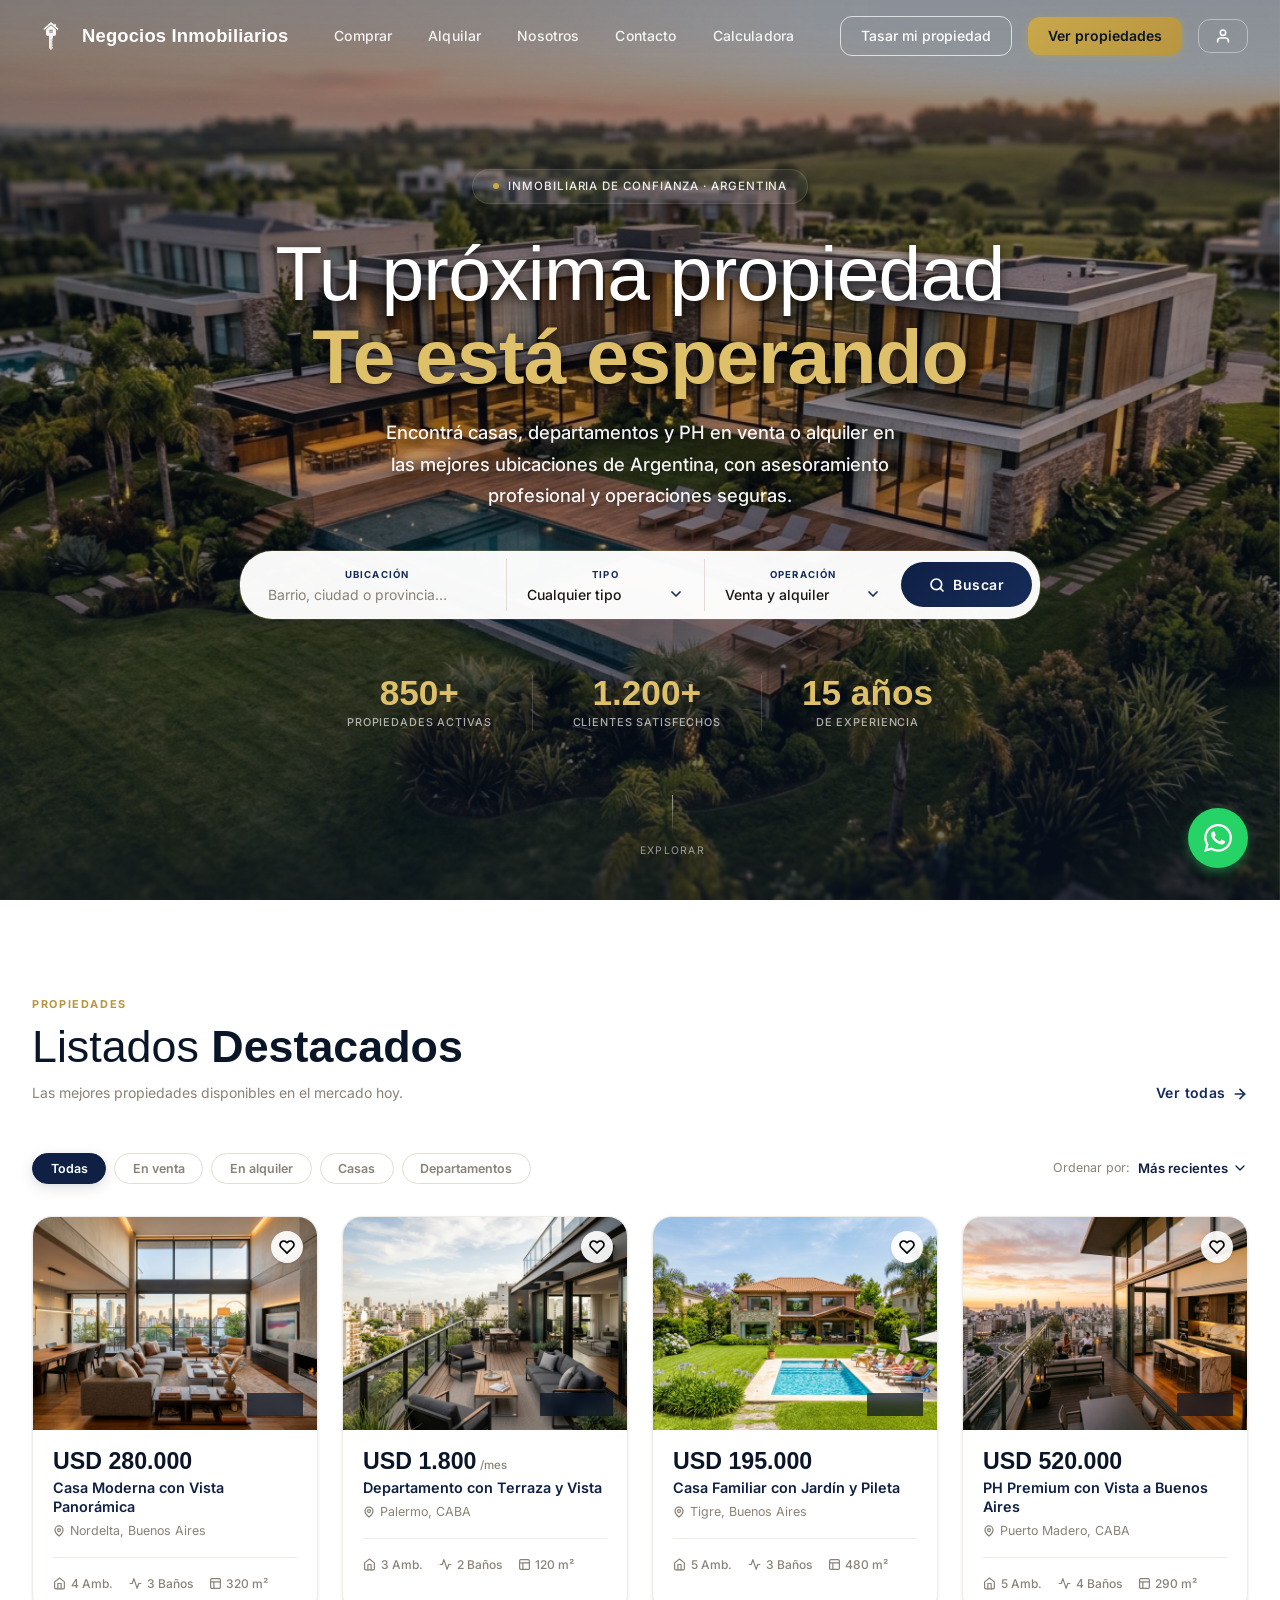
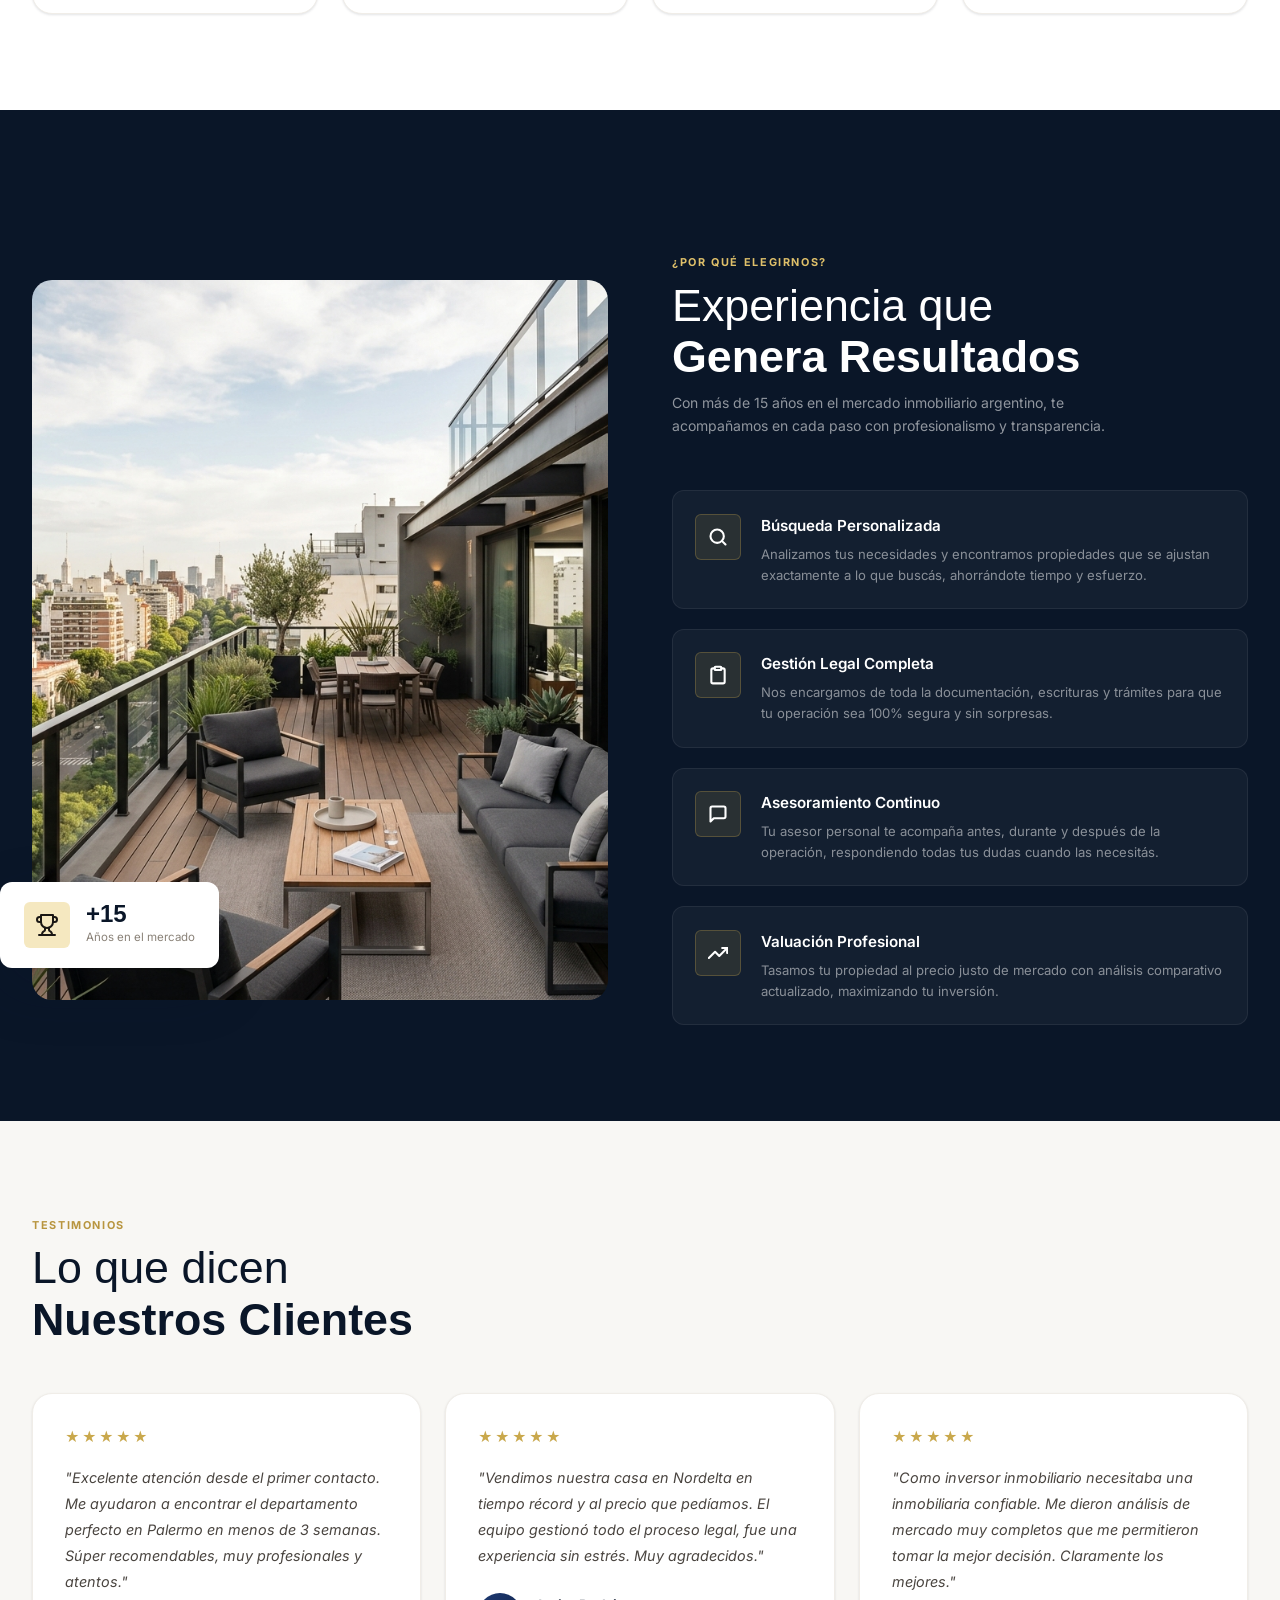
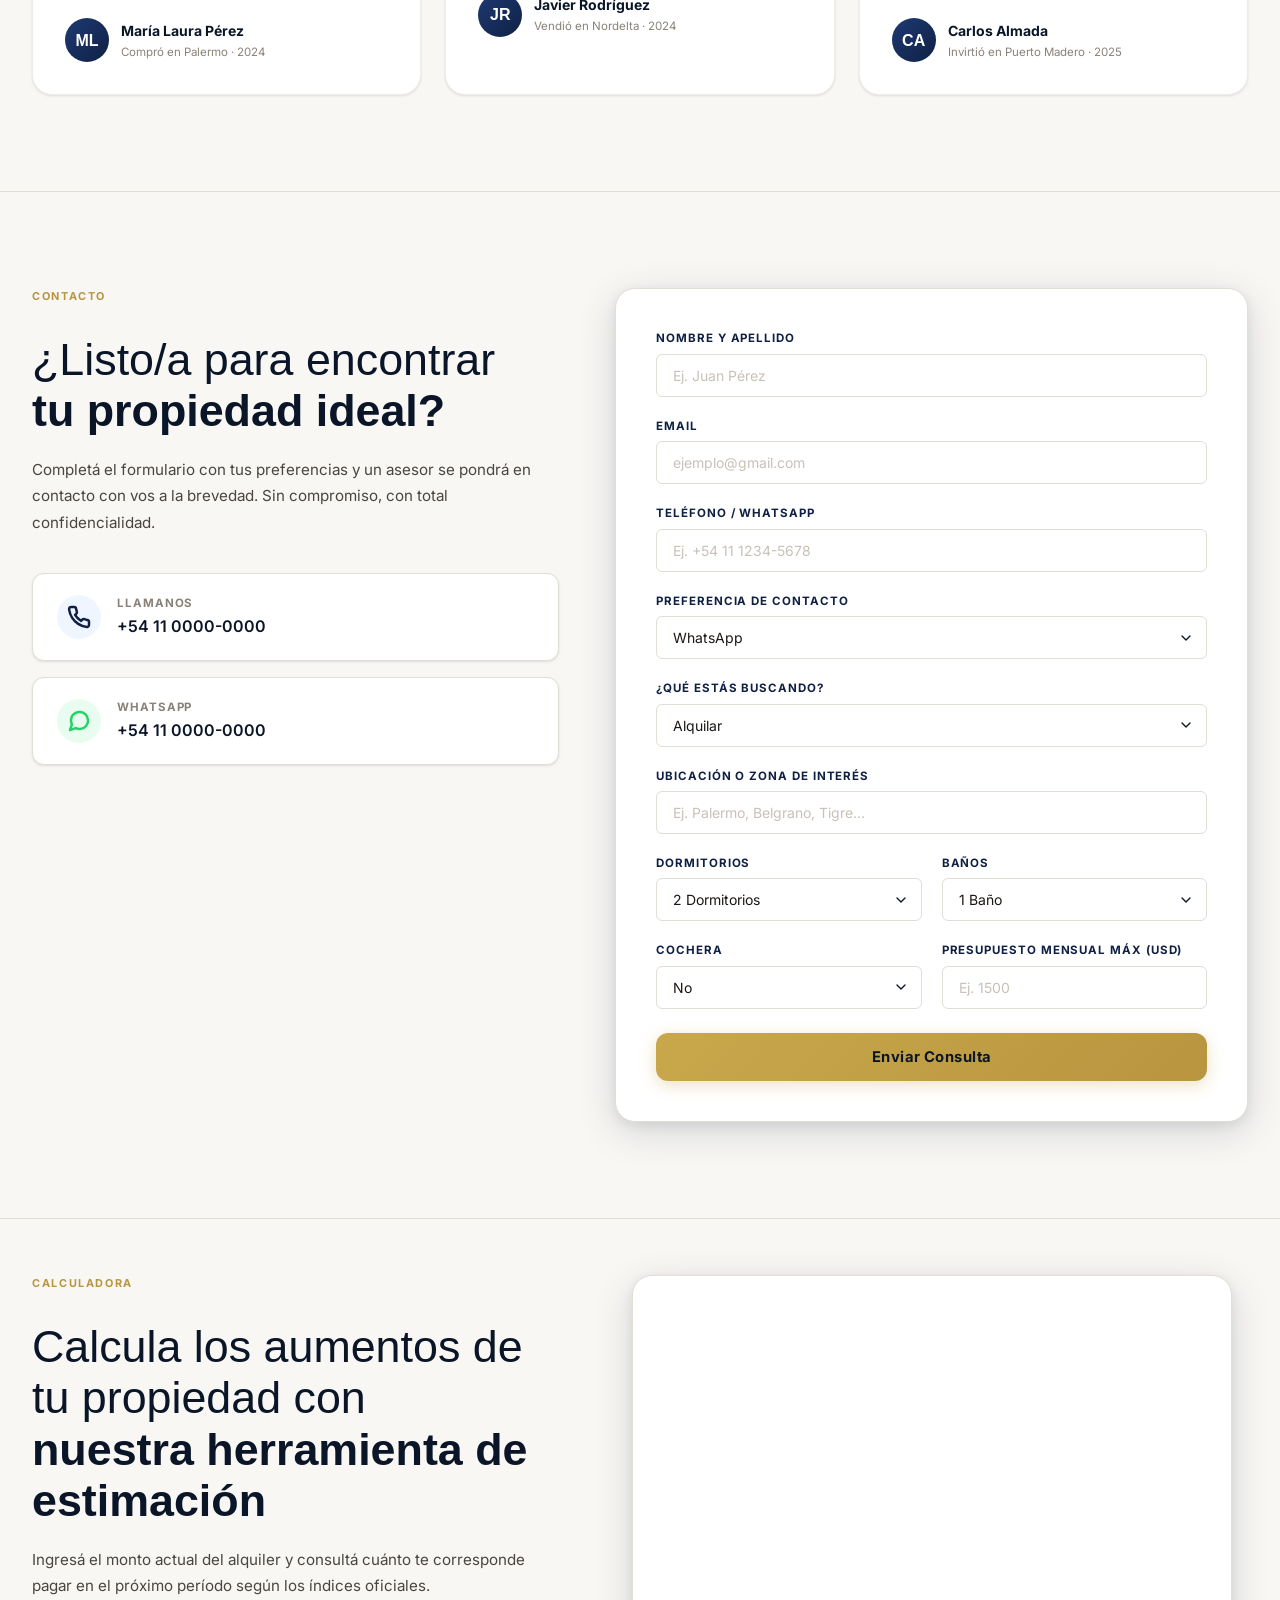
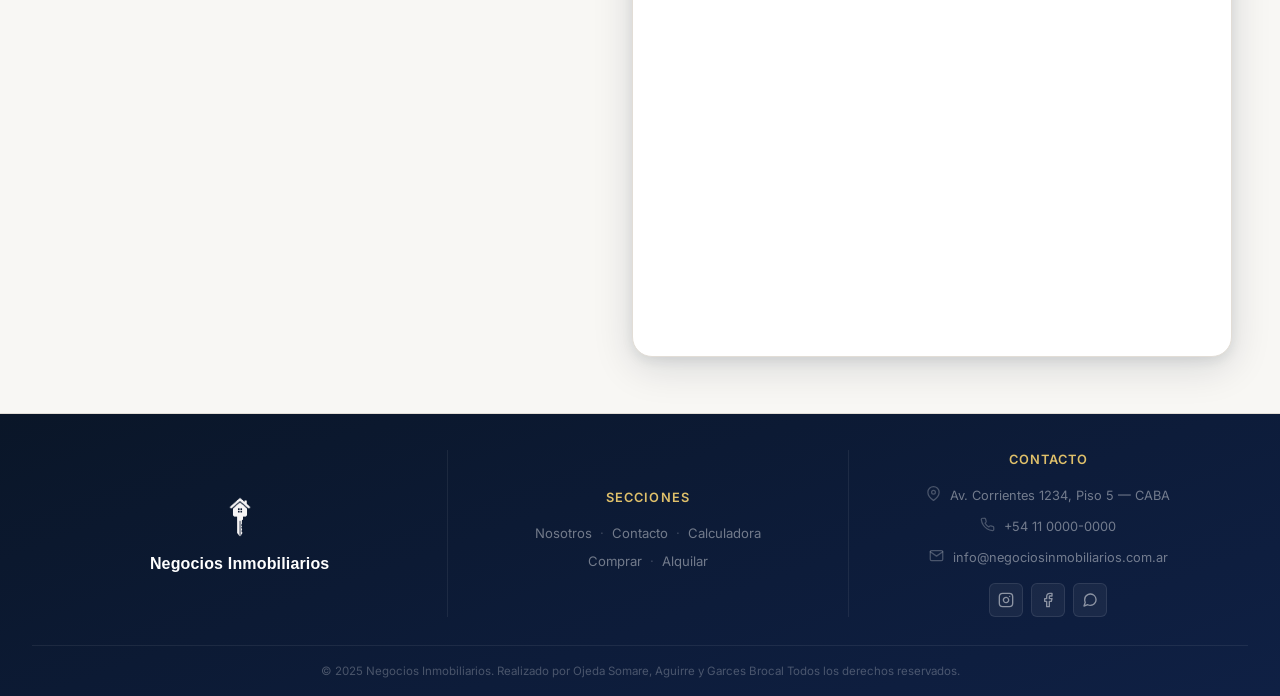
<file: index.html>
<!DOCTYPE html>
<html lang="es-AR">

<head>
  <!-- =========================================================================
       1. CABECERA (HEAD) — Configuración, SEO, Metadatos y Optimización de Rendimiento
       ========================================================================= -->
  <!-- Codificación de caracteres estándar (soporta acentos y caracteres latinos) -->
  <meta charset="UTF-8">
  <meta name="viewport" content="width=device-width, initial-scale=1.0">

  <!-- SEO Principal -->
  <title>Negocios Inmobiliarios | Compra, Venta y Alquiler de Propiedades en Argentina</title>
  <!-- Descripción optimizada: keywords principales, ubicación y operación -->
  <meta name="description"
    content="Encontrá tu propiedad ideal en Argentina. Casas, departamentos y PH en venta y alquiler. Asesoramiento profesional, operaciones seguras y las mejores ubicaciones del país.">
  <!-- Keywords con sinónimos y términos relacionados -->
  <meta name="keywords"
    content="inmobiliaria argentina, propiedades en venta, departamentos en alquiler, casas en venta, bienes raíces argentina, compra venta propiedades, alquiler departamentos Buenos Aires">
  <!-- Autor -->
  <meta name="author" content="Negocios Inmobiliarios">
  <!-- Robots: directivas que instruyen a los motores de búsqueda como Google sobre cómo rastrear e indexar un sitio web -->
  <meta name="robots" content="index, follow">
  <!-- Canonical URL: la URL oficial de la página -->
  <link rel="canonical" href="https://www.negociosinmobiliarios.com.ar/">

  <!-- ======================================================================================= -->
  <!-- Open Graph (redes sociales): información que se muestra en las redes sociales cuando se comparte un enlace -->
  <meta property="og:type" content="website">
  <!-- URL de la página -->
  <meta property="og:url" content="https://www.negociosinmobiliarios.com.ar/">
  <!-- Título que se muestra en las redes sociales -->
  <meta property="og:title" content="Negocios Inmobiliarios | Propiedades en Argentina">
  <!-- Descripción que se muestra en las redes sociales -->
  <meta property="og:description"
    content="Comprá, vendé o alquilá propiedades en Argentina con asesoramiento profesional. Encontrá la casa de tus sueños.">
  <!-- Imagen que se muestra en las redes sociales -->
  <meta property="og:image" content="assets/media/hero.jpg">
  <!-- Localización -->
  <meta property="og:locale" content="es_AR">
  <!-- Nombre del sitio -->
  <meta property="og:site_name" content="Negocios Inmobiliarios">

  <!-- ======================================================================================= -->
  <!-- Tarjeta de Twitter (Twitter Card) -->
  <meta name="twitter:card" content="summary_large_image">
  <!--estructura que proporciona Twitter para mostrar contenido enriquecido en tweets-->
  <!-- URL de la página -->
  <meta name="twitter:url" content="https://www.negociosinmobiliarios.com.ar/">
  <!-- Título que se muestra en las redes sociales -->
  <meta name="twitter:title" content="Negocios Inmobiliarios | Propiedades en Argentina">
  <!-- Descripción que se muestra en las redes sociales -->
  <meta name="twitter:description"
    content="Comprá, vendé o alquilá propiedades en Argentina con asesoramiento profesional.">
  <!-- Imagen que se muestra en las redes sociales -->
  <meta name="twitter:image" content="assets/media/hero.jpg">

  <!-- ======================================================================================= -->
  <!-- SEO Geográfico (Geo SEO) -->
  <!-- Indica la región geográfica asociada con el contenido de la página -->
  <meta name="geo.region" content="AR">
  <!-- Indica el país asociado con el contenido de la página -->
  <meta name="geo.country" content="Argentina">
  <!-- Idioma -->
  <meta name="language" content="Spanish">

  <!-- Favicon -->
  <link rel="icon" href="assets/media/logo.ico">

  <!-- Preconexión de Google Fonts -->
  <link rel="preconnect" href="https://fonts.googleapis.com">
  <link rel="preconnect" href="https://fonts.gstatic.com" crossorigin>

  <!-- Hoja de estilos -->
  <link rel="stylesheet" href="assets/styles/style.css">

  <!-- Datos estructurados / Schema.org -->
  <!-- JSON-LD (JavaScript Object Notation for Linked Data) es un formato de datos que se utiliza para estructurar información en una página web. -->
  <!-- Schema.org es una iniciativa conjunta de Google, Bing, Yahoo y Yandex para crear y mantener un vocabulario común de marcado de datos en Internet. -->
  <!-- Se utiliza para proporcionar a los motores de búsqueda información estructurada sobre el contenido de una página web. -->
  <script type="application/ld+json">
  {
    "@context": "https://schema.org",
    "@type": "RealEstateAgent",
    "name": "Negocios Inmobiliarios",
    "description": "Inmobiliaria especializada en compra, venta y alquiler de propiedades residenciales en Argentina.",
    "url": "https://www.negociosinmobiliarios.com.ar",
    "telephone": "+54-11-0000-0000",
    "address": {
      "@type": "PostalAddress",
      "addressCountry": "AR",
      "addressLocality": "Buenos Aires"
    },
    "sameAs": [
      "https://www.instagram.com/negociosinmobiliarios",
      "https://www.facebook.com/negociosinmobiliarios"
    ],
    "openingHours": "Mo-Fr 09:00-18:00",
    "priceRange": "$$"
  }
  </script>
</head>

<body>

  <!-- =========================================================================
       2. ENCABEZADO Y MENÚ DE NAVEGACIÓN (HEADER / NAVBAR)
       Estructura semántica con <header>, <nav>, <ul>, <li> y enlaces <a> (Rubro obligatorio)
       ========================================================================= -->
  <header>

    <!-- Inicio de Navbar -->
    <nav id="navbar" class="navbar" aria-label="Navegación principal">

      <!-- Logo -->
      <a href="index.html" class="nav-logo" aria-label="Negocios Inmobiliarios - Inicio">
        <img src="assets/media/logoLight.png" alt="Negocios Inmobiliarios" class="logo-light">
        <img src="assets/media/logoDark.png" alt="Negocios Inmobiliarios" class="logo-dark">
        <span class="logo-text">Negocios Inmobiliarios</span>
      </a>

      <!-- Menu -->
      <ul class="nav-menu">
        <li><a href="#propiedades" class="nav-link active" id="nav-comprar">Comprar</a></li>
        <li><a href="#propiedades" class="nav-link" id="nav-alquilar">Alquilar</a></li>
        <li><a href="pages/nosotros.html" class="nav-link" id="nav-nosotros">Nosotros</a></li>
        <li><a href="#contacto" class="nav-link" id="nav-contacto">Contacto</a></li>
        <li><a href="#calculadora" class="nav-link" id="nav-calculadora">Calculadora</a></li>
      </ul>

      <!-- Botones de acción -->
      <div class="nav-actions">
        <!-- Botón tasación -->
        <a href="#contacto" class="nav-cta" id="nav-cta-tasar">Tasar mi propiedad</a>
        <!-- Botón ver propiedades -->
        <a href="#propiedades" class="btn-nav-primary" id="nav-cta-ver">Ver propiedades</a>
        <!-- Botón login -->
        <a href="pages/admin/panelAdmin.html" class="nav-login-btn" aria-label="Iniciar Sesión"
          title="Panel de Administración">

          <!-- Ícono de login -->
          <svg xmlns="http://www.w3.org/2000/svg" width="16" height="16" viewBox="0 0 24 24" fill="none"
            stroke="currentColor" stroke-width="2.5" stroke-linecap="round" stroke-linejoin="round" aria-hidden="true">
            <path d="M20 21v-2a4 4 0 0 0-4-4H8a4 4 0 0 0-4 4v2" />
            <circle cx="12" cy="7" r="4" />
          </svg>

        </a>
      </div>

      <!-- Botón hamburguesa -->
      <button class="hamburger" id="hamburger" aria-label="Abrir menú" aria-expanded="false" aria-controls="mobileNav">
        <span></span><span></span><span></span>
      </button>
    </nav>
    <!-- Fin de Navbar -->


    <!-- Navegación móvil -->
    <nav id="mobileNav" class="mobile-nav" aria-label="Menú móvil">

      <!-- Menu -->
      <a href="#propiedades" class="nav-link">Comprar</a>
      <a href="#propiedades" class="nav-link">Alquilar</a>
      <a href="pages/nosotros.html" class="nav-link">Nosotros</a>
      <a href="#contacto" class="nav-link">Contacto</a>
      <a href="#calculadora" class="nav-link">Calculadora</a>

      <!-- Botones de acción -->
      <div class="mobile-nav-actions" style="flex-direction:column; gap:0.5rem;">

        <!-- Botón tasación -->
        <a href="#contacto" class="nav-cta"
          style="border-color:var(--navy-800);color:var(--navy-800); text-align:center;">Tasar mi propiedad</a>

        <!-- Botón ver propiedades -->
        <a href="#propiedades" class="btn-nav-primary" style="text-align:center;">Ver propiedades</a>

        <!-- Botón login -->
        <a href="pages/admin/panelAdmin.html" class="btn-nav-primary"
          style="background:var(--navy-900); color:var(--white); text-align:center; display:flex; align-items:center; justify-content:center; gap:0.5rem;">
          <!-- Ícono del Login -->
          <svg xmlns="http://www.w3.org/2000/svg" width="16" height="16" viewBox="0 0 24 24" fill="none"
            stroke="currentColor" stroke-width="2.5" stroke-linecap="round" stroke-linejoin="round" aria-hidden="true">
            <path d="M20 21v-2a4 4 0 0 0-4-4H8a4 4 0 0 0-4 4v2" />
            <circle cx="12" cy="7" r="4" />
          </svg>
          Ingresar
        </a>
        <a href="pages/propietario/panelPropietario.html"
  class="btn-nav-primary"
  style="background:var(--navy-800); color:var(--white); text-align:center; display:flex; align-items:center; justify-content:center; gap:0.5rem;">

    Propietario

</a>
      </div>
    </nav>
    <!-- Fin de la navegación móvil -->

  </header>
  <!-- Fin de Header -->


  <main>

    <!-- =========================================================================
         3. SECCIÓN HERO (PORTADA PRINCIPAL Y MOTOR DE BÚSQUEDA)
         Título principal h1, subtítulo, formulario de búsqueda rápida y métricas de confianza
         ========================================================================= -->
    <section class="hero" aria-label="Sección principal" id="inicio">

      <!-- Contenedor de fondo -->
      <div class="hero-bg" role="img"></div>

      <!-- Overlay para mejorar el contraste del texto -->
      <div class="hero-overlay" aria-hidden="true"></div>

      <!-- Contenedor del contenido -->
      <div class="hero-content">

        <!-- Badge de confianza -->
        <div class="hero-badge">
          <span class="hero-badge-dot" aria-hidden="true"></span>
          Inmobiliaria de Confianza · Argentina
        </div>

        <!-- Título principal -->
        <h1 class="hero-title">
          Tu próxima propiedad<br>
          <strong>Te está esperando</strong>
        </h1>

        <!-- Subtítulo -->
        <p class="hero-subtitle">
          Encontrá casas, departamentos y PH en venta o alquiler en las mejores ubicaciones de Argentina, con
          asesoramiento profesional y operaciones seguras.
        </p>

        <!-- Formulario de búsqueda -->
        <form class="hero-search" id="searchForm" role="search" aria-label="Buscar propiedades">

          <!-- Ubicación -->
          <div class="search-group">
            <label for="searchLocation">Ubicación</label>
            <input type="text" id="searchLocation" name="location" placeholder="Barrio, ciudad o provincia…"
              autocomplete="off" aria-label="Ingresar ubicación">
          </div>

          <!-- Tipo de propiedad -->
          <div class="search-group">
            <label for="searchTipo">Tipo</label>
            <select id="searchTipo" name="tipo" aria-label="Tipo de propiedad" class="custom-select">
              <option value="">Cualquier tipo</option>
              <option value="casa">Casa</option>
              <option value="departamento">Departamento</option>
              <option value="ph">PH</option>
              <option value="duplex">Dúplex</option>
              <option value="campo">Campo</option>
            </select>
          </div>

          <!-- Operación -->
          <div class="search-group">
            <label for="searchOperacion">Operación</label>
            <select id="searchOperacion" name="operacion" aria-label="Tipo de operación" class="custom-select">
              <option value="">Venta y alquiler</option>
              <option value="venta">Venta</option>
              <option value="alquiler">Alquiler</option>
            </select>
          </div>

          <!-- Botón buscar -->
          <button type="submit" class="btn-search" id="btn-buscar" aria-label="Buscar propiedades">
            <!-- Ícono de buscar -->
            <svg xmlns="http://www.w3.org/2000/svg" width="16" height="16" viewBox="0 0 24 24" fill="none"
              stroke="currentColor" stroke-width="2.5" stroke-linecap="round" stroke-linejoin="round"
              aria-hidden="true">
              <circle cx="11" cy="11" r="8" />
              <path d="m21 21-4.35-4.35" />
            </svg>
            Buscar
          </button>
        </form>
      </div>
      <!-- Fin de Formulario de Búsqueda -->

      <!-- Métricas de Confianza -->
      <div class="hero-stats">

        <!-- Propiedades activas -->
        <div class="stat-item">
          <div class="stat-value" data-count="850" data-suffix="+">0+</div>
          <div class="stat-label">Propiedades activas</div>
        </div>
        <div class="stat-divider" aria-hidden="true"></div>

        <!-- Clientes satisfechos -->
        <div class="stat-item">
          <div class="stat-value" data-count="1200" data-suffix="+">0+</div>
          <div class="stat-label">Clientes satisfechos</div>
        </div>

        <!-- Años de experiencia -->
        <div class="stat-divider" aria-hidden="true"></div>
        <div class="stat-item">
          <div class="stat-value" data-count="15" data-suffix=" años">0 años</div>
          <div class="stat-label">De experiencia</div>
        </div>
        <!-- Fin de Métricas de Confianza -->
      </div>

      <!-- Indicador de Scroll -->
      <div class="hero-scroll" aria-hidden="true">
        <span class="scroll-line"></span>
        Explorar
      </div>

    </section>
    <!-- Fin de Sección Hero -->

    <!-- =========================================================================
         4. CATÁLOGO DE PROPIEDADES DESTACADAS
         Filtros por tipo/operación, selector de orden y tarjetas interactivas de inmuebles
         ========================================================================= -->
    <section id="propiedades" aria-labelledby="propiedades-title">
      <div class="container">

        <!-- Cabecera de la sección -->
        <div class="section-header reveal">

          <!-- Grupo de título -->
          <div>
            <span class="section-tag">Propiedades</span>

            <!-- Título -->
            <h2 class="section-title" id="propiedades-title">
              Listados <strong>Destacados</strong>
            </h2>

            <!-- Subtítulo -->
            <p class="section-subtitle">Las mejores propiedades disponibles en el mercado hoy.</p>
          </div>
          <!-- Fin de Grupo de título -->

          <!-- Enlace ver todas -->
          <a href="#propiedades" class="section-link" id="link-ver-todas">
            Ver todas

            <!-- Ícono ver todas -->
            <svg xmlns="http://www.w3.org/2000/svg" width="16" height="16" viewBox="0 0 24 24" fill="none"
              stroke="currentColor" stroke-width="2.5" stroke-linecap="round" stroke-linejoin="round"
              aria-hidden="true">
              <path d="M5 12h14" />
              <path d="m12 5 7 7-7 7" />
            </svg>
          </a>
        </div>

        <!-- Filtros y orden -->
        <div class="listings-controls reveal">

          <!-- Botones de filtro -->
          <div class="filter-tabs">
            <button class="filter-tab active" data-filter="all" id="tab-all">Todas</button>
            <button class="filter-tab" data-filter="venta" id="tab-venta">En
              venta</button>
            <button class="filter-tab" data-filter="alquiler" id="tab-alquiler">En
              alquiler</button>
            <button class="filter-tab" data-filter="casa" id="tab-casas">Casas</button>
            <button class="filter-tab" data-filter="departamento" id="tab-dptos">Departamentos</button>
          </div>
          <!-- Fin de Botones de filtro -->

          <!-- Selector de orden -->
          <div class="sort-control">
            <label for="sortSelect" style="white-space:nowrap;">Ordenar por:</label>
            <select id="sortSelect" aria-label="Ordenar propiedades">
              <option value="newest">Más recientes</option>
              <option value="price-asc">Menor precio</option>
              <option value="price-desc">Mayor precio</option>
            </select>
          </div>
          <!-- Fin de Selector de orden -->

        </div>
        <!-- Fin de Filtros y orden -->

        <!-- Grid de propiedades -->
        <div class="properties-grid" id="propertiesGrid">

          <!-- Tarjeta 1 -->
          <article class="property-card reveal reveal-delay-1" data-id="1" data-tipo="venta" data-price="280000"
            aria-label="Casa Moderna en Nordelta">

            <!-- Imagen de la propiedad -->
            <div class="card-image-wrap">
              <img src="assets/media/prop1.jpg" alt="Casa moderna con vista panorámica en Nordelta, Buenos Aires"
                loading="lazy" width="400" height="300">

              <!-- Botón favoritos -->
              <button class="card-favorite" aria-label="Guardar en favoritos" aria-pressed="false">

                <!-- Ícono de favoritos -->
                <svg xmlns="http://www.w3.org/2000/svg" width="16" height="16" viewBox="0 0 24 24" fill="none"
                  stroke="currentColor" stroke-width="2.5" stroke-linecap="round" stroke-linejoin="round"
                  aria-hidden="true">
                  <path
                    d="M20.84 4.61a5.5 5.5 0 0 0-7.78 0L12 5.67l-1.06-1.06a5.5 5.5 0 0 0-7.78 7.78l1.06 1.06L12 21.23l7.78-7.78 1.06-1.06a5.5 5.5 0 0 0 0-7.78z">
                  </path>
                </svg>
              </button>
              <!-- Fin de Botón favoritos -->

              <!-- Etiqueta de tipo -->
              <span class="card-type">Venta</span>
            </div>
            <!-- Fin de Imagen de la propiedad -->

            <!-- Cuerpo de la tarjeta -->
            <div class="card-body">

              <!-- Precio -->
              <div class="card-price">USD 280.000<span class="card-price-unit"></span></div>

              <!-- Título -->
              <h3 class="card-title">Casa Moderna con Vista Panorámica</h3>

              <!-- Ubicación -->
              <p class="card-location">

                <!-- Icono de ubicación -->
                <svg xmlns="http://www.w3.org/2000/svg" width="12" height="12" viewBox="0 0 24 24" fill="none"
                  stroke="currentColor" stroke-width="2.5" stroke-linecap="round" stroke-linejoin="round"
                  aria-hidden="true">
                  <path d="M20 10c0 6-8 12-8 12s-8-6-8-12a8 8 0 0 1 16 0Z" />
                  <circle cx="12" cy="10" r="3" />
                </svg>
                Nordelta, Buenos Aires
              </p>

              <!-- Características -->
              <div class="card-features">

                <!-- Ambientes -->
                <div class="card-feature">
                  <svg xmlns="http://www.w3.org/2000/svg" width="13" height="13" viewBox="0 0 24 24" fill="none"
                    stroke="currentColor" stroke-width="2.2" stroke-linecap="round" stroke-linejoin="round"
                    aria-hidden="true">
                    <path d="M3 9l9-7 9 7v11a2 2 0 0 1-2 2H5a2 2 0 0 1-2-2z" />
                    <polyline points="9 22 9 12 15 12 15 22" />
                  </svg>
                  4 Amb.
                </div>

                <!-- Baños -->
                <div class="card-feature">
                  <svg xmlns="http://www.w3.org/2000/svg" width="13" height="13" viewBox="0 0 24 24" fill="none"
                    stroke="currentColor" stroke-width="2.2" stroke-linecap="round" stroke-linejoin="round"
                    aria-hidden="true">
                    <path d="M22 12h-4l-3 9L9 3l-3 9H2" />
                  </svg>
                  3 Baños
                </div>

                <!-- Superficie -->
                <div class="card-feature">
                  <svg xmlns="http://www.w3.org/2000/svg" width="13" height="13" viewBox="0 0 24 24" fill="none"
                    stroke="currentColor" stroke-width="2.2" stroke-linecap="round" stroke-linejoin="round"
                    aria-hidden="true">
                    <rect width="18" height="18" x="3" y="3" rx="2" />
                    <path d="M3 9h18M9 21V9" />
                  </svg>
                  320 m²
                </div>
              </div>

            </div>
          </article>

          <!-- Tarjeta 2 -->
          <article class="property-card reveal reveal-delay-2" data-id="2" data-tipo="alquiler" data-price="1800"
            aria-label="Departamento en Palermo">

            <!-- Imagen de la propiedad -->
            <div class="card-image-wrap">
              <img src="assets/media/prop2.jpg" alt="Departamento con terraza en Palermo, Buenos Aires" loading="lazy"
                width="400" height="300">

              <!-- Botón favoritos -->
              <button class="card-favorite" aria-label="Guardar en favoritos" aria-pressed="false">
                <svg xmlns="http://www.w3.org/2000/svg" width="16" height="16" viewBox="0 0 24 24" fill="none"
                  stroke="currentColor" stroke-width="2.5" stroke-linecap="round" stroke-linejoin="round"
                  aria-hidden="true">
                  <path
                    d="M20.84 4.61a5.5 5.5 0 0 0-7.78 0L12 5.67l-1.06-1.06a5.5 5.5 0 0 0-7.78 7.78l1.06 1.06L12 21.23l7.78-7.78 1.06-1.06a5.5 5.5 0 0 0 0-7.78z">
                  </path>
                </svg>
              </button>


              <span class="card-type">Alquiler</span>
            </div>

            <!-- Fin de Imagen de la propiedad -->

            <div class="card-body">
              <!-- Precio -->
              <div class="card-price">USD 1.800<span class="card-price-unit">/mes</span></div>

              <!-- Título -->
              <h3 class="card-title">Departamento con Terraza y Vista</h3>

              <!-- Ubicación -->
              <p class="card-location">
                <svg xmlns="http://www.w3.org/2000/svg" width="12" height="12" viewBox="0 0 24 24" fill="none"
                  stroke="currentColor" stroke-width="2.5" stroke-linecap="round" stroke-linejoin="round"
                  aria-hidden="true">
                  <path d="M20 10c0 6-8 12-8 12s-8-6-8-12a8 8 0 0 1 16 0Z" />
                  <circle cx="12" cy="10" r="3" />
                </svg>
                Palermo, CABA
              </p>

              <!-- Características -->
              <div class="card-features">

                <!-- Ambientes -->
                <div class="card-feature">
                  <svg xmlns="http://www.w3.org/2000/svg" width="13" height="13" viewBox="0 0 24 24" fill="none"
                    stroke="currentColor" stroke-width="2.2" stroke-linecap="round" stroke-linejoin="round"
                    aria-hidden="true">
                    <path d="M3 9l9-7 9 7v11a2 2 0 0 1-2 2H5a2 2 0 0 1-2-2z" />
                    <polyline points="9 22 9 12 15 12 15 22" />
                  </svg>
                  3 Amb.
                </div>

                <!-- Baños -->
                <div class="card-feature">
                  <svg xmlns="http://www.w3.org/2000/svg" width="13" height="13" viewBox="0 0 24 24" fill="none"
                    stroke="currentColor" stroke-width="2.2" stroke-linecap="round" stroke-linejoin="round"
                    aria-hidden="true">
                    <path d="M22 12h-4l-3 9L9 3l-3 9H2" />
                  </svg>
                  2 Baños
                </div>

                <!-- Superficie -->
                <div class="card-feature">
                  <svg xmlns="http://www.w3.org/2000/svg" width="13" height="13" viewBox="0 0 24 24" fill="none"
                    stroke="currentColor" stroke-width="2.2" stroke-linecap="round" stroke-linejoin="round"
                    aria-hidden="true">
                    <rect width="18" height="18" x="3" y="3" rx="2" />
                    <path d="M3 9h18M9 21V9" />
                  </svg>
                  120 m²
                </div>
              </div>
            </div>
          </article>

          <!-- Tarjeta 3 -->
          <article class="property-card reveal reveal-delay-3" data-id="3" data-tipo="venta" data-price="195000"
            aria-label="Casa familiar en Tigre">

            <!-- Imagen de la propiedad -->
            <div class="card-image-wrap">
              <img src="assets/media/prop3.jpg" alt="Casa familiar con jardín y pileta en Tigre, Buenos Aires"
                loading="lazy" width="400" height="300">

              <!-- Botón favoritos -->
              <button class="card-favorite" aria-label="Guardar en favoritos" aria-pressed="false">

                <!-- Ícono de favoritos -->
                <svg xmlns="http://www.w3.org/2000/svg" width="16" height="16" viewBox="0 0 24 24" fill="none"
                  stroke="currentColor" stroke-width="2.5" stroke-linecap="round" stroke-linejoin="round"
                  aria-hidden="true">
                  <path
                    d="M20.84 4.61a5.5 5.5 0 0 0-7.78 0L12 5.67l-1.06-1.06a5.5 5.5 0 0 0-7.78 7.78l1.06 1.06L12 21.23l7.78-7.78 1.06-1.06a5.5 5.5 0 0 0 0-7.78z">
                  </path>
                </svg>
              </button>

              <!-- Fin de Botón favoritos -->

              <!-- Etiqueta de tipo -->
              <span class="card-type">Venta</span>
            </div>
            <!-- Fin de Imagen de la propiedad -->

            <div class="card-body">
              <!-- Precio -->
              <div class="card-price">USD 195.000<span class="card-price-unit"></span></div>

              <!-- Título -->
              <h3 class="card-title">Casa Familiar con Jardín y Pileta</h3>

              <!-- Ubicación -->
              <p class="card-location">
                <svg xmlns="http://www.w3.org/2000/svg" width="12" height="12" viewBox="0 0 24 24" fill="none"
                  stroke="currentColor" stroke-width="2.5" stroke-linecap="round" stroke-linejoin="round"
                  aria-hidden="true">
                  <path d="M20 10c0 6-8 12-8 12s-8-6-8-12a8 8 0 0 1 16 0Z" />
                  <circle cx="12" cy="10" r="3" />
                </svg>
                Tigre, Buenos Aires
              </p>

              <!-- Características -->
              <div class="card-features">
                <!-- Ambientes -->
                <div class="card-feature">
                  <svg xmlns="http://www.w3.org/2000/svg" width="13" height="13" viewBox="0 0 24 24" fill="none"
                    stroke="currentColor" stroke-width="2.2" stroke-linecap="round" stroke-linejoin="round"
                    aria-hidden="true">
                    <path d="M3 9l9-7 9 7v11a2 2 0 0 1-2 2H5a2 2 0 0 1-2-2z" />
                    <polyline points="9 22 9 12 15 12 15 22" />
                  </svg>
                  5 Amb.
                </div>

                <!-- Baños -->
                <div class="card-feature">
                  <svg xmlns="http://www.w3.org/2000/svg" width="13" height="13" viewBox="0 0 24 24" fill="none"
                    stroke="currentColor" stroke-width="2.2" stroke-linecap="round" stroke-linejoin="round"
                    aria-hidden="true">
                    <path d="M22 12h-4l-3 9L9 3l-3 9H2" />
                  </svg>
                  3 Baños
                </div>

                <!-- Superficie -->
                <div class="card-feature">
                  <svg xmlns="http://www.w3.org/2000/svg" width="13" height="13" viewBox="0 0 24 24" fill="none"
                    stroke="currentColor" stroke-width="2.2" stroke-linecap="round" stroke-linejoin="round"
                    aria-hidden="true">
                    <rect width="18" height="18" x="3" y="3" rx="2" />
                    <path d="M3 9h18M9 21V9" />
                  </svg>
                  480 m²
                </div>
              </div>
            </div>
          </article>

          <!-- Tarjeta 4 -->
          <article class="property-card reveal reveal-delay-1" data-id="4" data-tipo="venta" data-price="520000"
            aria-label="PH con terraza en Puerto Madero">

            <!-- Imagen de la propiedad -->
            <div class="card-image-wrap">
              <img src="assets/media/prop4.jpg" alt="Penthouse con vista al Obelisco en Puerto Madero, Buenos Aires"
                loading="lazy" width="400" height="300">

              <!-- Botón favoritos -->
              <button class="card-favorite" aria-label="Guardar en favoritos" aria-pressed="false">

                <!-- Ícono de favoritos -->
                <svg xmlns="http://www.w3.org/2000/svg" width="16" height="16" viewBox="0 0 24 24" fill="none"
                  stroke="currentColor" stroke-width="2.5" stroke-linecap="round" stroke-linejoin="round"
                  aria-hidden="true">
                  <path
                    d="M20.84 4.61a5.5 5.5 0 0 0-7.78 0L12 5.67l-1.06-1.06a5.5 5.5 0 0 0-7.78 7.78l1.06 1.06L12 21.23l7.78-7.78 1.06-1.06a5.5 5.5 0 0 0 0-7.78z">
                  </path>
                </svg>
              </button>

              <!-- Fin de Botón favoritos -->

              <span class="card-type">Venta</span>
            </div>
            <!-- Fin de Imagen de la propiedad -->

            <div class="card-body">

              <!-- Precio -->
              <div class="card-price">USD 520.000<span class="card-price-unit"></span></div>

              <!-- Título -->
              <h3 class="card-title">PH Premium con Vista a Buenos Aires</h3>

              <!-- Ubicación -->
              <p class="card-location">
                <svg xmlns="http://www.w3.org/2000/svg" width="12" height="12" viewBox="0 0 24 24" fill="none"
                  stroke="currentColor" stroke-width="2.5" stroke-linecap="round" stroke-linejoin="round"
                  aria-hidden="true">
                  <path d="M20 10c0 6-8 12-8 12s-8-6-8-12a8 8 0 0 1 16 0Z" />
                  <circle cx="12" cy="10" r="3" />
                </svg>
                Puerto Madero, CABA
              </p>

              <!-- Características -->
              <div class="card-features">

                <!-- Ambientes -->
                <div class="card-feature">
                  <svg xmlns="http://www.w3.org/2000/svg" width="13" height="13" viewBox="0 0 24 24" fill="none"
                    stroke="currentColor" stroke-width="2.2" stroke-linecap="round" stroke-linejoin="round"
                    aria-hidden="true">
                    <path d="M3 9l9-7 9 7v11a2 2 0 0 1-2 2H5a2 2 0 0 1-2-2z" />
                    <polyline points="9 22 9 12 15 12 15 22" />
                  </svg>
                  5 Amb.
                </div>

                <!-- Baños -->
                <div class="card-feature">
                  <svg xmlns="http://www.w3.org/2000/svg" width="13" height="13" viewBox="0 0 24 24" fill="none"
                    stroke="currentColor" stroke-width="2.2" stroke-linecap="round" stroke-linejoin="round"
                    aria-hidden="true">
                    <path d="M22 12h-4l-3 9L9 3l-3 9H2" />
                  </svg>
                  4 Baños
                </div>

                <!-- Superficie -->
                <div class="card-feature">
                  <svg xmlns="http://www.w3.org/2000/svg" width="13" height="13" viewBox="0 0 24 24" fill="none"
                    stroke="currentColor" stroke-width="2.2" stroke-linecap="round" stroke-linejoin="round"
                    aria-hidden="true">
                    <rect width="18" height="18" x="3" y="3" rx="2" />
                    <path d="M3 9h18M9 21V9" />
                  </svg>
                  290 m²
                </div>
              </div>
              <!-- Fin de Características -->

            </div>
            <!-- Fin de body de la card -->
          </article>
          <!-- Fin de Tarjeta 4 -->

        </div>


        <!-- Botón cargar más -->
        <div class="load-more-wrap reveal">
          <button class="btn-load-more" id="loadMoreBtn" aria-label="Cargar más propiedades">

            <!-- Texto del botón -->
            Cargar más propiedades

            <!-- Ícono del botón -->
            <svg xmlns="http://www.w3.org/2000/svg" width="16" height="16" viewBox="0 0 24 24" fill="none"
              stroke="currentColor" stroke-width="2.5" stroke-linecap="round" stroke-linejoin="round"
              aria-hidden="true">
              <path d="M12 5v14" />
              <path d="m19 12-7 7-7-7" />
            </svg>
          </button>
        </div>
      </div>
    </section>

    <!-- =========================================================================
         5. SECCIÓN INSTITUCIONAL: POR QUÉ ELEGIRNOS (BENEFICIOS Y SERVICIOS)
         Detalle de propuesta de valor, asesoría legal, tasaciones y tarjeta flotante
         ========================================================================= -->
    <section class="why-us" id="nosotros" aria-labelledby="why-title">
      <div class="container">
        <div class="why-grid">

          <!-- Imagen de la sección "Por qué elegirnos" -->
          <div class="why-image-wrap reveal">
            <img src="assets/media/prop2.jpg" alt="Asesor inmobiliario profesional mostrando una propiedad"
              loading="lazy" width="600" height="750">

            <!-- Tarjeta flotante con beneficios -->
            <div class="why-card-float">

              <!-- Icono de la tarjeta flotante -->
              <div class="why-float-icon" aria-hidden="true">
                <svg xmlns="http://www.w3.org/2000/svg" width="24" height="24" viewBox="0 0 24 24" fill="none"
                  stroke="currentColor" stroke-width="2" stroke-linecap="round" stroke-linejoin="round"
                  aria-hidden="true">
                  <path d="M6 9H4.5a2.5 2.5 0 0 1 0-5H6"></path>
                  <path d="M18 9h1.5a2.5 2.5 0 0 0 0-5H18"></path>
                  <path d="M4 22h16"></path>
                  <path d="M10 14.66V17c0 .55-.47.98-.97 1.21C7.85 18.75 7 20.24 7 22"></path>
                  <path d="M14 14.66V17c0 .55.47.98.97 1.21C16.15 18.75 17 20.24 17 22"></path>
                  <path d="M18 2H6v7a6 6 0 0 0 12 0V2Z"></path>
                </svg>
              </div>

              <!-- Valor de la tarjeta flotante -->
              <div>
                <div class="why-float-value">+15</div>
                <div class="why-float-label">Años en el mercado</div>
              </div>
            </div>
            <!-- Fin de tarjeta flotante con beneficios -->
          </div>

          <!-- Contenido de la sección "Por qué elegirnos" -->
          <div class="why-features reveal">

            <!-- Encabezado de la sección -->
            <div>

              <!-- Tag de la sección -->
              <span class="section-tag">¿Por qué elegirnos?</span>

              <!-- Título de la sección -->
              <h2 class="section-title" id="why-title">
                Experiencia que<br><strong>Genera Resultados</strong>
              </h2>

              <!-- Subtítulo de la sección -->
              <p class="section-subtitle" style="color:rgba(255,255,255,0.55);">
                Con más de 15 años en el mercado inmobiliario argentino, te acompañamos en cada paso con profesionalismo
                y transparencia.
              </p>
            </div>


            <!-- Lista de beneficios -->
            <div style="display:flex;flex-direction:column;gap:1.25rem;margin-top:2rem;">

              <!-- Beneficio 1 -->
              <div class="why-feature">

                <!-- Icono del beneficio -->
                <div class="why-feature-icon" aria-hidden="true">
                  <svg xmlns="http://www.w3.org/2000/svg" width="20" height="20" viewBox="0 0 24 24" fill="none"
                    stroke="currentColor" stroke-width="2.5" stroke-linecap="round" stroke-linejoin="round"
                    aria-hidden="true">
                    <circle cx="11" cy="11" r="8"></circle>
                    <line x1="21" y1="21" x2="16.65" y2="16.65"></line>
                  </svg>
                </div>

                <!-- Contenido del beneficio -->
                <div>

                  <!-- Título del beneficio -->
                  <div class="why-feature-title">Búsqueda Personalizada</div>

                  <!-- Descripción del beneficio -->
                  <div class="why-feature-desc">Analizamos tus necesidades y encontramos propiedades que se ajustan
                    exactamente a lo que buscás, ahorrándote tiempo y esfuerzo.</div>
                </div>
              </div>

              <!-- Beneficio 2 -->
              <div class="why-feature">

                <!-- Icono del beneficio -->
                <div class="why-feature-icon" aria-hidden="true">
                  <svg xmlns="http://www.w3.org/2000/svg" width="20" height="20" viewBox="0 0 24 24" fill="none"
                    stroke="currentColor" stroke-width="2.5" stroke-linecap="round" stroke-linejoin="round"
                    aria-hidden="true">
                    <path d="M16 4h2a2 2 0 0 1 2 2v14a2 2 0 0 1-2 2H6a2 2 0 0 1-2-2V6a2 2 0 0 1 2-2h2"></path>
                    <rect x="8" y="2" width="8" height="4" rx="1" ry="1"></rect>
                  </svg>
                </div>

                <!-- Contenido del beneficio -->
                <div>

                  <!-- Título del beneficio -->
                  <div class="why-feature-title">Gestión Legal Completa</div>

                  <!-- Descripción del beneficio -->
                  <div class="why-feature-desc">Nos encargamos de toda la documentación, escrituras y trámites para que
                    tu operación sea 100% segura y sin sorpresas.</div>
                </div>
              </div>

              <!-- Beneficio 3 -->
              <div class="why-feature">

                <!-- Icono del beneficio -->
                <div class="why-feature-icon" aria-hidden="true">
                  <svg xmlns="http://www.w3.org/2000/svg" width="20" height="20" viewBox="0 0 24 24" fill="none"
                    stroke="currentColor" stroke-width="2.5" stroke-linecap="round" stroke-linejoin="round"
                    aria-hidden="true">
                    <path d="M21 15a2 2 0 0 1-2 2H7l-4 4V5a2 2 0 0 1 2-2h14a2 2 0 0 1 2 2z"></path>
                  </svg>
                </div>

                <!-- Contenido del beneficio -->
                <div>

                  <!-- Título del beneficio -->
                  <div class="why-feature-title">Asesoramiento Continuo</div>

                  <!-- Descripción del beneficio -->
                  <div class="why-feature-desc">Tu asesor personal te acompaña antes, durante y después de la operación,
                    respondiendo todas tus dudas cuando las necesitás.</div>
                </div>
              </div>

              <!-- Beneficio 4 -->
              <div class="why-feature">

                <!-- Icono del beneficio -->
                <div class="why-feature-icon" aria-hidden="true">
                  <svg xmlns="http://www.w3.org/2000/svg" width="20" height="20" viewBox="0 0 24 24" fill="none"
                    stroke="currentColor" stroke-width="2.5" stroke-linecap="round" stroke-linejoin="round"
                    aria-hidden="true">
                    <polyline points="23 6 13.5 15.5 8.5 10.5 1 18"></polyline>
                    <polyline points="17 6 23 6 23 12"></polyline>
                  </svg>
                </div>

                <!-- Contenido del beneficio -->
                <div>

                  <!-- Título del beneficio -->
                  <div class="why-feature-title">Valuación Profesional</div>

                  <!-- Descripción del beneficio -->
                  <div class="why-feature-desc">Tasamos tu propiedad al precio justo de mercado con análisis comparativo
                    actualizado, maximizando tu inversión.</div>
                </div>
              </div>
            </div>
          </div>
        </div>
      </div>
    </section>

    <!-- =========================================================================
         6. SECCIÓN DE TESTIMONIOS (SOCIAL PROOF Y OPINIONES DE CLIENTES)
         Valoraciones de 5 estrellas y reseñas reales de compradores/vendedores
         ========================================================================= -->
    <section class="testimonials" aria-labelledby="testimonials-title">
      <div class="container">
        <!-- Encabezado de la sección -->
        <div class="section-header reveal">
          <div>
            <span class="section-tag">Testimonios</span>
            <h2 class="section-title" id="testimonials-title">
              Lo que dicen<br><strong>Nuestros Clientes</strong>
            </h2>
          </div>
        </div>

        <!-- Grid de testimonios -->
        <div class="testimonials-carousel-container">
          <button class="testimonials-carousel-btn prev" id="btnTestimonialsPrev" aria-label="Testimonio anterior" type="button">
            <svg xmlns="http://www.w3.org/2000/svg" width="20" height="20" viewBox="0 0 24 24" fill="none" stroke="currentColor" stroke-width="2.5" stroke-linecap="round" stroke-linejoin="round"><path d="m15 18-6-6 6-6"/></svg>
          </button>

          <div class="testimonials-grid" id="testimonialsTrack">

          <!-- Testimonio 1 -->
          <div class="testimonial-card reveal reveal-delay-1">

            <!-- Estrellas de valoración -->
            <div class="testimonial-stars" aria-hidden="true">★★★★★</div>

            <!-- Texto del testimonio -->
            <p class="testimonial-text">"Excelente atención desde el primer contacto. Me ayudaron a encontrar el
              departamento perfecto en Palermo en menos de 3 semanas. Súper recomendables, muy profesionales y atentos."
            </p>

            <!-- Autor del testimonio -->
            <div class="testimonial-author">
              <div class="author-avatar" aria-hidden="true">ML</div>
              <div>
                <div class="author-name">María Laura Pérez</div>
                <div class="author-op">Compró en Palermo · 2024</div>
              </div>
            </div>
          </div>

          <!-- Testimonio 2 -->
          <div class="testimonial-card reveal reveal-delay-2">

            <!-- Estrellas de valoración -->
            <div class="testimonial-stars" aria-hidden="true">★★★★★</div>

            <!-- Texto del testimonio -->
            <p class="testimonial-text">"Vendimos nuestra casa en Nordelta en tiempo récord y al precio que pedíamos. El
              equipo gestionó todo el proceso legal, fue una experiencia sin estrés. Muy agradecidos."</p>

            <!-- Autor del testimonio -->
            <div class="testimonial-author">
              <div class="author-avatar" aria-hidden="true">JR</div>
              <div>
                <div class="author-name">Javier Rodríguez</div>
                <div class="author-op">Vendió en Nordelta · 2024</div>
              </div>
            </div>
          </div>

          <!-- Testimonio 3 -->
          <div class="testimonial-card reveal reveal-delay-3">

            <!-- Estrellas de valoración -->
            <div class="testimonial-stars" aria-hidden="true">★★★★★</div>

            <!-- Texto del testimonio -->
            <p class="testimonial-text">"Como inversor inmobiliario necesitaba una inmobiliaria confiable. Me dieron
              análisis de mercado muy completos que me permitieron tomar la mejor decisión. Claramente los mejores."</p>

            <!-- Autor del testimonio -->
            <div class="testimonial-author">
              <div class="author-avatar" aria-hidden="true">CA</div>
              <div>
                <div class="author-name">Carlos Almada</div>
                <div class="author-op">Invirtió en Puerto Madero · 2025</div>
              </div>
            </div>

          </div>
        </div>

        <button class="testimonials-carousel-btn next" id="btnTestimonialsNext" aria-label="Testimonio siguiente" type="button">
          <svg xmlns="http://www.w3.org/2000/svg" width="20" height="20" viewBox="0 0 24 24" fill="none" stroke="currentColor" stroke-width="2.5" stroke-linecap="round" stroke-linejoin="round"><path d="m9 18 6-6-6-6"/></svg>
        </button>
      </div>

      </div>
    </section>

    <!-- =========================================================================
         7. SECCIÓN DE CONTACTO Y TASACIONES (FORMULARIO PRINCIPAL)
         Campos requeridos con validación HTML5: nombre, email, teléfono, tipo, ambientes, etc.
         ========================================================================= -->
    <section class="contact-section" id="contacto" aria-labelledby="contact-title">
      <div class="container">
        <div class="contact-grid">

          <!-- Columna de Información de Contacto -->
          <div class="contact-info reveal">
            <span class="section-tag">Contacto</span>

            <!-- Título de la sección -->
            <h2 class="section-title" id="contact-title">
              ¿Listo/a para encontrar<br><strong>tu propiedad ideal?</strong>
            </h2>

            <!-- Descripción -->
            <p class="contact-desc">
              Completá el formulario con tus preferencias y un asesor se pondrá en contacto con vos a la brevedad. Sin
              compromiso, con total confidencialidad.
            </p>

            <!-- Tarjetas de contacto directo -->
            <div class="contact-cards">

              <!-- Tarjeta de Llamada Telefónica -->
              <a href="tel:+541100000000" class="contact-card">
                <span class="contact-card-icon">

                  <!-- Icono de teléfono -->
                  <svg xmlns="http://www.w3.org/2000/svg" width="24" height="24" viewBox="0 0 24 24" fill="none"
                    stroke="currentColor" stroke-width="2.5" stroke-linecap="round" stroke-linejoin="round"
                    aria-hidden="true">
                    <path
                      d="M22 16.92v3a2 2 0 0 1-2.18 2 19.79 19.79 0 0 1-8.63-3.07 19.5 19.5 0 0 1-6-6 19.79 19.79 0 0 1-3.07-8.67A2 2 0 0 1 4.11 2h3a2 2 0 0 1 2 1.72 12.84 12.84 0 0 0 .7 2.81 2 2 0 0 1-.45 2.11L8.09 9.91a16 16 0 0 0 6 6l1.27-1.27a2 2 0 0 1 2.11-.45 12.84 12.84 0 0 0 2.81.7A2 2 0 0 1 22 16.92z">
                    </path>
                  </svg>
                </span>

                <!-- Etiqueta y valor del contacto -->
                <div>
                  <div class="contact-card-label">Llamanos</div>
                  <div class="contact-card-value">+54 11 0000-0000</div>
                </div>
              </a>

              <!-- Tarjeta de WhatsApp -->
              <a href="https://wa.me/541100000000?text=Hola,%20me%20interesa%20consultar%20sobre%20una%20propiedad."
                class="contact-card" target="_blank" rel="noopener noreferrer">

                <!-- Icono de WhatsApp -->
                <span class="contact-card-icon" style="background:#e8fdf0;color:#25D366;">


                  <!-- Logo de WhatsApp -->
                  <svg xmlns="http://www.w3.org/2000/svg" width="24" height="24" viewBox="0 0 24 24" fill="none"
                    stroke="currentColor" stroke-width="2.5" stroke-linecap="round" stroke-linejoin="round"
                    aria-hidden="true">
                    <path
                      d="M21 11.5a8.38 8.38 0 0 1-.9 3.8 8.5 8.5 0 0 1-7.6 4.7 8.38 8.38 0 0 1-3.8-.9L3 21l1.9-5.7a8.38 8.38 0 0 1-.9-3.8 8.5 8.5 0 0 1 4.7-7.6 8.38 8.38 0 0 1 3.8-.9h.5a8.48 8.48 0 0 1 8 8v.5z">
                    </path>
                  </svg>
                </span>

                <div>
                  <div class="contact-card-label">WhatsApp</div>
                  <div class="contact-card-value">+54 11 0000-0000</div>
                </div>
              </a>
            </div>
          </div>
          <!-- Fin de la columna de información de contacto -->


          <!-- Columna del Formulario -->
          <div class="contact-form-wrap reveal">
            <form class="contact-main-form" id="mainContactForm" novalidate>
              <div class="form-grid">

                <!-- Nombre -->
                <div class="form-group">
                  <label for="cNombre">Nombre y Apellido</label>
                  <input type="text" id="cNombre" name="nombre" placeholder="Ej. Juan Pérez" required>
                </div>

                <!-- Email -->
                <div class="form-group">
                  <label for="cEmail">Email</label>
                  <input type="email" id="cEmail" name="email" placeholder="ejemplo@gmail.com" required>
                </div>

                <!-- Teléfono -->
                <div class="form-group">
                  <label for="cTel">Teléfono / WhatsApp</label>
                  <input type="tel" id="cTel" name="tel" placeholder="Ej. +54 11 1234-5678" required>
                </div>

                <!-- Preferencia contacto -->
                <div class="form-group">
                  <label for="cPref">Preferencia de contacto</label>
                  <select id="cPref" name="preferencia">
                    <option value="whatsapp">WhatsApp</option>
                    <option value="llamada">Llamada telefónica</option>
                    <option value="email">Email</option>
                  </select>
                </div>

                <!-- Buscando -->
                <div class="form-group">
                  <label for="cBuscando">¿Qué estás buscando?</label>
                  <select id="cBuscando" name="buscando">
                    <option value="comprar">Comprar</option>
                    <option value="alquilar" selected>Alquilar</option>
                    <option value="vender">Vender</option>
                    <option value="ofrecer">Ofrecer una propiedad</option>
                    <option value="tasar">Tasar una propiedad</option>
                    <option value="otro">Otro</option>
                  </select>
                </div>

                <!-- Ubicación -->
                <div class="form-group">
                  <label for="cUbicacion">Ubicación o zona de interés</label>
                  <input type="text" id="cUbicacion" name="ubicacion" placeholder="Ej. Palermo, Belgrano, Tigre…"
                    required>
                </div>

                <!-- Dormitorios -->
                <div class="form-group half">
                  <label for="cDormitorios">Dormitorios</label>
                  <select id="cDormitorios" name="dormitorios">
                    <option value="monoambiente">Monoambiente</option>
                    <option value="1">1 Dormitorio</option>
                    <option value="2" selected>2 Dormitorios</option>
                    <option value="3">3 Dormitorios</option>
                    <option value="4+">4 o más</option>
                  </select>
                </div>

                <!-- Baños -->
                <div class="form-group half">
                  <label for="cBanos">Baños</label>
                  <select id="cBanos" name="banos">
                    <option value="1" selected>1 Baño</option>
                    <option value="2">2 Baños</option>
                    <option value="3+">3 o más</option>
                  </select>
                </div>

                <!-- Cochera -->
                <div class="form-group half">
                  <label for="cCochera">Cochera</label>
                  <select id="cCochera" name="cochera">
                    <option value="si">Sí</option>
                    <option value="no" selected>No</option>
                  </select>
                </div>

                <!-- Presupuesto Alquiler -->
                <div class="form-group half" id="groupPresupuesto">
                  <label for="cPresupuesto">Presupuesto mensual máx (USD)</label>
                  <input type="number" id="cPresupuesto" name="presupuesto" placeholder="Ej. 1500" min="10">
                </div>
              </div>

              <button type="submit" class="btn-primary" style="width:100%; margin-top:1.5rem; justify-content:center;">
                Enviar Consulta
              </button>
            </form>
          </div>
          <!-- Fin de la columna del formulario -->

        </div>
      </div>
    </section>
    <!-- =========================================================================
          SECCIÓN DE CALCULADORA 
         ========================================================================= -->
    <section class="calculadora-section" id="calculadora" aria-labelledby="calculadora-title">
      <div class="container">
        <div class="calculadora-grid">

          <!-- Columna de Información de calculadora -->
          <div class="calculadora-info reveal">
            <span class="section-tag">Calculadora</span>

            <!-- Título de la sección -->
            <h2 class="section-title" id="calculadora-title">
              Calcula los aumentos de tu propiedad con<br><strong> nuestra herramienta de estimación</strong>
            </h2>

            <!-- Descripción -->
            <p class="calculadora-desc">
              Ingresá el monto actual del alquiler y consultá cuánto te corresponde pagar en el próximo período según los índices oficiales.
            </p>
        
          </div>


          <!-- Columna de la calculadora -->
          <div class="calculadora-form-wrap reveal">
            <iframe
              title="Calculadora de alquileres"
              src="https://arquiler.com/mini?theme=light&backgroundColor=ffffff"
               id="calculadora-iframe">
            </iframe>
          </div>
          <!-- Fin de la columna de la calculadora -->

        </div>
      </div>
    </section>

  </main>

  <!-- =========================================================================
       8. PIE DE PÁGINA (FOOTER)
       Estructura en 3 columnas: Identidad corporativa, enlaces rápidos y datos de contacto
       ========================================================================= -->
  <footer class="footer">
    <div class="container">

      <!-- Fila principal: 3 columnas -->
      <div class="footer-main">

        <!-- Columna 1: Brand -->
        <div class="footer-col footer-col--brand">
          <a href="index.html" class="nav-logo footer-logo" aria-label="Negocios Inmobiliarios">
            <img src="assets/media/logoLight.png" alt="Negocios Inmobiliarios" style="height: 52px; width: auto;">
            <span class="logo-text">Negocios Inmobiliarios</span>
          </a>
        </div>

        <!-- Divisor vertical -->
        <div class="footer-vdivider" aria-hidden="true"></div>

        <!-- Columna 2: Secciones -->
        <div class="footer-col footer-col--center">
          <nav aria-labelledby="footer-nav-title">
            <div class="footer-col-title" id="footer-nav-title">Secciones</div>
            <!-- Fila 1: Nosotros · Contacto Calculadora -->
            <div class="footer-links-row">
              <a href="pages/nosotros.html">Nosotros</a>
              <a href="#contacto">Contacto</a>
              <a href="#calculadora">Calculadora</a>
            </div>
            <!-- Fila 2: Comprar · Alquilar -->
            <div class="footer-links-row">
              <a href="#propiedades">Comprar</a>
              <a href="#propiedades">Alquilar</a>
            </div>
          </nav>
        </div>

        <!-- Divisor vertical -->
        <div class="footer-vdivider" aria-hidden="true"></div>

        <!-- Columna 3: Contacto -->
        <div class="footer-col footer-col--center">
          <div class="footer-col-title">Contacto</div>
          <address class="footer-contact" style="font-style:normal;">

            <!--Direccion-->
            <div class="footer-contact-item">
              <span class="footer-contact-icon" aria-hidden="true"><svg xmlns="http://www.w3.org/2000/svg" width="15"
                  height="15" viewBox="0 0 24 24" fill="none" stroke="currentColor" stroke-width="2"
                  stroke-linecap="round" stroke-linejoin="round">
                  <path d="M21 10c0 7-9 13-9 13s-9-6-9-13a9 9 0 0 1 18 0z"></path>
                  <circle cx="12" cy="10" r="3"></circle>
                </svg></span>
              <span>Av. Corrientes 1234, Piso 5 — CABA</span>
            </div>

            <!--Telefono-->
            <div class="footer-contact-item">
              <span class="footer-contact-icon" aria-hidden="true"><svg xmlns="http://www.w3.org/2000/svg" width="15"
                  height="15" viewBox="0 0 24 24" fill="none" stroke="currentColor" stroke-width="2"
                  stroke-linecap="round" stroke-linejoin="round">
                  <path
                    d="M22 16.92v3a2 2 0 0 1-2.18 2 19.79 19.79 0 0 1-8.63-3.07 19.5 19.5 0 0 1-6-6 19.79 19.79 0 0 1-3.07-8.67A2 2 0 0 1 4.11 2h3a2 2 0 0 1 2 1.72 12.84 12.84 0 0 0 .7 2.81 2 2 0 0 1-.45 2.11L8.09 9.91a16 16 0 0 0 6 6l1.27-1.27a2 2 0 0 1 2.11-.45 12.84 12.84 0 0 0 2.81.7A2 2 0 0 1 22 16.92z">
                  </path>
                </svg></span>
              <a href="tel:+541100000000" style="color:inherit;">+54 11 0000-0000</a>
            </div>

            <!--Mail-->
            <div class="footer-contact-item">
              <span class="footer-contact-icon" aria-hidden="true"><svg xmlns="http://www.w3.org/2000/svg" width="15"
                  height="15" viewBox="0 0 24 24" fill="none" stroke="currentColor" stroke-width="2"
                  stroke-linecap="round" stroke-linejoin="round">
                  <path d="M4 4h16c1.1 0 2 .9 2 2v12c0 1.1-.9 2-2 2H4c-1.1 0-2-.9-2-2V6c0-1.1.9-2 2-2z"></path>
                  <polyline points="22,6 12,13 2,6"></polyline>
                </svg></span>
              <a href="mailto:info@negociosinmobiliarios.com.ar"
                style="color:inherit;">info@negociosinmobiliarios.com.ar</a>
            </div>
          </address>

          <!-- Redes sociales debajo del mail -->
          <div class="footer-socials">

            <!--Instagram-->
            <a href="#" class="social-btn" aria-label="Instagram" title="Instagram">
              <svg xmlns="http://www.w3.org/2000/svg" width="16" height="16" viewBox="0 0 24 24" fill="none"
                stroke="currentColor" stroke-width="2" stroke-linecap="round" stroke-linejoin="round">
                <rect width="20" height="20" x="2" y="2" rx="5" ry="5" />
                <path d="M16 11.37A4 4 0 1 1 12.63 8 4 4 0 0 1 16 11.37z" />
                <line x1="17.5" x2="17.51" y1="6.5" y2="6.5" />
              </svg>
            </a>

            <!--Facebook-->
            <a href="#" class="social-btn" aria-label="Facebook" title="Facebook">
              <svg xmlns="http://www.w3.org/2000/svg" width="16" height="16" viewBox="0 0 24 24" fill="none"
                stroke="currentColor" stroke-width="2" stroke-linecap="round" stroke-linejoin="round">
                <path d="M18 2h-3a5 5 0 0 0-5 5v3H7v4h3v8h4v-8h3l1-4h-4V7a1 1 0 0 1 1-1h3z" />
              </svg>
            </a>

            <!--WhatsApp-->
            <a href="https://wa.me/541100000000" class="social-btn" aria-label="WhatsApp" title="WhatsApp"
              target="_blank" rel="noopener noreferrer">
              <svg xmlns="http://www.w3.org/2000/svg" width="16" height="16" viewBox="0 0 24 24" fill="none"
                stroke="currentColor" stroke-width="2" stroke-linecap="round" stroke-linejoin="round">
                <path
                  d="M21 11.5a8.38 8.38 0 0 1-.9 3.8 8.5 8.5 0 0 1-7.6 4.7 8.38 8.38 0 0 1-3.8-.9L3 21l1.9-5.7a8.38 8.38 0 0 1-.9-3.8 8.5 8.5 0 0 1 4.7-7.6 8.38 8.38 0 0 1 3.8-.9h.5a8.48 8.48 0 0 1 8 8v.5z" />
              </svg>
            </a>
          </div>
        </div>

      </div>

      <!-- Fila inferior: copyright centrados -->
      <div class="footer-bottom-new">

        <div class="footer-copyright">
          <span>© 2025 Negocios Inmobiliarios. Realizado por Ojeda Somare, Aguirre y Garces Brocal Todos los derechos
            reservados.</span>
        </div>
      </div>

    </div>
  </footer>

  <!-- WhatsApp Flotante -->
  <a href="https://wa.me/541100000000" class="whatsapp-float" target="_blank" rel="noopener noreferrer"
    aria-label="Contactar por WhatsApp">
    <svg xmlns="http://www.w3.org/2000/svg" width="28" height="28" viewBox="0 0 24 24" fill="currentColor">
      <path
        d="M17.472 14.382c-.297-.149-1.758-.867-2.03-.967-.273-.099-.471-.148-.67.15-.197.297-.767.966-.94 1.164-.173.199-.347.223-.644.075-.297-.15-1.255-.463-2.39-1.475-.883-.788-1.48-1.761-1.653-2.059-.173-.297-.018-.458.13-.606.134-.133.298-.347.446-.52.149-.174.198-.298.298-.497.099-.198.05-.371-.025-.52-.075-.149-.669-1.612-.916-2.207-.242-.579-.487-.5-.669-.51a12.8 12.8 0 0 0-.57-.01c-.198 0-.52.074-.792.372-.272.297-1.04 1.016-1.04 2.479 0 1.462 1.065 2.875 1.213 3.074.149.198 2.096 3.2 5.077 4.487.709.306 1.262.489 1.694.625.712.227 1.36.195 1.871.118.571-.085 1.758-.719 2.006-1.413.248-.694.248-1.289.173-1.413-.074-.124-.272-.198-.57-.347m-5.421 7.403h-.004a9.87 9.87 0 0 1-5.031-1.378l-.361-.214-3.741.982.998-3.648-.235-.374a9.86 9.86 0 0 1-1.51-5.26c.001-5.45 4.436-9.884 9.888-9.884 2.64 0 5.122 1.03 6.988 2.898a9.825 9.825 0 0 1 2.893 6.994c-.003 5.45-4.437 9.884-9.885 9.884m8.413-18.297A11.815 11.815 0 0 0 12.05 0C5.495 0 .16 5.335.157 11.892c0 2.096.547 4.142 1.588 5.945L.057 24l6.305-1.654a11.882 11.882 0 0 0 5.683 1.448h.005c6.554 0 11.89-5.335 11.893-11.893a11.821 11.821 0 0 0-3.48-8.413Z" />
    </svg>
  </a>

  <!-- Swiper JS -->
  <script src="https://cdn.jsdelivr.net/npm/swiper@11/swiper-bundle.min.js"></script>
  <!-- Custom Select -->
  <script src="assets/js/customSelect.js"></script>
  <!-- Main JS -->
  <script src="assets/js/main.js"></script>
</body>

</html>
</file>
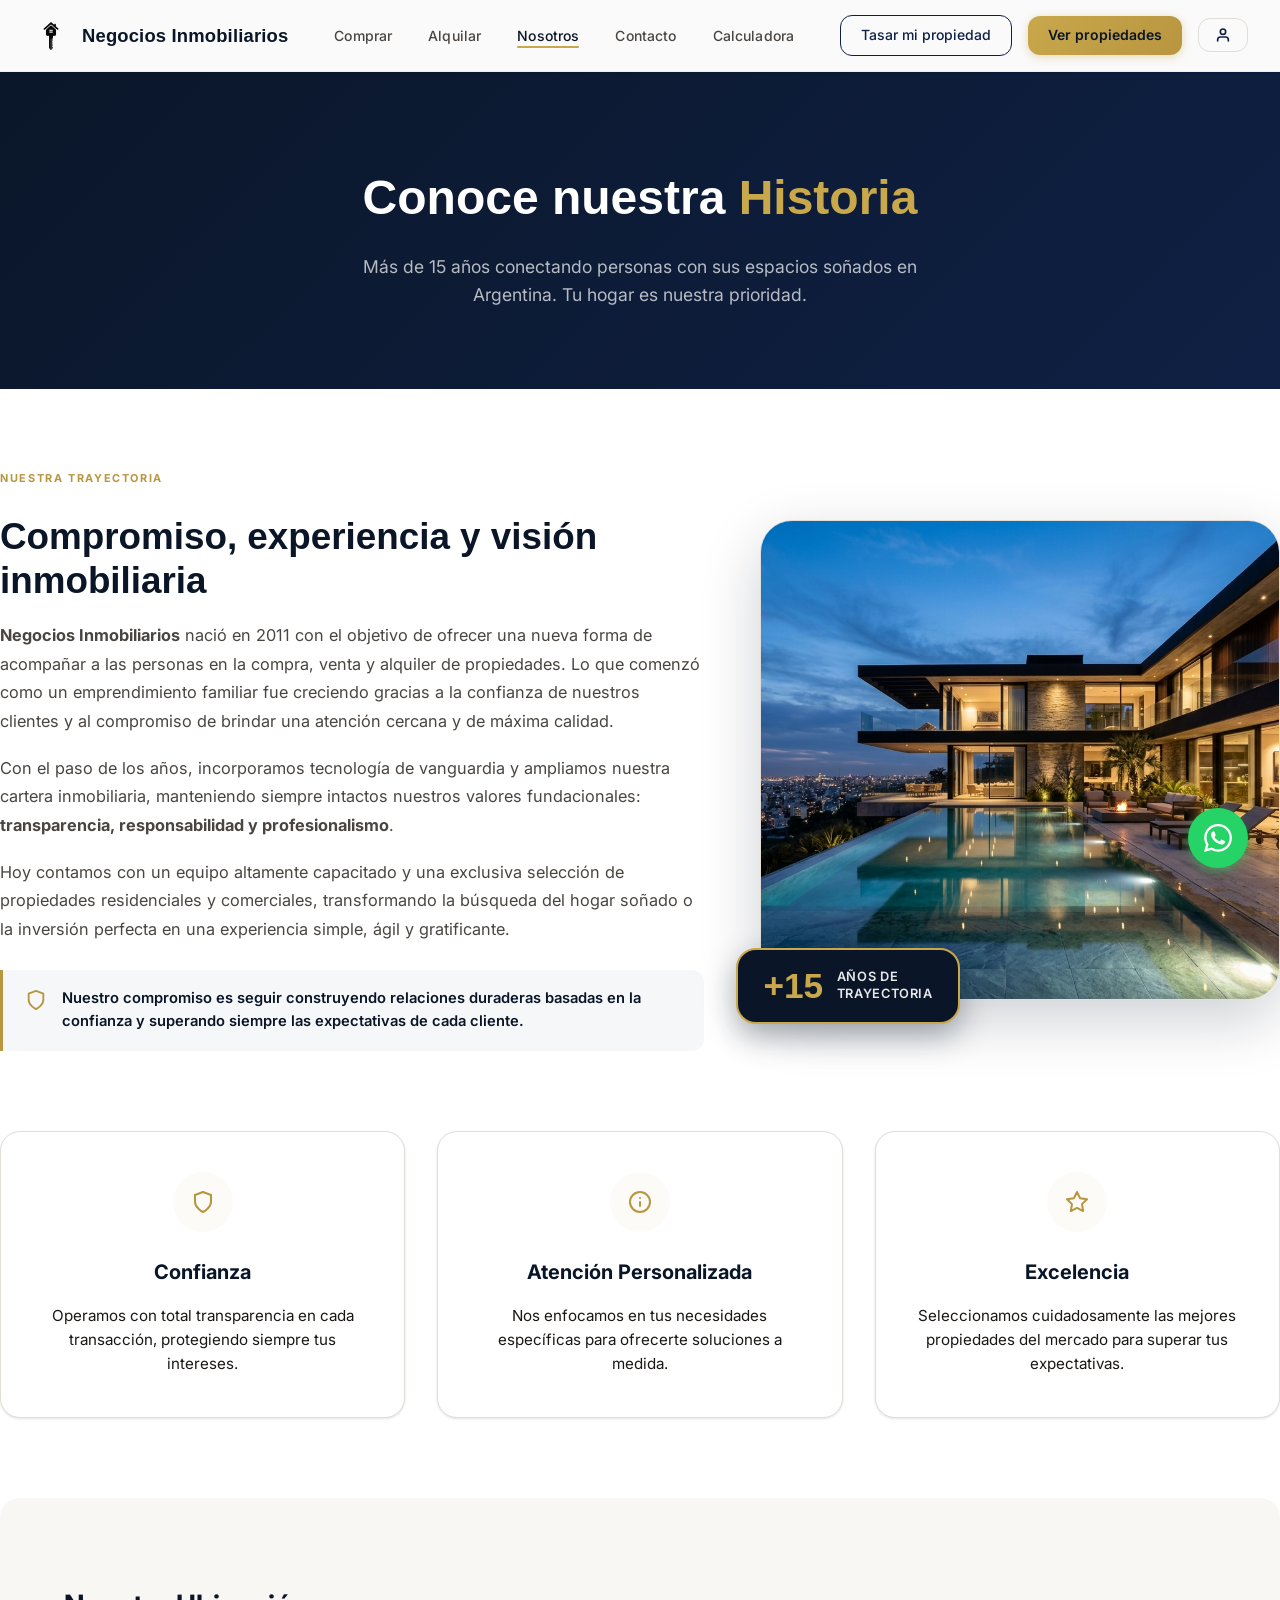
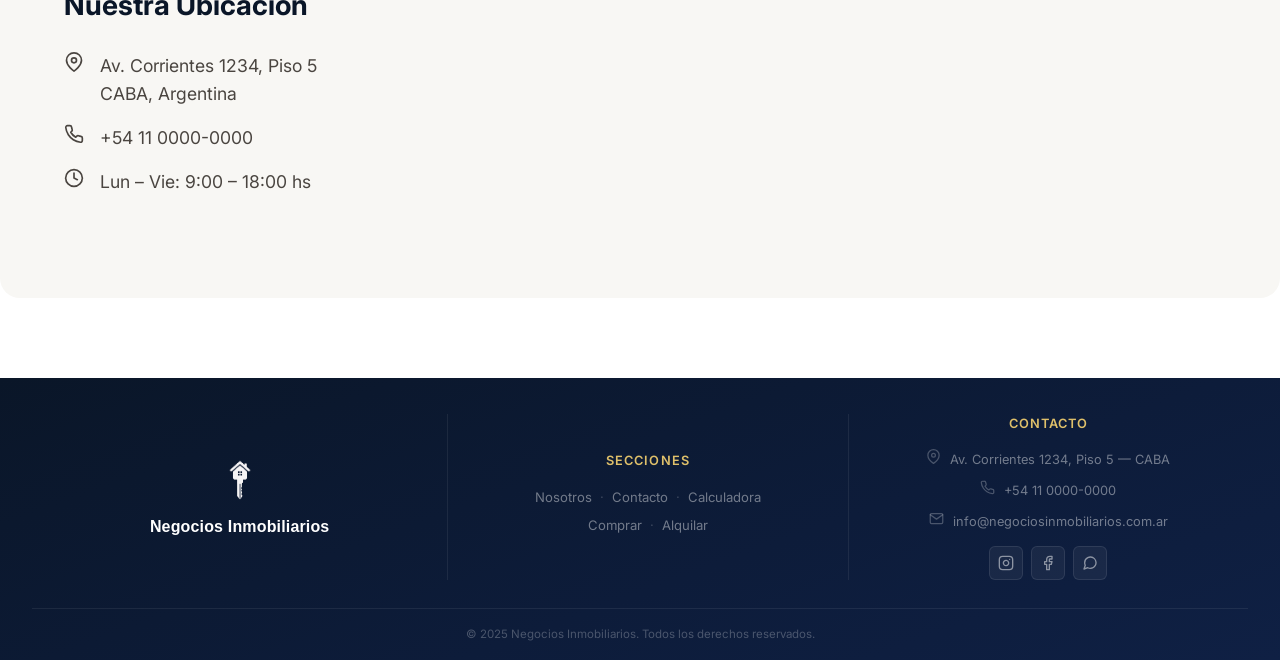
<file: pages/nosotros.html>
<!DOCTYPE html>
<html lang="es-AR">

<head>
  <!-- Codificación de caracteres estándar (soporta acentos y caracteres latinos) -->
  <meta charset="UTF-8">
  <!-- Hace que la página sea responsive y se adapte a celulares y tablets -->
  <meta name="viewport" content="width=device-width, initial-scale=1.0">

  <!-- Título de la pestaña del navegador y resultado de búsqueda en Google -->
  <title>Nosotros | Negocios Inmobiliarios</title>

  <!-- Descripción optimizada para motores de búsqueda -->
  <meta name="description"
    content="Conocé la historia, visión y valores de Negocios Inmobiliarios. Más de 15 años siendo especialistas en propiedades premium en Argentina con atención personalizada.">
  <!-- Keywords: palabras clave con las que los buscadores pueden encontrar esta página -->
  <meta name="keywords"
    content="inmobiliaria argentina, sobre nosotros, historia inmobiliaria, equipo inmobiliario, valores empresa, propiedades premium Argentina">
  <!-- Autor del sitio -->
  <meta name="author" content="Negocios Inmobiliarios">
  <!-- Robots: indica a Google y otros motores que indexen esta página y sigan sus enlaces -->
  <meta name="robots" content="index, follow">
  <!-- Canonical URL: URL oficial de esta página para evitar contenido duplicado -->
  <link rel="canonical" href="https://www.negociosinmobiliarios.com.ar/pages/nosotros.html">

  <!-- ======================================================================================= -->
  <!-- Open Graph: información que se muestra cuando se comparte el enlace en redes sociales -->
  <meta property="og:type" content="website">
  <!-- URL de la página -->
  <meta property="og:url" content="https://www.negociosinmobiliarios.com.ar/pages/nosotros.html">
  <!-- Título que se muestra en las redes sociales al compartir -->
  <meta property="og:title" content="Nosotros — Quiénes Somos | Negocios Inmobiliarios">
  <!-- Descripción que se muestra en las redes sociales -->
  <meta property="og:description"
    content="Más de 15 años acompañando a familias e inversores en la compra, venta y alquiler de propiedades en Argentina con profesionalismo y transparencia.">
  <!-- Imagen de portada al compartir en redes (debe ser al menos 1200x630px) -->
  <meta property="og:image" content="../assets/media/detail_hero.jpg">
  <!-- Localización: Argentina, español -->
  <meta property="og:locale" content="es_AR">
  <!-- Nombre del sitio -->
  <meta property="og:site_name" content="Negocios Inmobiliarios">

  <!-- ======================================================================================= -->
  <!-- Twitter Card: estructura que proporciona Twitter para mostrar contenido enriquecido en tweets -->
  <meta name="twitter:card" content="summary_large_image">
  <!-- URL de la página -->
  <meta name="twitter:url" content="https://www.negociosinmobiliarios.com.ar/pages/nosotros.html">
  <!-- Título que se muestra en Twitter al compartir -->
  <meta name="twitter:title" content="Nosotros — Quiénes Somos | Negocios Inmobiliarios">
  <!-- Descripción que se muestra en Twitter -->
  <meta name="twitter:description"
    content="Conocé nuestra historia y valores. Más de 15 años de trayectoria en el mercado inmobiliario argentino.">
  <!-- Imagen que se muestra en el tweet -->
  <meta name="twitter:image" content="../assets/media/detail_hero.jpg">

  <!-- ======================================================================================= -->
  <!-- Geo SEO: indica a los buscadores la ubicación geográfica del negocio -->
  <!-- Región geográfica (AR = Argentina) -->
  <meta name="geo.region" content="AR">
  <!-- País del negocio -->
  <meta name="geo.country" content="Argentina">
  <!-- Idioma del contenido -->
  <meta name="language" content="Spanish">

  <!-- Favicon: ícono que aparece en la pestaña del navegador -->
  <link rel="icon" href="../assets/media/logo.ico">

  <!-- Google Fonts preconnect: pre-conecta con Google para cargar la tipografía más rápido -->
  <link rel="preconnect" href="https://fonts.googleapis.com">
  <link rel="preconnect" href="https://fonts.gstatic.com" crossorigin>

  <!-- Hoja de estilos CSS externa vinculada a esta página -->
  <link rel="stylesheet" href="../assets/styles/style.css">
</head>

<body class="inner-page">

  <!-- =============================================
       NAVBAR
       ============================================= -->
  <header>

    <!--Navbar -->
    <nav id="navbar" class="navbar scrolled" aria-label="Navegación principal">

      <!-- Logo -->
      <a href="../index.html" class="nav-logo" aria-label="Negocios Inmobiliarios - Inicio">
        <img src="../assets/media/logoLight.png" alt="Negocios Inmobiliarios" class="logo-light">
        <img src="../assets/media/logoDark.png" alt="Negocios Inmobiliarios" class="logo-dark">
        <span class="logo-text">Negocios Inmobiliarios</span>
      </a>

      <!-- Menu -->
      <ul class="nav-menu">
        <li><a href="../index.html#propiedades" class="nav-link" id="nav-comprar">Comprar</a></li>
        <li><a href="../index.html#propiedades" class="nav-link" id="nav-alquilar">Alquilar</a></li>
        <li><a href="nosotros.html" class="nav-link active" id="nav-nosotros">Nosotros</a></li>
        <li><a href="../index.html#contacto" class="nav-link" id="nav-contacto">Contacto</a></li>
        <li><a href="../index.html#calculadora" class="nav-link" id="nav-calculadora">Calculadora</a></li>
      </ul>
      <!-- Acciones -->
      <div class="nav-actions">

        <!-- Tasar mi propiedad -->
        <a href="../index.html#contacto" class="nav-cta" id="nav-cta-tasar">Tasar mi propiedad</a>

        <!-- Ver propiedades -->
        <a href="../index.html#propiedades" class="btn-nav-primary" id="nav-cta-ver">Ver propiedades</a>

        <!-- Iniciar Sesión -->
        <a href="admin/panelAdmin.html" class="nav-login-btn" aria-label="Iniciar Sesión"
          title="Panel de Administración">

          <!-- Icono de usuario -->
          <svg xmlns="http://www.w3.org/2000/svg" width="16" height="16" viewBox="0 0 24 24" fill="none"
            stroke="currentColor" stroke-width="2.5" stroke-linecap="round" stroke-linejoin="round" aria-hidden="true">
            <path d="M20 21v-2a4 4 0 0 0-4-4H8a4 4 0 0 0-4 4v2" />
            <circle cx="12" cy="7" r="4" />
          </svg>
        </a>
      </div>

      <!-- Menú Hamburguesa -->
      <button class="hamburger" id="hamburger" aria-label="Abrir menú" aria-expanded="false" aria-controls="mobileNav">
        <span></span><span></span><span></span>
      </button>
    </nav>

    <!-- Navegación móvil -->
    <nav id="mobileNav" class="mobile-nav" aria-label="Menú móvil">

      <!-- Menu -->
      <a href="../index.html#propiedades" class="nav-link">Comprar</a>
      <a href="../index.html#propiedades" class="nav-link">Alquilar</a>
      <a href="nosotros.html" class="nav-link active">Nosotros</a>
      <a href="../index.html#contacto" class="nav-link">Contacto</a>
      <a href="../index.html#calculadora" class="nav-link">Calculadora</a>

      <!-- Acciones -->
      <div class="mobile-nav-actions" style="flex-direction:column; gap:0.5rem;">

        <!-- Tasar mi propiedad -->
        <a href="../index.html#contacto" class="nav-cta"
          style="border-color:var(--navy-800);color:var(--navy-800); text-align:center;">Tasar mi propiedad</a>

        <!-- Ver propiedades -->
        <a href="../index.html#propiedades" class="btn-nav-primary" style="text-align:center;">Ver propiedades</a>

        <!-- Iniciar Sesión -->
        <a href="admin/panelAdmin.html" class="btn-nav-primary"
          style="background:var(--navy-900); color:var(--white); text-align:center; display:flex; align-items:center; justify-content:center; gap:0.5rem;">

          <!-- Icono de usuario -->
          <svg xmlns="http://www.w3.org/2000/svg" width="16" height="16" viewBox="0 0 24 24" fill="none"
            stroke="currentColor" stroke-width="2.5" stroke-linecap="round" stroke-linejoin="round" aria-hidden="true">
            <path d="M20 21v-2a4 4 0 0 0-4-4H8a4 4 0 0 0-4 4v2" />
            <circle cx="12" cy="7" r="4" />
          </svg>
          Ingresar
        </a>
      </div>
    </nav>
  </header>

  <main>
    <!-- Hero Nosotros -->
    <section class="nosotros-hero">
      <div class="container">
        <h1 class="nosotros-title">Conoce nuestra <strong>Historia</strong></h1>
        <p class="nosotros-subtitle">Más de 15 años conectando personas con sus espacios soñados en Argentina. Tu hogar
          es nuestra prioridad.</p>
      </div>
    </section>

    <section class="nosotros-content container">
      <!-- Info a la izquierda, Imagen a la derecha (2 columnas) -->
      <div class="nosotros-story-grid reveal">

        <!-- Info -->
        <div class="nosotros-story-info">
          <span class="section-tag" style="align-self: flex-start;">Nuestra Trayectoria</span>
          <h2 class="nosotros-section-title">Compromiso, experiencia y <span class="gold-gradient-text">visión
              inmobiliaria</span></h2>
          <p><strong>Negocios Inmobiliarios</strong> nació en 2011 con el objetivo de ofrecer una nueva forma de
            acompañar a las personas en la compra, venta y alquiler de propiedades. Lo que comenzó como un
            emprendimiento familiar fue creciendo gracias a la confianza de nuestros clientes y al compromiso de brindar
            una atención cercana y de máxima calidad.</p>
          <p>Con el paso de los años, incorporamos tecnología de vanguardia y ampliamos nuestra cartera inmobiliaria,
            manteniendo siempre intactos nuestros valores fundacionales: <strong>transparencia, responsabilidad y
              profesionalismo</strong>.</p>
          <p>Hoy contamos con un equipo altamente capacitado y una exclusiva selección de propiedades residenciales y
            comerciales, transformando la búsqueda del hogar soñado o la inversión perfecta en una experiencia simple,
            ágil y gratificante.</p>

          <!-- Info resaltada -->
          <div class="nosotros-highlight-box">

            <!-- Icono -->
            <svg xmlns="http://www.w3.org/2000/svg" width="22" height="22" viewBox="0 0 24 24" fill="none"
              stroke="currentColor" stroke-width="2" stroke-linecap="round" stroke-linejoin="round" aria-hidden="true">
              <path d="M12 22s8-4 8-10V5l-8-3-8 3v7c0 6 8 10 8 10z" />
            </svg>

            <!-- Texto -->
            <span>Nuestro compromiso es seguir construyendo relaciones duraderas basadas en la confianza y superando
              siempre las expectativas de cada cliente.</span>
          </div>
        </div>

        <!-- Imagen -->
        <div class="nosotros-story-image-wrap">
          <img src="../assets/media/detail_hero.jpg" alt="Negocios Inmobiliarios — Trayectoria y Calidad"
            class="nosotros-story-img" loading="lazy">
          <div class="story-experience-badge">
            <span class="badge-num">+15</span>
            <span class="badge-lbl">Años de<br>trayectoria</span>
          </div>
        </div>
      </div>

      <!-- Valores -->
      <div class="nosotros-values reveal reveal-delay-1">

        <!-- Valor 1: CONFIANZA -->
        <div class="value-card">

          <!-- Icono -->
          <div class="value-icon">
            <svg xmlns="http://www.w3.org/2000/svg" width="24" height="24" viewBox="0 0 24 24" fill="none"
              stroke="currentColor" stroke-width="2" stroke-linecap="round" stroke-linejoin="round">
              <path d="M12 22s8-4 8-10V5l-8-3-8 3v7c0 6 8 10 8 10z" />
            </svg>
          </div>

          <!-- Título -->
          <h3 class="value-title">Confianza</h3>
          <!-- Descripción -->
          <p class="value-desc">Operamos con total transparencia en cada transacción, protegiendo siempre tus intereses.
          </p>
        </div>

        <!-- Valor 2: ATENCIÓN PERSONALIZADA -->
        <div class="value-card">

          <!-- Icono -->
          <div class="value-icon">
            <svg xmlns="http://www.w3.org/2000/svg" width="24" height="24" viewBox="0 0 24 24" fill="none"
              stroke="currentColor" stroke-width="2" stroke-linecap="round" stroke-linejoin="round">
              <circle cx="12" cy="12" r="10" />
              <line x1="12" y1="16" x2="12" y2="12" />
              <line x1="12" y1="8" x2="12.01" y2="8" />
            </svg>
          </div>

          <!-- Título -->
          <h3 class="value-title">Atención Personalizada</h3>
          <!-- Descripción -->
          <p class="value-desc">Nos enfocamos en tus necesidades específicas para ofrecerte soluciones a medida.</p>
        </div>

        <!-- Valor 3: EXCELENCIA -->
        <div class="value-card">

          <!-- Icono -->
          <div class="value-icon">
            <svg xmlns="http://www.w3.org/2000/svg" width="24" height="24" viewBox="0 0 24 24" fill="none"
              stroke="currentColor" stroke-width="2" stroke-linecap="round" stroke-linejoin="round">
              <polygon
                points="12 2 15.09 8.26 22 9.27 17 14.14 18.18 21.02 12 17.77 5.82 21.02 7 14.14 2 9.27 8.91 8.26 12 2" />
            </svg>
          </div>

          <!-- Título -->
          <h3 class="value-title">Excelencia</h3>
          <!-- Descripción -->
          <p class="value-desc">Seleccionamos cuidadosamente las mejores propiedades del mercado para superar tus
            expectativas.</p>
        </div>
      </div>

      <!-- Cartelito UBICACIÓN -->
      <div class="nosotros-location reveal reveal-delay-2">

        <div class="nosotros-address">
          <h3>Nuestra Ubicación</h3>

          <!-- DIRECCIÓN -->
          <p>
            <!-- Icono de ubicación -->
            <svg xmlns="http://www.w3.org/2000/svg" width="20" height="20" viewBox="0 0 24 24" fill="none"
              stroke="currentColor" stroke-width="2" stroke-linecap="round" stroke-linejoin="round">
              <path d="M21 10c0 7-9 13-9 13s-9-6-9-13a9 9 0 0 1 18 0z" />
              <circle cx="12" cy="10" r="3" />
            </svg>

            <!-- Dirección -->
            Av. Corrientes 1234, Piso 5<br>CABA, Argentina
          </p>


          <!-- TELÉFONO -->
          <p>
            <!-- Icono de teléfono -->
            <svg xmlns="http://www.w3.org/2000/svg" width="20" height="20" viewBox="0 0 24 24" fill="none"
              stroke="currentColor" stroke-width="2" stroke-linecap="round" stroke-linejoin="round">
              <path
                d="M22 16.92v3a2 2 0 0 1-2.18 2 19.79 19.79 0 0 1-8.63-3.07 19.5 19.5 0 0 1-6-6 19.79 19.79 0 0 1-3.07-8.67A2 2 0 0 1 4.11 2h3a2 2 0 0 1 2 1.72 12.84 12.84 0 0 0 .7 2.81 2 2 0 0 1-.45 2.11L8.09 9.91a16 16 0 0 0 6 6l1.27-1.27a2 2 0 0 1 2.11-.45 12.84 12.84 0 0 0 2.81.7A2 2 0 0 1 22 16.92z" />
            </svg>

            <!-- Teléfono -->
            +54 11 0000-0000
          </p>


          <!-- HORARIO DE ATENCIÓN -->
          <p>
            <!-- Icono de horario -->
            <svg xmlns="http://www.w3.org/2000/svg" width="20" height="20" viewBox="0 0 24 24" fill="none"
              stroke="currentColor" stroke-width="2" stroke-linecap="round" stroke-linejoin="round">
              <circle cx="12" cy="12" r="10" />
              <polyline points="12 6 12 12 16 14" />
            </svg>

            <!-- Horario -->
            Lun – Vie: 9:00 – 18:00 hs
          </p>
        </div>


        <!-- GOOGLE MAPS -->
        <div class="nosotros-map">
          <iframe
            src="https://www.google.com/maps/embed?pb=!1m18!1m12!1m3!1d3284.0168878894506!2d-58.38414538477038!3d-34.6037388804594!2m3!1f0!2f0!3f0!3m2!1i1024!2i768!4f13.1!3m3!1m2!1s0x95bccacf73b06eeb%3A0xc6a8274d472bf624!2sAv.%20Corrientes%201234%2C%20C1043%20CABA!5e0!3m2!1sen!2sar!4v1680000000000!5m2!1sen!2sar"
            allowfullscreen="" loading="lazy" referrerpolicy="no-referrer-when-downgrade"></iframe>
        </div>
      </div>
    </section>
  </main>

  <!-- =============================================
       FOOTER
       ============================================= -->
  <footer class="footer">
    <div class="container">

      <!-- Fila principal: 3 columnas -->
      <div class="footer-main">

        <!-- Columna 1: MARCA -->
        <div class="footer-col footer-col--brand">

          <!-- LOGO -->
          <a href="../index.html" class="nav-logo footer-logo" aria-label="Negocios Inmobiliarios">
            <img src="../assets/media/logoLight.png" alt="Negocios Inmobiliarios" style="height: 52px; width: auto;">

            <!-- Nombre -->
            <span class="logo-text">Negocios Inmobiliarios</span>
          </a>
        </div>

        <!-- Divisor vertical -->
        <div class="footer-vdivider" aria-hidden="true"></div>

        <!-- Columna 2: SECCIONES -->
        <div class="footer-col footer-col--center">
          <nav aria-labelledby="footer-nav-title">
            <div class="footer-col-title" id="footer-nav-title">Secciones</div>
            <!-- Fila 1: Nosotros · Contacto -->
            <div class="footer-links-row">
              <a href="nosotros.html">Nosotros</a>
              <a href="../index.html#contacto">Contacto</a>
              <a href="../index.html#calculadora">Calculadora</a>
            </div>
            <!-- Fila 2: Comprar · Alquilar -->
            <div class="footer-links-row">
              <a href="../index.html#propiedades">Comprar</a>
              <a href="../index.html#propiedades">Alquilar</a>
            </div>
          </nav>
        </div>

        <!-- Divisor vertical -->
        <div class="footer-vdivider" aria-hidden="true"></div>

        <!-- Columna 3: CONTACTO -->
        <div class="footer-col footer-col--center">

          <!-- TÍTULO -->
          <div class="footer-col-title">Contacto</div>

          <address class="footer-contact" style="font-style:normal;">

            <!-- Dirección -->
            <div class="footer-contact-item">
              <span class="footer-contact-icon" aria-hidden="true">

                <!-- Icono de ubicación -->
                <svg xmlns="http://www.w3.org/2000/svg" width="15" height="15" viewBox="0 0 24 24" fill="none"
                  stroke="currentColor" stroke-width="2" stroke-linecap="round" stroke-linejoin="round">
                  <path d="M21 10c0 7-9 13-9 13s-9-6-9-13a9 9 0 0 1 18 0z"></path>
                  <circle cx="12" cy="10" r="3"></circle>
                </svg>
              </span>

              <!-- Dirección -->
              <span>Av. Corrientes 1234, Piso 5 — CABA</span>
            </div>

            <!-- Teléfono -->
            <div class="footer-contact-item">
              <span class="footer-contact-icon" aria-hidden="true">

                <!-- Icono de teléfono -->
                <svg xmlns="http://www.w3.org/2000/svg" width="15" height="15" viewBox="0 0 24 24" fill="none"
                  stroke="currentColor" stroke-width="2" stroke-linecap="round" stroke-linejoin="round">
                  <path
                    d="M22 16.92v3a2 2 0 0 1-2.18 2 19.79 19.79 0 0 1-8.63-3.07 19.5 19.5 0 0 1-6-6 19.79 19.79 0 0 1-3.07-8.67A2 2 0 0 1 4.11 2h3a2 2 0 0 1 2 1.72 12.84 12.84 0 0 0 .7 2.81 2 2 0 0 1-.45 2.11L8.09 9.91a16 16 0 0 0 6 6l1.27-1.27a2 2 0 0 1 2.11-.45 12.84 12.84 0 0 0 2.81.7A2 2 0 0 1 22 16.92z">
                  </path>
                </svg>
              </span>

              <!-- Teléfono -->
              <a href="tel:+541100000000" style="color:inherit;">+54 11 0000-0000</a>
            </div>

            <!-- Email -->
            <div class="footer-contact-item">
              <span class="footer-contact-icon" aria-hidden="true">

                <!-- Icono de email -->
                <svg xmlns="http://www.w3.org/2000/svg" width="15" height="15" viewBox="0 0 24 24" fill="none"
                  stroke="currentColor" stroke-width="2" stroke-linecap="round" stroke-linejoin="round">
                  <path d="M4 4h16c1.1 0 2 .9 2 2v12c0 1.1-.9 2-2 2H4c-1.1 0-2-.9-2-2V6c0-1.1.9-2 2-2z"></path>
                  <polyline points="22,6 12,13 2,6"></polyline>
                </svg>
              </span>

              <!-- Email -->
              <a href="mailto:info@negociosinmobiliarios.com.ar"
                style="color:inherit;">info@negociosinmobiliarios.com.ar</a>
            </div>
          </address>

          <!-- REDES SOCIALES debajo del mail -->
          <div class="footer-socials">

            <!-- Instagram -->
            <a href="#" class="social-btn" aria-label="Instagram" title="Instagram">
              <svg xmlns="http://www.w3.org/2000/svg" width="16" height="16" viewBox="0 0 24 24" fill="none"
                stroke="currentColor" stroke-width="2" stroke-linecap="round" stroke-linejoin="round">
                <rect width="20" height="20" x="2" y="2" rx="5" ry="5" />
                <path d="M16 11.37A4 4 0 1 1 12.63 8 4 4 0 0 1 16 11.37z" />
                <line x1="17.5" x2="17.51" y1="6.5" y2="6.5" />
              </svg>
            </a>

            <!-- Facebook -->
            <a href="#" class="social-btn" aria-label="Facebook" title="Facebook">
              <svg xmlns="http://www.w3.org/2000/svg" width="16" height="16" viewBox="0 0 24 24" fill="none"
                stroke="currentColor" stroke-width="2" stroke-linecap="round" stroke-linejoin="round">
                <path d="M18 2h-3a5 5 0 0 0-5 5v3H7v4h3v8h4v-8h3l1-4h-4V7a1 1 0 0 1 1-1h3z" />
              </svg>
            </a>

            <!-- WhatsApp -->
            <a href="https://wa.me/541100000000" class="social-btn" aria-label="WhatsApp" title="WhatsApp"
              target="_blank" rel="noopener noreferrer">
              <svg xmlns="http://www.w3.org/2000/svg" width="16" height="16" viewBox="0 0 24 24" fill="none"
                stroke="currentColor" stroke-width="2" stroke-linecap="round" stroke-linejoin="round">
                <path
                  d="M21 11.5a8.38 8.38 0 0 1-.9 3.8 8.5 8.5 0 0 1-7.6 4.7 8.38 8.38 0 0 1-3.8-.9L3 21l1.9-5.7a8.38 8.38 0 0 1-.9-3.8 8.5 8.5 0 0 1 4.7-7.6 8.38 8.38 0 0 1 3.8-.9h.5a8.48 8.48 0 0 1 8 8v.5z" />
              </svg>
            </a>
          </div>
        </div>

      </div>

      <!-- Barra inferior: copyright -->
      <div class="footer-bottom-new">
        <div class="footer-copyright">
          <span>© 2025 Negocios Inmobiliarios. Todos los derechos reservados.</span>
        </div>
      </div>

    </div>
  </footer>
  <!-- fin del Footer -->


  <!-- WhatsApp Flotante -->
  <a href="https://wa.me/541100000000" class="whatsapp-float" target="_blank" rel="noopener noreferrer"
    aria-label="Contactar por WhatsApp">
    <svg xmlns="http://www.w3.org/2000/svg" width="28" height="28" viewBox="0 0 24 24" fill="currentColor">
      <path
        d="M17.472 14.382c-.297-.149-1.758-.867-2.03-.967-.273-.099-.471-.148-.67.15-.197.297-.767.966-.94 1.164-.173.199-.347.223-.644.075-.297-.15-1.255-.463-2.39-1.475-.883-.788-1.48-1.761-1.653-2.059-.173-.297-.018-.458.13-.606.134-.133.298-.347.446-.52.149-.174.198-.298.298-.497.099-.198.05-.371-.025-.52-.075-.149-.669-1.612-.916-2.207-.242-.579-.487-.5-.669-.51a12.8 12.8 0 0 0-.57-.01c-.198 0-.52.074-.792.372-.272.297-1.04 1.016-1.04 2.479 0 1.462 1.065 2.875 1.213 3.074.149.198 2.096 3.2 5.077 4.487.709.306 1.262.489 1.694.625.712.227 1.36.195 1.871.118.571-.085 1.758-.719 2.006-1.413.248-.694.248-1.289.173-1.413-.074-.124-.272-.198-.57-.347m-5.421 7.403h-.004a9.87 9.87 0 0 1-5.031-1.378l-.361-.214-3.741.982.998-3.648-.235-.374a9.86 9.86 0 0 1-1.51-5.26c.001-5.45 4.436-9.884 9.888-9.884 2.64 0 5.122 1.03 6.988 2.898a9.825 9.825 0 0 1 2.893 6.994c-.003 5.45-4.437 9.884-9.885 9.884m8.413-18.297A11.815 11.815 0 0 0 12.05 0C5.495 0 .16 5.335.157 11.892c0 2.096.547 4.142 1.588 5.945L.057 24l6.305-1.654a11.882 11.882 0 0 0 5.683 1.448h.005c6.554 0 11.89-5.335 11.893-11.893a11.821 11.821 0 0 0-3.48-8.413Z" />
    </svg>
  </a>

  <!-- JS -->
  <script src="../assets/js/main.js" defer></script>
</body>

</html>
</file>
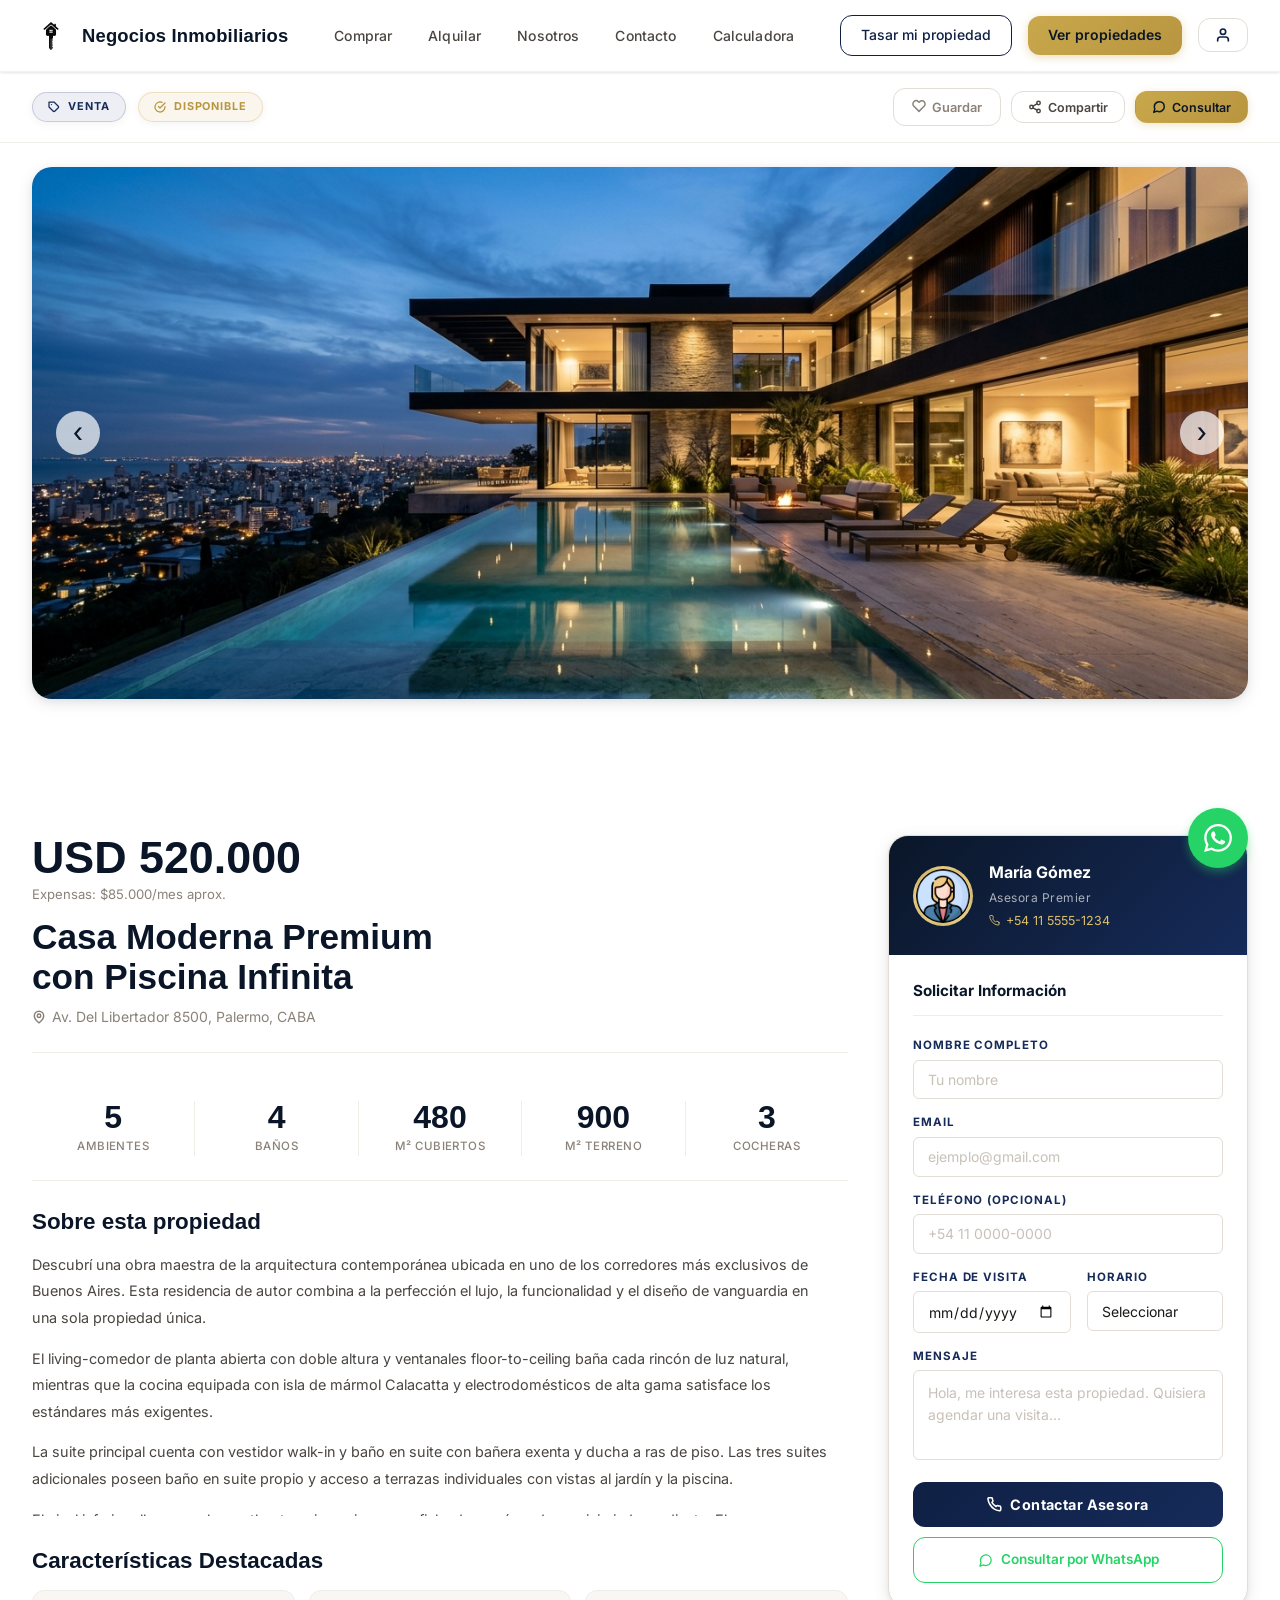
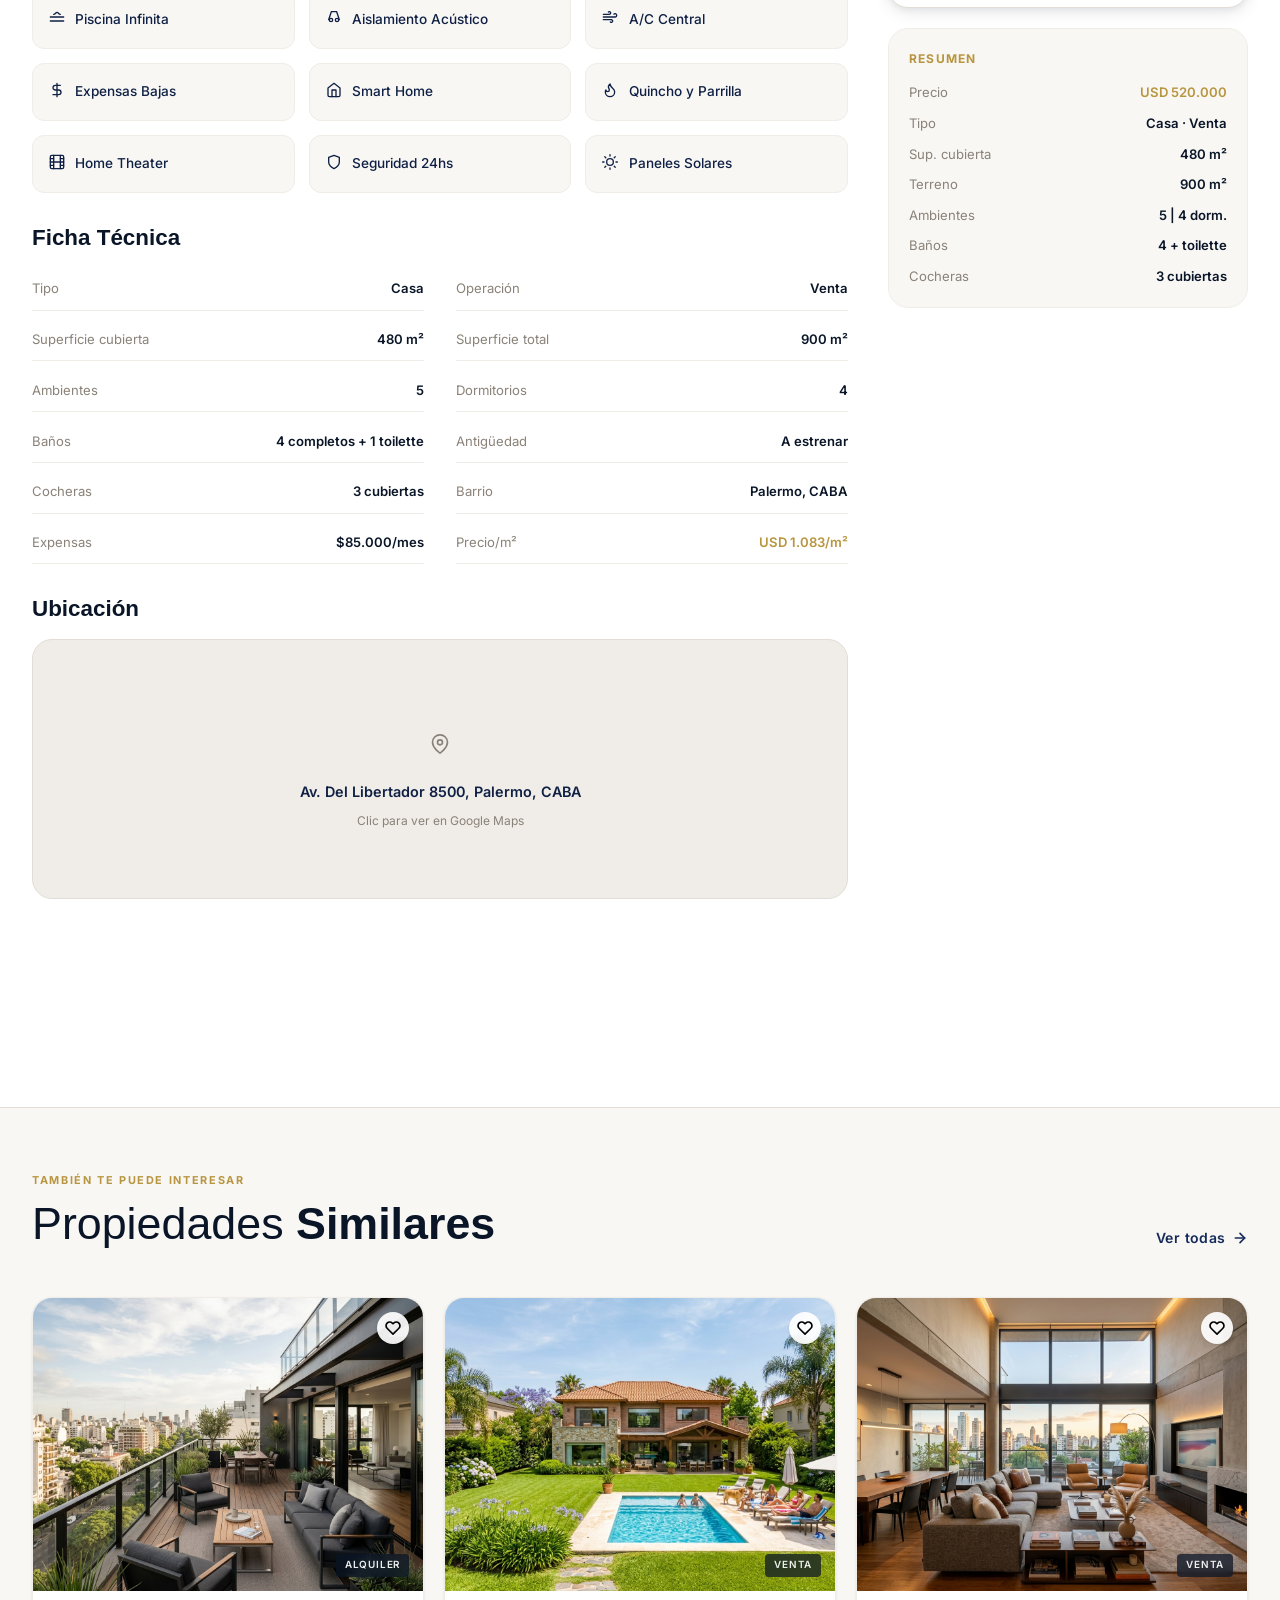
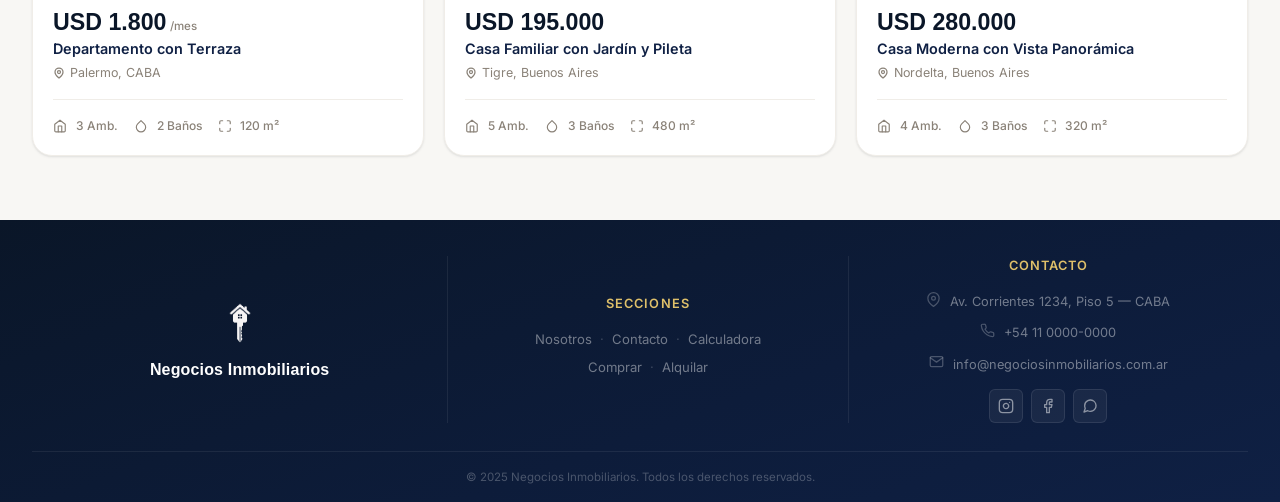
<file: pages/verInmueble.html>
<!DOCTYPE html>
<html lang="es-AR">

<head>
  <!-- ======================================================
       SEO — verInmueble.html
       Página de detalle de un inmueble específico
       ====================================================== -->

  <!-- Codificación de caracteres estándar (soporta acentos y caracteres latinos) -->
  <meta charset="UTF-8">
  <!-- Hace que la página sea responsive y se adapte a celulares y tablets -->
  <meta name="viewport" content="width=device-width, initial-scale=1.0">

  <!-- Título de la pestaña del navegador y resultado de búsqueda en Google -->
  <title>Casa Moderna Premium con Piscina Infinita | Negocios Inmobiliarios</title>

  <!-- Descripción optimizada para motores de búsqueda -->
  <meta name="description"
    content="Casa moderna de lujo en venta en Buenos Aires. 5 ambientes, 4 baños, 480 m², piscina infinita y vistas panorámicas. USD 520.000. Consultar sin cargo.">
  <!-- Keywords: palabras clave relacionadas a esta propiedad específica -->
  <meta name="keywords"
    content="casa en venta Buenos Aires, casa de lujo Palermo, piscina infinita, propiedad premium argentina, 5 ambientes en venta, USD 520000, Negocios Inmobiliarios">
  <!-- Autor del sitio -->
  <meta name="author" content="Negocios Inmobiliarios">
  <!-- Robots: indica a Google y otros motores que indexen esta página y sigan sus enlaces -->
  <meta name="robots" content="index, follow">
  <!-- Canonical URL: URL oficial de esta página para evitar contenido duplicado -->
  <link rel="canonical" href="https://www.negociosinmobiliarios.com.ar/pages/verInmueble.html">

  <!-- ======================================================================================= -->
  <!-- Open Graph: información que se muestra cuando se comparte el enlace en redes sociales -->
  <meta property="og:type" content="website">
  <!-- URL de la página -->
  <meta property="og:url" content="https://www.negociosinmobiliarios.com.ar/pages/verInmueble.html">
  <!-- Título que se muestra en las redes sociales al compartir -->
  <meta property="og:title" content="Casa Moderna Premium — USD 520.000 | Negocios Inmobiliarios">
  <!-- Descripción que se muestra en las redes sociales -->
  <meta property="og:description"
    content="Casa de lujo en venta en Buenos Aires. 5 ambientes, piscina infinita, vistas panorámicas. 480 m² de construcción en 900 m² de terreno.">
  <!-- Imagen de portada al compartir en redes (debe ser al menos 1200x630px) -->
  <meta property="og:image" content="../assets/media/detail_hero.jpg">
  <!-- Localización: Argentina, español -->
  <meta property="og:locale" content="es_AR">
  <!-- Nombre del sitio -->
  <meta property="og:site_name" content="Negocios Inmobiliarios">

  <!-- ======================================================================================= -->
  <!-- Twitter Card: estructura que proporciona Twitter para mostrar contenido enriquecido en tweets -->
  <meta name="twitter:card" content="summary_large_image">
  <!-- URL de la página -->
  <meta name="twitter:url" content="https://www.negociosinmobiliarios.com.ar/pages/verInmueble.html">
  <!-- Título que se muestra en Twitter al compartir -->
  <meta name="twitter:title" content="Casa Moderna Premium — USD 520.000 | Negocios Inmobiliarios">
  <!-- Descripción que se muestra en Twitter -->
  <meta name="twitter:description"
    content="Casa de lujo en venta en Buenos Aires. 5 ambientes, piscina infinita, vistas panorámicas. Consultá sin cargo.">
  <!-- Imagen que se muestra en el tweet -->
  <meta name="twitter:image" content="../assets/media/detail_hero.jpg">

  <!-- ======================================================================================= -->
  <!-- Geo SEO: indica a los buscadores la ubicación geográfica del negocio -->
  <!-- Región geográfica (AR = Argentina) -->
  <meta name="geo.region" content="AR">
  <!-- País del negocio -->
  <meta name="geo.country" content="Argentina">
  <!-- Idioma del contenido -->
  <meta name="language" content="Spanish">

  <!-- ======================================================================================= -->
  <!-- Schema.org — SingleFamilyResidence
       Datos estructurados que le indican a Google exactamente qué tipo de contenido es esta página.
       Permite que aparezca en resultados enriquecidos (Rich Results) en Google. -->
  <script type="application/ld+json">
  {
    "@context": "https://schema.org",
    "@type": "SingleFamilyResidence",
    "name": "Casa Moderna Premium con Piscina Infinita",
    "description": "Casa moderna de lujo con piscina infinita y vistas panorámicas en Buenos Aires.",
    "address": {
      "@type": "PostalAddress",
      "streetAddress": "Av. Del Libertador 8500",
      "addressLocality": "Palermo",
      "addressRegion": "Buenos Aires",
      "postalCode": "C1429",
      "addressCountry": "AR"
    },
    "numberOfRooms": 5,
    "floorSize": { "@type": "QuantitativeValue", "value": 480, "unitCode": "MTK" },
    "numberOfBathroomsTotal": 4,
    "amenityFeature": [
      { "@type": "LocationFeatureSpecification", "name": "Piscina Infinita", "value": true },
      { "@type": "LocationFeatureSpecification", "name": "Cochera cubierta", "value": true }
    ],
    "offers": {
      "@type": "Offer",
      "price": "520000",
      "priceCurrency": "USD",
      "seller": {
        "@type": "RealEstateAgent",
        "name": "Negocios Inmobiliarios",
        "url": "https://www.negociosinmobiliarios.com.ar"
      }
    }
  }
  </script>

  <!-- Favicon: ícono que aparece en la pestaña del navegador -->
  <link rel="icon" href="../assets/media/logo.ico">

  <!-- Google Fonts preconnect: pre-conecta con Google para cargar la tipografía más rápido -->
  <link rel="preconnect" href="https://fonts.googleapis.com">
  <link rel="preconnect" href="https://fonts.gstatic.com" crossorigin>

  <!-- Hojas de estilos CSS externas vinculadas a esta página -->
  <!-- style.css: estilos globales del sitio (compartidos entre todas las páginas) -->
  <link rel="stylesheet" href="../assets/styles/style.css">
  <!-- verInmueble.css: estilos específicos de la página de detalle del inmueble -->
  <link rel="stylesheet" href="../assets/styles/verInmueble.css">
</head>

<body class="inner-page page-top">

  <!-- =============================================
                          BARRA DE NAVEGACIÓN (NAVBAR)
       ============================================= -->
  <header>
    <nav id="navbar" class="navbar scrolled" aria-label="Navegación principal">

      <!-- Logo -->
      <a href="../index.html" class="nav-logo" aria-label="Negocios Inmobiliarios - Inicio">
        <img src="../assets/media/logoLight.png" alt="Negocios Inmobiliarios" class="logo-light">
        <img src="../assets/media/logoDark.png" alt="Negocios Inmobiliarios" class="logo-dark">
        <span class="logo-text">Negocios Inmobiliarios</span>
      </a>

      <!-- Menú -->
      <ul class="nav-menu">
        <li><a href="../index.html#propiedades" class="nav-link" id="nav-comprar">Comprar</a></li>
        <li><a href="../index.html#propiedades" class="nav-link" id="nav-alquilar">Alquilar</a></li>
        <li><a href="nosotros.html" class="nav-link" id="nav-nosotros">Nosotros</a></li>
        <li><a href="../index.html#contacto" class="nav-link" id="nav-contacto">Contacto</a></li>
        <li><a href="../index.html#calculadora" class="nav-link" id="nav-calculadora">Calculadora</a></li>
      </ul>

      <!-- Botones de acción -->
      <div class="nav-actions">

        <!-- Tasar mi propiedad -->
        <a href="../index.html#contacto" class="nav-cta" id="nav-cta-tasar">Tasar mi propiedad</a>

        <!-- Ver propiedades -->
        <a href="../index.html#propiedades" class="btn-nav-primary" id="nav-cta-ver">Ver propiedades</a>

        <!-- Panel de Administración -->
        <a href="admin/panelAdmin.html" class="nav-login-btn" aria-label="Iniciar Sesión"
          title="Panel de Administración">
          <svg xmlns="http://www.w3.org/2000/svg" width="16" height="16" viewBox="0 0 24 24" fill="none"
            stroke="currentColor" stroke-width="2.5" stroke-linecap="round" stroke-linejoin="round" aria-hidden="true">
            <path d="M20 21v-2a4 4 0 0 0-4-4H8a4 4 0 0 0-4 4v2" />
            <circle cx="12" cy="7" r="4" />
          </svg>
        </a>
      </div>

      <!-- Hamburguesa para mobile -->
      <button class="hamburger" id="hamburger" aria-label="Abrir menú" aria-expanded="false" aria-controls="mobileNav">
        <span></span><span></span><span></span>
      </button>
    </nav>

    <!-- Menú móvil -->
    <nav id="mobileNav" class="mobile-nav" aria-label="Menú móvil">

      <!-- Enlaces del menú -->
      <a href="../index.html#propiedades" class="nav-link">Comprar</a>
      <a href="../index.html#propiedades" class="nav-link">Alquilar</a>
      <a href="nosotros.html" class="nav-link">Nosotros</a>
      <a href="../index.html#contacto" class="nav-link">Contacto</a>
      <a href="../index.html#calculadora" class="nav-link">Calculadora</a>

      <!-- Botones de acción -->
      <div class="mobile-nav-actions" style="flex-direction:column; gap:0.5rem;">

        <!-- Tasar mi propiedad -->
        <a href="../index.html#contacto" class="nav-cta"
          style="border-color:var(--navy-800);color:var(--navy-800); text-align:center;">Tasar mi propiedad</a>

        <!-- Ver propiedades -->
        <a href="../index.html#propiedades" class="btn-nav-primary" style="text-align:center;">Ver propiedades</a>

        <!-- Panel de Administración -->
        <a href="admin/panelAdmin.html" class="btn-nav-primary"
          style="background:var(--navy-900); color:var(--white); text-align:center; display:flex; align-items:center; justify-content:center; gap:0.5rem;">
          <svg xmlns="http://www.w3.org/2000/svg" width="16" height="16" viewBox="0 0 24 24" fill="none"
            stroke="currentColor" stroke-width="2.5" stroke-linecap="round" stroke-linejoin="round" aria-hidden="true">
            <path d="M20 21v-2a4 4 0 0 0-4-4H8a4 4 0 0 0-4 4v2" />
            <circle cx="12" cy="7" r="4" />
          </svg>
          Ingresar
        </a>
      </div>
    </nav>
  </header>

  <main>



    <!-- ========== BARRA SUPERIOR DEL INMUEBLE ========== -->
    <div class="property-topbar">
      <div class="container">

        <!-- Barra superior del inmueble -->
        <div class="property-topbar-inner">

          <!-- Izquierda -->
          <div class="topbar-left">

            <!-- Cartel Venta/Alquiler -->
            <span class="topbar-badge venta">
              <svg xmlns="http://www.w3.org/2000/svg" width="12" height="12" viewBox="0 0 24 24" fill="none"
                stroke="currentColor" stroke-width="2.5" stroke-linecap="round" stroke-linejoin="round"
                aria-hidden="true" style="vertical-align: -1px; margin-right: 4px;">
                <path d="M20.59 13.41l-7.17 7.17a2 2 0 0 1-2.83 0L2 12V2h10l8.59 8.59a2 2 0 0 1 0 2.82z"></path>
                <line x1="7" y1="7" x2="7.01" y2="7"></line>
              </svg>Venta
            </span>

            <!-- Cartel Disponible -->
            <span class="topbar-badge disponible">
              <svg xmlns="http://www.w3.org/2000/svg" width="12" height="12" viewBox="0 0 24 24" fill="none"
                stroke="currentColor" stroke-width="2.5" stroke-linecap="round" stroke-linejoin="round"
                aria-hidden="true" style="vertical-align: -1px; margin-right: 4px;">
                <path d="M22 11.08V12a10 10 0 1 1-5.93-9.14"></path>
                <polyline points="22 4 12 14.01 9 11.01"></polyline>
              </svg>Disponible
            </span>
          </div>

          <!-- Derecha -->
          <div class="topbar-actions">

            <!-- Botón Guardar en favoritos -->
            <button class="topbar-btn prop-fav-btn" id="propFavBtn" aria-pressed="false"
              aria-label="Guardar en favoritos">
              <span class="fav-icon"><svg xmlns="http://www.w3.org/2000/svg" width="14" height="14" viewBox="0 0 24 24"
                  fill="none" stroke="currentColor" stroke-width="2.5" stroke-linecap="round" stroke-linejoin="round">
                  <path
                    d="M20.84 4.61a5.5 5.5 0 0 0-7.78 0L12 5.67l-1.06-1.06a5.5 5.5 0 0 0-7.78 7.78l1.06 1.06L12 21.23l7.78-7.78 1.06-1.06a5.5 5.5 0 0 0 0-7.78z">
                  </path>
                </svg></span>
              Guardar
            </button>

            <!-- Botón Compartir -->
            <button class="topbar-btn" id="shareBtn" aria-label="Compartir propiedad">
              <svg xmlns="http://www.w3.org/2000/svg" width="14" height="14" viewBox="0 0 24 24" fill="none"
                stroke="currentColor" stroke-width="2.5" stroke-linecap="round" stroke-linejoin="round"
                aria-hidden="true">
                <circle cx="18" cy="5" r="3" />
                <circle cx="6" cy="12" r="3" />
                <circle cx="18" cy="19" r="3" />
                <line x1="8.59" x2="15.42" y1="13.51" y2="17.49" />
                <line x1="15.41" x2="8.59" y1="6.51" y2="10.49" />
              </svg>
              Compartir
            </button>

            <!-- Botón Consultar -->
            <button class="topbar-btn primary-action" id="topbar-contactar">
              <svg xmlns="http://www.w3.org/2000/svg" width="14" height="14" viewBox="0 0 24 24" fill="none"
                stroke="currentColor" stroke-width="2.5" stroke-linecap="round" stroke-linejoin="round"
                aria-hidden="true">
                <path
                  d="M21 11.5a8.38 8.38 0 0 1-.9 3.8 8.5 8.5 0 0 1-7.6 4.7 8.38 8.38 0 0 1-3.8-.9L3 21l1.9-5.7a8.38 8.38 0 0 1-.9-3.8 8.5 8.5 0 0 1 4.7-7.6 8.38 8.38 0 0 1 3.8-.9h.5a8.48 8.48 0 0 1 8 8v.5z" />
              </svg>
              Consultar
            </button>
          </div>
        </div>
      </div>
    </div>

    <!-- ========== CARRUSEL DE FOTOS ========== -->
    <section class="gallery-section" aria-label="Galería de fotos">
      <div class="container">
        <div class="property-carousel">

          <!-- Botón anterior -->
          <button class="carousel-btn prev-btn" aria-label="Anterior">‹</button>

          <!-- Carrusel -->
          <div class="carousel-track" id="carouselTrack">
            <img src="../assets/media/detail_hero.jpg"
              alt="Exterior de la Casa Moderna Premium con piscina infinita al atardecer" loading="eager">
            <img src="../assets/media/detail_t1.jpg" alt="Living comedor amplio con ventanales panorámicos"
              loading="lazy">
            <img src="../assets/media/detail_t2.jpg" alt="Cocina premium con isla de mármol" loading="lazy">
            <img src="../assets/media/detail_t3.jpg" alt="Dormitorio principal con vistas" loading="lazy">
            <img src="../assets/media/detail_t4.jpg" alt="Piscina infinita con vista al skyline de Buenos Aires"
              loading="lazy">
          </div>

          <!-- Botón siguiente -->
          <button class="carousel-btn next-btn" aria-label="Siguiente">›</button>
        </div>
      </div>
    </section>

    <!-- ========== DISEÑO DE DETALLE (LAYOUT) ========== -->
    <section aria-label="Detalle de la propiedad">
      <div class="container">
        <div class="detail-layout">

          <!-- ========== COLUMNA PRINCIPAL ========== -->
          <div class="detail-main">

            <!-- Header precio + título -->
            <div class="prop-header reveal">

              <!-- Precio -->
              <div class="prop-price-row">
                <div>
                  <div class="prop-price">USD 520.000</div>
                  <div class="prop-price-sub">Expensas: $85.000/mes aprox.</div>
                </div>
              </div>

              <!-- Título -->
              <h1 class="prop-title">Casa Moderna Premium<br>con Piscina Infinita</h1>

              <!-- Dirección -->
              <p class="prop-address">
                <svg xmlns="http://www.w3.org/2000/svg" width="14" height="14" viewBox="0 0 24 24" fill="none"
                  stroke="currentColor" stroke-width="2.5" stroke-linecap="round" stroke-linejoin="round"
                  aria-hidden="true">
                  <path d="M20 10c0 6-8 12-8 12s-8-6-8-12a8 8 0 0 1 16 0Z" />
                  <circle cx="12" cy="10" r="3" />
                </svg>
                Av. Del Libertador 8500, Palermo, CABA
              </p>

            </div>

            <!-- INFORMACIÓN -->
            <div class="prop-stats reveal">

              <!-- Ambientes -->
              <div class="prop-stat">
                <div class="prop-stat-value">5</div>
                <div class="prop-stat-label">Ambientes</div>
              </div>

              <!-- Baños -->
              <div class="prop-stat">
                <div class="prop-stat-value">4</div>
                <div class="prop-stat-label">Baños</div>
              </div>

              <!-- Superficie cubierta -->
              <div class="prop-stat">
                <div class="prop-stat-value">480</div>
                <div class="prop-stat-label">m² cubiertos</div>
              </div>

              <!-- Superficie del terreno -->
              <div class="prop-stat">
                <div class="prop-stat-value">900</div>
                <div class="prop-stat-label">m² terreno</div>
              </div>

              <!-- Cocheras -->
              <div class="prop-stat">
                <div class="prop-stat-value">3</div>
                <div class="prop-stat-label">Cocheras</div>
              </div>

            </div>

            <!-- Descripción -->
            <div class="prop-section reveal">
              <h2 class="prop-section-title">Sobre esta propiedad</h2>
              <div class="prop-desc-container">
                <p class="prop-desc">
                  Descubrí una obra maestra de la arquitectura contemporánea ubicada en uno de los corredores más
                  exclusivos de Buenos Aires. Esta residencia de autor combina a la perfección el lujo, la funcionalidad y
                  el diseño de vanguardia en una sola propiedad única.
                </p>
                <p class="prop-desc" style="margin-top: 0.875rem;">
                  El living-comedor de planta abierta con doble altura y ventanales floor-to-ceiling baña cada rincón de
                  luz natural, mientras que la cocina equipada con isla de mármol Calacatta y electrodomésticos de alta
                  gama satisface los estándares más exigentes.
                </p>
                <p class="prop-desc" style="margin-top: 0.875rem;">
                  La suite principal cuenta con vestidor walk-in y baño en suite con bañera exenta y ducha a ras de
                  piso. Las tres suites adicionales poseen baño en suite propio y acceso a terrazas individuales con
                  vistas al jardín y la piscina.
                </p>
                <p class="prop-desc" style="margin-top: 0.875rem;">
                  El nivel inferior alberga un home theater, gimnasio, sauna finlandesa y área de servicio
                  independiente. El parque diseñado por paisajista incluye piscina infinita climatizada, deck de madera
                  de teca, fogón y quincho con parrilla de doble cuerpo.
                </p>
                <p class="prop-desc" style="margin-top: 0.875rem;">
                  La propiedad cuenta con domótica completa (iluminación, climatización y seguridad), generador
                  automático, sistema de paneles solares y acceso por calle privada con guardia 24hs.
                </p>
              </div>
            </div>

            <!-- Características DESTACADAS -->
            <div class="prop-section reveal">
              <h2 class="prop-section-title">Características Destacadas</h2>

              <ul class="features-grid" aria-label="Características de la propiedad">

                <!-- Piscina -->
                <li class="feature-item">
                  <span class="feature-icon" aria-hidden="true"><svg xmlns="http://www.w3.org/2000/svg" width="16"
                      height="16" viewBox="0 0 24 24" fill="none" stroke="currentColor" stroke-width="2"
                      stroke-linecap="round" stroke-linejoin="round">
                      <path d="M2 12h20M2 18h20M7 8c2.6 0 3-3 5-3s2.4 3 5 3" />
                    </svg></span> Piscina Infinita
                </li>

                <!-- Aislamiento Acústico  -->
                <li class="feature-item">
                  <span class="feature-icon" aria-hidden="true"><svg xmlns="http://www.w3.org/2000/svg" width="16"
                      height="16" viewBox="0 0 24 24" fill="none" stroke="currentColor" stroke-width="2"
                      stroke-linecap="round" stroke-linejoin="round">
                      <path d="M4 16l4-12h8l4 12" />
                      <circle cx="7.5" cy="16.5" r="2.5" />
                      <circle cx="16.5" cy="16.5" r="2.5" />
                    </svg></span> Aislamiento Acústico
                </li>

                <!-- Aire acondicionado centralizado -->
                <li class="feature-item">
                  <span class="feature-icon" aria-hidden="true"><svg xmlns="http://www.w3.org/2000/svg" width="16"
                      height="16" viewBox="0 0 24 24" fill="none" stroke="currentColor" stroke-width="2"
                      stroke-linecap="round" stroke-linejoin="round">
                      <path
                        d="M9.59 4.59A2 2 0 1 1 11 8H2m10.59 11.41A2 2 0 1 0 14 16H2m15.73-8.27A2.5 2.5 0 1 1 19.5 12H2" />
                    </svg></span> A/C Central
                </li>

                <!-- Expensas Bajas -->
                <li class="feature-item">
                  <span class="feature-icon" aria-hidden="true"><svg xmlns="http://www.w3.org/2000/svg" width="16"
                      height="16" viewBox="0 0 24 24" fill="none" stroke="currentColor" stroke-width="2"
                      stroke-linecap="round" stroke-linejoin="round">
                      <path d="M12 2v20M17 5H9.5a3.5 3.5 0 0 0 0 7h5a3.5 3.5 0 0 1 0 7H6" />
                    </svg></span> Expensas Bajas
                </li>

                <!-- Smart Home -->
                <li class="feature-item">
                  <span class="feature-icon" aria-hidden="true"><svg xmlns="http://www.w3.org/2000/svg" width="16"
                      height="16" viewBox="0 0 24 24" fill="none" stroke="currentColor" stroke-width="2"
                      stroke-linecap="round" stroke-linejoin="round">
                      <path d="M3 9l9-7 9 7v11a2 2 0 0 1-2 2H5a2 2 0 0 1-2-2z"></path>
                      <polyline points="9 22 9 12 15 12 15 22"></polyline>
                    </svg></span> Smart Home
                </li>

                <!-- Quincho y parrilla -->
                <li class="feature-item">
                  <span class="feature-icon" aria-hidden="true"><svg xmlns="http://www.w3.org/2000/svg" width="16"
                      height="16" viewBox="0 0 24 24" fill="none" stroke="currentColor" stroke-width="2"
                      stroke-linecap="round" stroke-linejoin="round">
                      <path
                        d="M8.5 14.5A2.5 2.5 0 0011 12c0-1.38-.5-2-1-3-1.072-2.143-.224-4.054 2-6 .5 2.5 2 4.9 4 6.5 2 1.6 3 3.5 3 5.5a7 7 0 11-14 0c0-1.153.433-2.294 1-3a2.5 2.5 0 002.5 2.5z" />
                    </svg></span> Quincho y Parrilla
                </li>

                <!-- Teatro en casa -->
                <li class="feature-item">
                  <span class="feature-icon" aria-hidden="true"><svg xmlns="http://www.w3.org/2000/svg" width="16"
                      height="16" viewBox="0 0 24 24" fill="none" stroke="currentColor" stroke-width="2"
                      stroke-linecap="round" stroke-linejoin="round">
                      <rect x="2" y="2" width="20" height="20" rx="2.18" ry="2.18" />
                      <line x1="7" y1="2" x2="7" y2="22" />
                      <line x1="17" y1="2" x2="17" y2="22" />
                      <line x1="2" y1="12" x2="22" y2="12" />
                      <line x1="2" y1="7" x2="7" y2="7" />
                      <line x1="2" y1="17" x2="7" y2="17" />
                      <line x1="17" y1="17" x2="22" y2="17" />
                      <line x1="17" y1="7" x2="22" y2="7" />
                    </svg></span> Home Theater
                </li>

                <!-- Seguridad 24hs -->
                <li class="feature-item">
                  <span class="feature-icon" aria-hidden="true"><svg xmlns="http://www.w3.org/2000/svg" width="16"
                      height="16" viewBox="0 0 24 24" fill="none" stroke="currentColor" stroke-width="2"
                      stroke-linecap="round" stroke-linejoin="round">
                      <path d="M12 22s8-4 8-10V5l-8-3-8 3v7c0 6 8 10 8 10z" />
                    </svg></span> Seguridad 24hs
                </li>
                <li class="feature-item">
                  <span class="feature-icon" aria-hidden="true"><svg xmlns="http://www.w3.org/2000/svg" width="16"
                      height="16" viewBox="0 0 24 24" fill="none" stroke="currentColor" stroke-width="2"
                      stroke-linecap="round" stroke-linejoin="round">
                      <circle cx="12" cy="12" r="5" />
                      <line x1="12" y1="1" x2="12" y2="3" />
                      <line x1="12" y1="21" x2="12" y2="23" />
                      <line x1="4.22" y1="4.22" x2="5.64" y2="5.64" />
                      <line x1="18.36" y1="18.36" x2="19.78" y2="19.78" />
                      <line x1="1" y1="12" x2="3" y2="12" />
                      <line x1="21" y1="12" x2="23" y2="12" />
                      <line x1="4.22" y1="19.78" x2="5.64" y2="18.36" />
                      <line x1="18.36" y1="5.64" x2="19.78" y2="4.22" />
                    </svg></span> Paneles Solares
                </li>
              </ul>
            </div>

            <!-- Detalles del inmueble -->
            <div class="prop-section reveal">

              <h2 class="prop-section-title">Ficha Técnica</h2>
              <div style="display:grid;grid-template-columns:1fr 1fr;gap:0.5rem 2rem;">

                <!-- Tipo de Inmueble -->
                <div class="info-row" style="padding:0.65rem 0;border-bottom:1px solid var(--gray-100);">
                  <span class="info-row-label">Tipo</span>
                  <span class="info-row-value">Casa</span>
                </div>

                <!-- Operación: alquiler o venta -->
                <div class="info-row" style="padding:0.65rem 0;border-bottom:1px solid var(--gray-100);">
                  <span class="info-row-label">Operación</span>
                  <span class="info-row-value">Venta</span>
                </div>

                <!-- Superficie cubierta -->
                <div class="info-row" style="padding:0.65rem 0;border-bottom:1px solid var(--gray-100);">
                  <span class="info-row-label">Superficie cubierta</span>
                  <span class="info-row-value">480 m²</span>
                </div>

                <!-- Superficie total -->
                <div class="info-row" style="padding:0.65rem 0;border-bottom:1px solid var(--gray-100);">
                  <span class="info-row-label">Superficie total</span>
                  <span class="info-row-value">900 m²</span>
                </div>

                <!-- Ambientes -->
                <div class="info-row" style="padding:0.65rem 0;border-bottom:1px solid var(--gray-100);">
                  <span class="info-row-label">Ambientes</span>
                  <span class="info-row-value">5</span>
                </div>

                <!-- Dormitorios -->
                <div class="info-row" style="padding:0.65rem 0;border-bottom:1px solid var(--gray-100);">
                  <span class="info-row-label">Dormitorios</span>
                  <span class="info-row-value">4</span>
                </div>

                <!-- Baños -->
                <div class="info-row" style="padding:0.65rem 0;border-bottom:1px solid var(--gray-100);">
                  <span class="info-row-label">Baños</span>
                  <span class="info-row-value">4 completos + 1 toilette</span>
                </div>

                <!-- Antigüedad -->
                <div class="info-row" style="padding:0.65rem 0;border-bottom:1px solid var(--gray-100);">
                  <span class="info-row-label">Antigüedad</span>
                  <span class="info-row-value">A estrenar</span>
                </div>

                <!-- Cocheras -->
                <div class="info-row" style="padding:0.65rem 0;border-bottom:1px solid var(--gray-100);">
                  <span class="info-row-label">Cocheras</span>
                  <span class="info-row-value">3 cubiertas</span>
                </div>

                <!-- Barrio -->
                <div class="info-row" style="padding:0.65rem 0;border-bottom:1px solid var(--gray-100);">
                  <span class="info-row-label">Barrio</span>
                  <span class="info-row-value">Palermo, CABA</span>
                </div>

                <!-- Expensas -->
                <div class="info-row" style="padding:0.65rem 0;border-bottom:1px solid var(--gray-100);">
                  <span class="info-row-label">Expensas</span>
                  <span class="info-row-value">$85.000/mes</span>
                </div>

                <!-- Precio/m² -->
                <div class="info-row" style="padding:0.65rem 0;border-bottom:1px solid var(--gray-100);">
                  <span class="info-row-label">Precio/m²</span>
                  <span class="info-row-value highlight">USD 1.083/m²</span>
                </div>
              </div>
            </div>

            <!-- Mapa -->
            <div class="prop-section reveal">
              <h2 class="prop-section-title">Ubicación</h2>
              <div class="map-placeholder" role="button" tabindex="0"
                onclick="window.open('https://maps.google.com/?q=Av.+Del+Libertador+8500+Palermo+Buenos+Aires','_blank')">
                <span class="map-pin" aria-hidden="true"><svg xmlns="http://www.w3.org/2000/svg" width="20" height="20"
                    viewBox="0 0 24 24" fill="none" stroke="currentColor" stroke-width="2" stroke-linecap="round"
                    stroke-linejoin="round">
                    <path d="M21 10c0 7-9 13-9 13s-9-6-9-13a9 9 0 0 1 18 0z"></path>
                    <circle cx="12" cy="10" r="3"></circle>
                  </svg></span>
                <span class="map-address">Av. Del Libertador 8500, Palermo, CABA</span>
                <span class="map-label">Clic para ver en Google Maps</span>
              </div>
            </div>

          </div><!-- fin de Información del inmueble -->

          <!-- ========== BARRA LATERAL (SIDEBAR) ========== -->
          <aside class="detail-sidebar" aria-label="Panel lateral de contacto">

            <!-- Tarjeta de Asesor/a -->
            <div class="agent-card reveal">
              <div class="agent-card-header">

                <!-- Foto Asesor/a -->
                <img src="../assets/media/fotoAsesor.png" alt="Asesor/a" class="agent-avatar">

                <!-- Datos Asesor/a -->
                <div>
                  <div class="agent-name">María Gómez</div>
                  <div class="agent-title">Asesora Premier</div>
                  <div class="agent-phone">
                    <svg xmlns="http://www.w3.org/2000/svg" width="11" height="11" viewBox="0 0 24 24" fill="none"
                      stroke="currentColor" stroke-width="2" stroke-linecap="round" stroke-linejoin="round"
                      aria-hidden="true">
                      <path
                        d="M22 16.92v3a2 2 0 0 1-2.18 2 19.79 19.79 0 0 1-8.63-3.07A19.5 19.5 0 0 1 4.69 12 19.79 19.79 0 0 1 1.61 3.41 2 2 0 0 1 3.6 1h3a2 2 0 0 1 2 1.72c.127.96.361 1.903.7 2.81a2 2 0 0 1-.45 2.11L7.91 8.56a16 16 0 0 0 6.63 6.63l.91-.91a2 2 0 0 1 2.11-.45c.907.339 1.85.573 2.81.7A2 2 0 0 1 22 16.92z" />
                    </svg>
                    +54 11 5555-1234
                  </div>
                </div>
              </div>

              <!-- Formulario -->
              <div class="agent-card-body">
                <div class="contact-form-title">Solicitar Información</div>

                <!-- Formulario de contacto -->
                <form id="contactForm" novalidate>

                  <!-- Nombre completo -->
                  <div class="form-group">
                    <label for="contactNombre">Nombre completo</label>
                    <input type="text" id="contactNombre" name="nombre" placeholder="Tu nombre" required
                      autocomplete="name">
                  </div>

                  <!-- Email -->
                  <div class="form-group">
                    <label for="contactEmail">Email</label>
                    <input type="email" id="contactEmail" name="email" placeholder="ejemplo@gmail.com" required
                      autocomplete="email">
                  </div>

                  <!-- Teléfono -->
                  <div class="form-group">
                    <label for="contactTel">Teléfono (opcional)</label>
                    <input type="tel" id="contactTel" name="tel" placeholder="+54 11 0000-0000" autocomplete="tel">
                  </div>

  <!-- Agendamiento de Visita: Fecha y Horario Tentativo SOLO SERIA VISIBLE PARA EL CLIENTE -->
                  <div class="form-group-row" style="display: flex; gap: 1rem;">

                      <!-- Fecha -->
                      <div class="form-group" style="flex: 1;">
                        <label for="contactFecha">Fecha de visita</label>
                        <input type="date" id="contactFecha" name="fecha_visita" required>
                      </div>
                    
                      <!-- Horario -->
                      <div class="form-group" style="flex: 1;">
                        <label for="contactHora">Horario</label>
                        <select id="contactHora" name="hora_visita" class="custom-select" required>
                          <option value="" disabled selected>Seleccionar</option>
                          <option value="10:00">10:00 hs</option>
                          <option value="12:00">12:00 hs</option>
                          <option value="14:00">14:00 hs</option>
                          <option value="16:00">16:00 hs</option>
                          <option value="18:00">18:00 hs</option>
                        </select>
                      </div>
                    
                    </div>
                    
                  <!-- Mensaje -->
                  <div class="form-group">
                    <label for="contactMensaje">Mensaje</label>
                    <textarea id="contactMensaje" name="mensaje"
                      placeholder="Hola, me interesa esta propiedad. Quisiera agendar una visita…" required></textarea>
                  </div>

                  <!-- Botón de enviar -->
                  <button type="submit" class="btn-contact" id="btn-contact-submit">
                    <svg xmlns="http://www.w3.org/2000/svg" width="15" height="15" viewBox="0 0 24 24" fill="none"
                      stroke="currentColor" stroke-width="2.5" stroke-linecap="round" stroke-linejoin="round"
                      aria-hidden="true">
                      <path
                        d="M22 16.92v3a2 2 0 0 1-2.18 2 19.79 19.79 0 0 1-8.63-3.07A19.5 19.5 0 0 1 4.69 12 19.79 19.79 0 0 1 1.61 3.41 2 2 0 0 1 3.6 1h3a2 2 0 0 1 2 1.72c.127.96.361 1.903.7 2.81a2 2 0 0 1-.45 2.11L7.91 8.56a16 16 0 0 0 6.63 6.63l.91-.91a2 2 0 0 1 2.11-.45c.907.339 1.85.573 2.81.7A2 2 0 0 1 22 16.92z" />
                    </svg>
                    Contactar Asesora
                  </button>

                  <!-- Botón de WhatsApp -->
                  <a href="https://wa.me/5491155551234?text=Hola,%20me%20interesa%20esta%20propiedad." target="_blank"
                    rel="noopener noreferrer" class="btn-whatsapp-contact" id="btn-whatsapp-detail"
                    aria-label="Consultar por WhatsApp">
                    <svg xmlns="http://www.w3.org/2000/svg" width="15" height="15" viewBox="0 0 24 24" fill="none"
                      stroke="currentColor" stroke-width="2" stroke-linecap="round" stroke-linejoin="round"
                      aria-hidden="true">
                      <path
                        d="M21 11.5a8.38 8.38 0 0 1-.9 3.8 8.5 8.5 0 0 1-7.6 4.7 8.38 8.38 0 0 1-3.8-.9L3 21l1.9-5.7a8.38 8.38 0 0 1-.9-3.8 8.5 8.5 0 0 1 4.7-7.6 8.38 8.38 0 0 1 3.8-.9h.5a8.48 8.48 0 0 1 8 8v.5z" />
                    </svg>
                    Consultar por WhatsApp
                  </a>
                </form>
              </div>
            </div>

            <!-- TARJETA DE RESUMEN (RESUMEN CARD) -->
            <div class="info-card reveal reveal-delay-1">

              <!-- Título -->
              <div class="info-card-title">Resumen</div>

              <!-- Filas de información -->
              <div class="info-rows">

                <!-- Precio -->
                <div class="info-row">
                  <span class="info-row-label">Precio</span>
                  <span class="info-row-value highlight">USD 520.000</span>
                </div>

                <!-- Tipo -->
                <div class="info-row">
                  <span class="info-row-label">Tipo</span>
                  <span class="info-row-value">Casa · Venta</span>
                </div>

                <!-- Sup. cubierta -->
                <div class="info-row">
                  <span class="info-row-label">Sup. cubierta</span>
                  <span class="info-row-value">480 m²</span>
                </div>

                <!-- Terreno -->
                <div class="info-row">
                  <span class="info-row-label">Terreno</span>
                  <span class="info-row-value">900 m²</span>
                </div>

                <!-- Ambientes -->
                <div class="info-row">
                  <span class="info-row-label">Ambientes</span>
                  <span class="info-row-value">5 | 4 dorm.</span>
                </div>

                <!-- Baños -->
                <div class="info-row">
                  <span class="info-row-label">Baños</span>
                  <span class="info-row-value">4 + toilette</span>
                </div>

                <!-- Cocheras -->
                <div class="info-row">
                  <span class="info-row-label">Cocheras</span>
                  <span class="info-row-value">3 cubiertas</span>
                </div>

              </div>
            </div>

          </aside>

        </div>
      </div>
    </section>

    <!-- ========== PROPIEDADES SIMILARES ========== -->
    <section class="similar-section" aria-labelledby="similar-title">
      <div class="container">
        <div class="section-header reveal">

          <!-- Header de la sección -->
          <div>
            <span class="section-tag">También te puede interesar</span>
            <h2 class="section-title" id="similar-title">Propiedades <strong>Similares</strong></h2>
          </div>

          <!-- Enlace para ver todas las propiedades -->
          <a href="../index.html#propiedades" class="section-link" id="link-ver-similares">
            Ver todas
            <svg xmlns="http://www.w3.org/2000/svg" width="16" height="16" viewBox="0 0 24 24" fill="none"
              stroke="currentColor" stroke-width="2.5" stroke-linecap="round" stroke-linejoin="round"
              aria-hidden="true">
              <path d="M5 12h14" />
              <path d="m12 5 7 7-7 7" />
            </svg>
          </a>
        </div>

        <!-- ========== Grid de propiedades similares ========== -->
        <div class="similar-carousel-container">
          <button class="similar-carousel-btn prev" id="btnSimilarPrev" aria-label="Propiedad anterior" type="button">
            <svg xmlns="http://www.w3.org/2000/svg" width="20" height="20" viewBox="0 0 24 24" fill="none" stroke="currentColor" stroke-width="2.5" stroke-linecap="round" stroke-linejoin="round"><path d="m15 18-6-6 6-6"/></svg>
          </button>

          <div class="similar-grid" id="similarGridTrack">

          <!-- Similar card 1 -->
          <article class="property-card reveal reveal-delay-1" data-id="2"
            aria-label="Departamento con Terraza en Palermo">

            <!-- Wrapper de la imagen -->
            <div class="card-image-wrap">

              <!-- Enlace a la propiedad -->
              <a href="verInmueble.html">
                <img src="../assets/media/prop2.jpg" alt="Departamento con terraza en Palermo" loading="lazy"
                  width="400" height="300">
                <span class="card-type">Alquiler</span>
              </a>

              <!-- Botón de favoritos -->
              <button class="card-favorite" data-fav-id="2" aria-label="Guardar en favoritos" aria-pressed="false"
                type="button">
                <svg xmlns="http://www.w3.org/2000/svg" width="16" height="16" viewBox="0 0 24 24" fill="none"
                  stroke="currentColor" stroke-width="2.5" stroke-linecap="round" stroke-linejoin="round"
                  aria-hidden="true">
                  <path
                    d="M20.84 4.61a5.5 5.5 0 0 0-7.78 0L12 5.67l-1.06-1.06a5.5 5.5 0 0 0-7.78 7.78l1.06 1.06L12 21.23l7.78-7.78 1.06-1.06a5.5 5.5 0 0 0 0-7.78z">
                  </path>
                </svg>
              </button>
            </div>

            <!-- Cuerpo de la tarjeta -->
            <div class="card-body">
              <a href="verInmueble.html" style="text-decoration:none; color:inherit;">

                <!-- Precio -->
                <div class="card-price">USD 1.800<span class="card-price-unit">/mes</span></div>

                <!-- Título -->
                <h3 class="card-title">Departamento con Terraza</h3>

                <!-- Ubicación -->
                <p class="card-location">
                  <svg xmlns="http://www.w3.org/2000/svg" width="12" height="12" viewBox="0 0 24 24" fill="none"
                    stroke="currentColor" stroke-width="2.5" stroke-linecap="round" stroke-linejoin="round"
                    aria-hidden="true">
                    <path d="M20 10c0 6-8 12-8 12s-8-6-8-12a8 8 0 0 1 16 0Z" />
                    <circle cx="12" cy="10" r="3" />
                  </svg>
                  Palermo, CABA
                </p>

                <!-- Características (Pie de la Card) -->
                <div class="card-features">

                  <!-- Ambientes -->
                  <div class="card-feature"><svg xmlns="http://www.w3.org/2000/svg" width="14" height="14"
                      viewBox="0 0 24 24" fill="none" stroke="currentColor" stroke-width="2" stroke-linecap="round"
                      stroke-linejoin="round" style="margin-right:4px;">
                      <path d="M3 9l9-7 9 7v11a2 2 0 0 1-2 2H5a2 2 0 0 1-2-2z"></path>
                      <polyline points="9 22 9 12 15 12 15 22"></polyline>
                    </svg> 3 Amb.</div>

                  <!-- Baños -->
                  <div class="card-feature"><svg xmlns="http://www.w3.org/2000/svg" width="14" height="14"
                      viewBox="0 0 24 24" fill="none" stroke="currentColor" stroke-width="2" stroke-linecap="round"
                      stroke-linejoin="round" style="margin-right:4px;">
                      <path d="M12 2.69l5.66 5.66a8 8 0 1 1-11.31 0z"></path>
                    </svg> 2 Baños</div>

                  <!-- Superficie -->
                  <div class="card-feature"><svg xmlns="http://www.w3.org/2000/svg" width="14" height="14"
                      viewBox="0 0 24 24" fill="none" stroke="currentColor" stroke-width="2" stroke-linecap="round"
                      stroke-linejoin="round" style="margin-right:4px;">
                      <path
                        d="M8 3H5a2 2 0 0 0-2 2v3m18 0V5a2 2 0 0 0-2-2h-3m0 18h3a2 2 0 0 0 2-2v-3M3 16v3a2 2 0 0 0 2 2h3">
                      </path>
                    </svg> 120 m²</div>
                </div>
              </a>
            </div>
          </article>

          <!-- Similar card 2 -->
          <article class="property-card reveal reveal-delay-2" data-id="3" aria-label="Casa Familiar en Tigre">
            <div class="card-image-wrap">

              <!-- Enlace a la propiedad -->
              <a href="verInmueble.html">
                <img src="../assets/media/prop3.jpg" alt="Casa familiar con jardín en Tigre" loading="lazy" width="400"
                  height="300">
                <span class="card-type">Venta</span>
              </a>

              <!-- Botón de favoritos -->
              <button class="card-favorite" data-fav-id="3" aria-label="Guardar en favoritos" aria-pressed="false"
                type="button">
                <svg xmlns="http://www.w3.org/2000/svg" width="16" height="16" viewBox="0 0 24 24" fill="none"
                  stroke="currentColor" stroke-width="2.5" stroke-linecap="round" stroke-linejoin="round"
                  aria-hidden="true">
                  <path
                    d="M20.84 4.61a5.5 5.5 0 0 0-7.78 0L12 5.67l-1.06-1.06a5.5 5.5 0 0 0-7.78 7.78l1.06 1.06L12 21.23l7.78-7.78 1.06-1.06a5.5 5.5 0 0 0 0-7.78z">
                  </path>
                </svg>
              </button>
            </div>

            <!-- Cuerpo de la tarjeta -->
            <div class="card-body">

              <!-- Enlace a la propiedad -->
              <a href="verInmueble.html" style="text-decoration:none; color:inherit;">

                <!-- Precio -->
                <div class="card-price">USD 195.000</div>

                <!-- Título -->
                <h3 class="card-title">Casa Familiar con Jardín y Pileta</h3>

                <!-- Ubicación -->
                <p class="card-location">
                  <svg xmlns="http://www.w3.org/2000/svg" width="12" height="12" viewBox="0 0 24 24" fill="none"
                    stroke="currentColor" stroke-width="2.5" stroke-linecap="round" stroke-linejoin="round"
                    aria-hidden="true">
                    <path d="M20 10c0 6-8 12-8 12s-8-6-8-12a8 8 0 0 1 16 0Z" />
                    <circle cx="12" cy="10" r="3" />
                  </svg>
                  Tigre, Buenos Aires
                </p>

                <!-- Características (Pie de la Card) -->
                <div class="card-features">

                  <!-- Ambientes -->
                  <div class="card-feature"><svg xmlns="http://www.w3.org/2000/svg" width="14" height="14"
                      viewBox="0 0 24 24" fill="none" stroke="currentColor" stroke-width="2" stroke-linecap="round"
                      stroke-linejoin="round" style="margin-right:4px;">
                      <path d="M3 9l9-7 9 7v11a2 2 0 0 1-2 2H5a2 2 0 0 1-2-2z"></path>
                      <polyline points="9 22 9 12 15 12 15 22"></polyline>
                    </svg> 5 Amb.</div>

                  <!-- Baños -->
                  <div class="card-feature"><svg xmlns="http://www.w3.org/2000/svg" width="14" height="14"
                      viewBox="0 0 24 24" fill="none" stroke="currentColor" stroke-width="2" stroke-linecap="round"
                      stroke-linejoin="round" style="margin-right:4px;">
                      <path d="M12 2.69l5.66 5.66a8 8 0 1 1-11.31 0z"></path>
                    </svg> 3 Baños</div>

                  <!-- Superficie -->
                  <div class="card-feature"><svg xmlns="http://www.w3.org/2000/svg" width="14" height="14"
                      viewBox="0 0 24 24" fill="none" stroke="currentColor" stroke-width="2" stroke-linecap="round"
                      stroke-linejoin="round" style="margin-right:4px;">
                      <path
                        d="M8 3H5a2 2 0 0 0-2 2v3m18 0V5a2 2 0 0 0-2-2h-3m0 18h3a2 2 0 0 0 2-2v-3M3 16v3a2 2 0 0 0 2 2h3">
                      </path>
                    </svg> 480 m²</div>
                </div>
              </a>
            </div>
          </article>

          <!-- Similar card 3 -->
          <article class="property-card reveal reveal-delay-3" data-id="1" aria-label="Casa Moderna en Nordelta">
            <div class="card-image-wrap">

              <!-- Enlace a la propiedad -->
              <a href="verInmueble.html">
                <img src="../assets/media/prop1.jpg" alt="Casa moderna con vista panorámica en Nordelta" loading="lazy"
                  width="400" height="300">
                <span class="card-type">Venta</span>
              </a>

              <!-- Botón de favoritos -->
              <button class="card-favorite" data-fav-id="1" aria-label="Guardar en favoritos" aria-pressed="false"
                type="button">
                <svg xmlns="http://www.w3.org/2000/svg" width="16" height="16" viewBox="0 0 24 24" fill="none"
                  stroke="currentColor" stroke-width="2.5" stroke-linecap="round" stroke-linejoin="round"
                  aria-hidden="true">
                  <path
                    d="M20.84 4.61a5.5 5.5 0 0 0-7.78 0L12 5.67l-1.06-1.06a5.5 5.5 0 0 0-7.78 7.78l1.06 1.06L12 21.23l7.78-7.78 1.06-1.06a5.5 5.5 0 0 0 0-7.78z">
                  </path>
                </svg>
              </button>
            </div>

            <!-- Cuerpo de la tarjeta -->
            <div class="card-body">

              <!-- Enlace a la propiedad -->
              <a href="verInmueble.html" style="text-decoration:none; color:inherit;">

                <!-- Precio -->
                <div class="card-price">USD 280.000</div>

                <!-- Título -->
                <h3 class="card-title">Casa Moderna con Vista Panorámica</h3>

                <!-- Ubicación -->
                <p class="card-location">
                  <svg xmlns="http://www.w3.org/2000/svg" width="12" height="12" viewBox="0 0 24 24" fill="none"
                    stroke="currentColor" stroke-width="2.5" stroke-linecap="round" stroke-linejoin="round"
                    aria-hidden="true">
                    <path d="M20 10c0 6-8 12-8 12s-8-6-8-12a8 8 0 0 1 16 0Z" />
                    <circle cx="12" cy="10" r="3" />
                  </svg>
                  Nordelta, Buenos Aires
                </p>

                <!-- Características (Pie de la Card) -->
                <div class="card-features">

                  <!-- Ambientes -->
                  <div class="card-feature"><svg xmlns="http://www.w3.org/2000/svg" width="14" height="14"
                      viewBox="0 0 24 24" fill="none" stroke="currentColor" stroke-width="2" stroke-linecap="round"
                      stroke-linejoin="round" style="margin-right:4px;">
                      <path d="M3 9l9-7 9 7v11a2 2 0 0 1-2 2H5a2 2 0 0 1-2-2z"></path>
                      <polyline points="9 22 9 12 15 12 15 22"></polyline>
                    </svg> 4 Amb.</div>

                  <!-- Baños -->
                  <div class="card-feature"><svg xmlns="http://www.w3.org/2000/svg" width="14" height="14"
                      viewBox="0 0 24 24" fill="none" stroke="currentColor" stroke-width="2" stroke-linecap="round"
                      stroke-linejoin="round" style="margin-right:4px;">
                      <path d="M12 2.69l5.66 5.66a8 8 0 1 1-11.31 0z"></path>
                    </svg> 3 Baños</div>

                  <!-- Superficie -->
                  <div class="card-feature"><svg xmlns="http://www.w3.org/2000/svg" width="14" height="14"
                      viewBox="0 0 24 24" fill="none" stroke="currentColor" stroke-width="2" stroke-linecap="round"
                      stroke-linejoin="round" style="margin-right:4px;">
                      <path
                        d="M8 3H5a2 2 0 0 0-2 2v3m18 0V5a2 2 0 0 0-2-2h-3m0 18h3a2 2 0 0 0 2-2v-3M3 16v3a2 2 0 0 0 2 2h3">
                      </path>
                    </svg> 320 m²</div>
                </div>
              </a>
            </div>
          </article>
        </div>

        <button class="similar-carousel-btn next" id="btnSimilarNext" aria-label="Propiedad siguiente" type="button">
          <svg xmlns="http://www.w3.org/2000/svg" width="20" height="20" viewBox="0 0 24 24" fill="none" stroke="currentColor" stroke-width="2.5" stroke-linecap="round" stroke-linejoin="round"><path d="m9 18 6-6-6-6"/></svg>
        </button>
      </div>
    </div>
  </section>

  </main>

  <!-- =============================================
       PIE DE PÁGINA (FOOTER) 
       ============================================= -->
  <footer class="footer">
    <div class="container">

      <!-- Fila principal: 3 columnas -->
      <div class="footer-main">

        <!-- Columna 1: MARCA -->
        <div class="footer-col footer-col--brand">
          <a href="../index.html" class="nav-logo footer-logo" aria-label="Negocios Inmobiliarios">
            <!-- Logo -->
            <img src="../assets/media/logoLight.png" alt="Negocios Inmobiliarios" style="height: 52px; width: auto;">

            <!-- Nombre -->
            <span class="logo-text">Negocios Inmobiliarios</span>
          </a>
        </div>

        <!-- Divisor vertical -->
        <div class="footer-vdivider" aria-hidden="true"></div>

        <!-- Columna 2: Secciones -->
        <div class="footer-col footer-col--center">
          <nav aria-labelledby="footer-nav-title">
            <div class="footer-col-title" id="footer-nav-title">Secciones</div>
            <!-- Fila 1: Nosotros · Contacto -->
            <div class="footer-links-row">
              <a href="nosotros.html">Nosotros</a>
              <a href="../index.html#contacto">Contacto</a>
              <a href="../index.html#calculadora">Calculadora</a>
            </div>
            <!-- Fila 2: Comprar · Alquilar -->
            <div class="footer-links-row">
              <a href="../index.html#propiedades">Comprar</a>
              <a href="../index.html#propiedades">Alquilar</a>
            </div>
          </nav>
        </div>

        <!-- Divisor vertical -->
        <div class="footer-vdivider" aria-hidden="true"></div>

        <!-- Columna 3: Contacto -->
        <div class="footer-col footer-col--center">
          <div class="footer-col-title">Contacto</div>
          <address class="footer-contact" style="font-style:normal;">

            <!-- Dirección -->
            <div class="footer-contact-item">
              <span class="footer-contact-icon" aria-hidden="true"><svg xmlns="http://www.w3.org/2000/svg" width="15"
                  height="15" viewBox="0 0 24 24" fill="none" stroke="currentColor" stroke-width="2"
                  stroke-linecap="round" stroke-linejoin="round">
                  <path d="M21 10c0 7-9 13-9 13s-9-6-9-13a9 9 0 0 1 18 0z"></path>
                  <circle cx="12" cy="10" r="3"></circle>
                </svg></span>
              <span>Av. Corrientes 1234, Piso 5 — CABA</span>
            </div>

            <!-- Teléfono -->
            <div class="footer-contact-item">
              <span class="footer-contact-icon" aria-hidden="true"><svg xmlns="http://www.w3.org/2000/svg" width="15"
                  height="15" viewBox="0 0 24 24" fill="none" stroke="currentColor" stroke-width="2"
                  stroke-linecap="round" stroke-linejoin="round">
                  <path
                    d="M22 16.92v3a2 2 0 0 1-2.18 2 19.79 19.79 0 0 1-8.63-3.07 19.5 19.5 0 0 1-6-6 19.79 19.79 0 0 1-3.07-8.67A2 2 0 0 1 4.11 2h3a2 2 0 0 1 2 1.72 12.84 12.84 0 0 0 .7 2.81 2 2 0 0 1-.45 2.11L8.09 9.91a16 16 0 0 0 6 6l1.27-1.27a2 2 0 0 1 2.11-.45 12.84 12.84 0 0 0 2.81.7A2 2 0 0 1 22 16.92z">
                  </path>
                </svg></span>
              <a href="tel:+541100000000" style="color:inherit;">+54 11 0000-0000</a>
            </div>

            <!-- Email -->
            <div class="footer-contact-item">
              <span class="footer-contact-icon" aria-hidden="true"><svg xmlns="http://www.w3.org/2000/svg" width="15"
                  height="15" viewBox="0 0 24 24" fill="none" stroke="currentColor" stroke-width="2"
                  stroke-linecap="round" stroke-linejoin="round">
                  <path d="M4 4h16c1.1 0 2 .9 2 2v12c0 1.1-.9 2-2 2H4c-1.1 0-2-.9-2-2V6c0-1.1.9-2 2-2z"></path>
                  <polyline points="22,6 12,13 2,6"></polyline>
                </svg></span>
              <a href="mailto:info@negociosinmobiliarios.com.ar"
                style="color:inherit;">info@negociosinmobiliarios.com.ar</a>
            </div>
          </address>

          <!-- Redes sociales debajo del mail -->
          <div class="footer-socials">

            <!-- Instagram -->
            <a href="#" class="social-btn" aria-label="Instagram" title="Instagram">
              <svg xmlns="http://www.w3.org/2000/svg" width="16" height="16" viewBox="0 0 24 24" fill="none"
                stroke="currentColor" stroke-width="2" stroke-linecap="round" stroke-linejoin="round">
                <rect width="20" height="20" x="2" y="2" rx="5" ry="5" />
                <path d="M16 11.37A4 4 0 1 1 12.63 8 4 4 0 0 1 16 11.37z" />
                <line x1="17.5" x2="17.51" y1="6.5" y2="6.5" />
              </svg>
            </a>

            <!-- Facebook -->
            <a href="#" class="social-btn" aria-label="Facebook" title="Facebook">
              <svg xmlns="http://www.w3.org/2000/svg" width="16" height="16" viewBox="0 0 24 24" fill="none"
                stroke="currentColor" stroke-width="2" stroke-linecap="round" stroke-linejoin="round">
                <path d="M18 2h-3a5 5 0 0 0-5 5v3H7v4h3v8h4v-8h3l1-4h-4V7a1 1 0 0 1 1-1h3z" />
              </svg>
            </a>

            <!-- WhatsApp -->
            <a href="https://wa.me/541100000000" class="social-btn" aria-label="WhatsApp" title="WhatsApp"
              target="_blank" rel="noopener noreferrer">
              <svg xmlns="http://www.w3.org/2000/svg" width="16" height="16" viewBox="0 0 24 24" fill="none"
                stroke="currentColor" stroke-width="2" stroke-linecap="round" stroke-linejoin="round">
                <path
                  d="M21 11.5a8.38 8.38 0 0 1-.9 3.8 8.5 8.5 0 0 1-7.6 4.7 8.38 8.38 0 0 1-3.8-.9L3 21l1.9-5.7a8.38 8.38 0 0 1-.9-3.8 8.5 8.5 0 0 1 4.7-7.6 8.38 8.38 0 0 1 3.8-.9h.5a8.48 8.48 0 0 1 8 8v.5z" />
              </svg>
            </a>
          </div>
        </div>

      </div>

      <!-- Barra inferior: copyright -->
      <div class="footer-bottom-new">
        <div class="footer-copyright">
          <span>© 2025 Negocios Inmobiliarios. Todos los derechos reservados.</span>
        </div>
      </div>

    </div>
  </footer>


  <!-- JS: base (navbar + hamburger) + específico de página -->
  <script src="../assets/js/main.js" defer></script>
  <script src="../assets/js/verInmueble.js" defer></script>

  <!-- WhatsApp Flotante -->
  <a href="https://wa.me/541100000000" class="whatsapp-float" target="_blank" rel="noopener noreferrer"
    aria-label="Contactar por WhatsApp">
    <svg xmlns="http://www.w3.org/2000/svg" width="28" height="28" viewBox="0 0 24 24" fill="currentColor">
      <path
        d="M17.472 14.382c-.297-.149-1.758-.867-2.03-.967-.273-.099-.471-.148-.67.15-.197.297-.767.966-.94 1.164-.173.199-.347.223-.644.075-.297-.15-1.255-.463-2.39-1.475-.883-.788-1.48-1.761-1.653-2.059-.173-.297-.018-.458.13-.606.134-.133.298-.347.446-.52.149-.174.198-.298.298-.497.099-.198.05-.371-.025-.52-.075-.149-.669-1.612-.916-2.207-.242-.579-.487-.5-.669-.51a12.8 12.8 0 0 0-.57-.01c-.198 0-.52.074-.792.372-.272.297-1.04 1.016-1.04 2.479 0 1.462 1.065 2.875 1.213 3.074.149.198 2.096 3.2 5.077 4.487.709.306 1.262.489 1.694.625.712.227 1.36.195 1.871.118.571-.085 1.758-.719 2.006-1.413.248-.694.248-1.289.173-1.413-.074-.124-.272-.198-.57-.347m-5.421 7.403h-.004a9.87 9.87 0 0 1-5.031-1.378l-.361-.214-3.741.982.998-3.648-.235-.374a9.86 9.86 0 0 1-1.51-5.26c.001-5.45 4.436-9.884 9.888-9.884 2.64 0 5.122 1.03 6.988 2.898a9.825 9.825 0 0 1 2.893 6.994c-.003 5.45-4.437 9.884-9.885 9.884m8.413-18.297A11.815 11.815 0 0 0 12.05 0C5.495 0 .16 5.335.157 11.892c0 2.096.547 4.142 1.588 5.945L.057 24l6.305-1.654a11.882 11.882 0 0 0 5.683 1.448h.005c6.554 0 11.89-5.335 11.893-11.893a11.821 11.821 0 0 0-3.48-8.413Z" />
    </svg>
  </a>

</body>

</html>
</file>
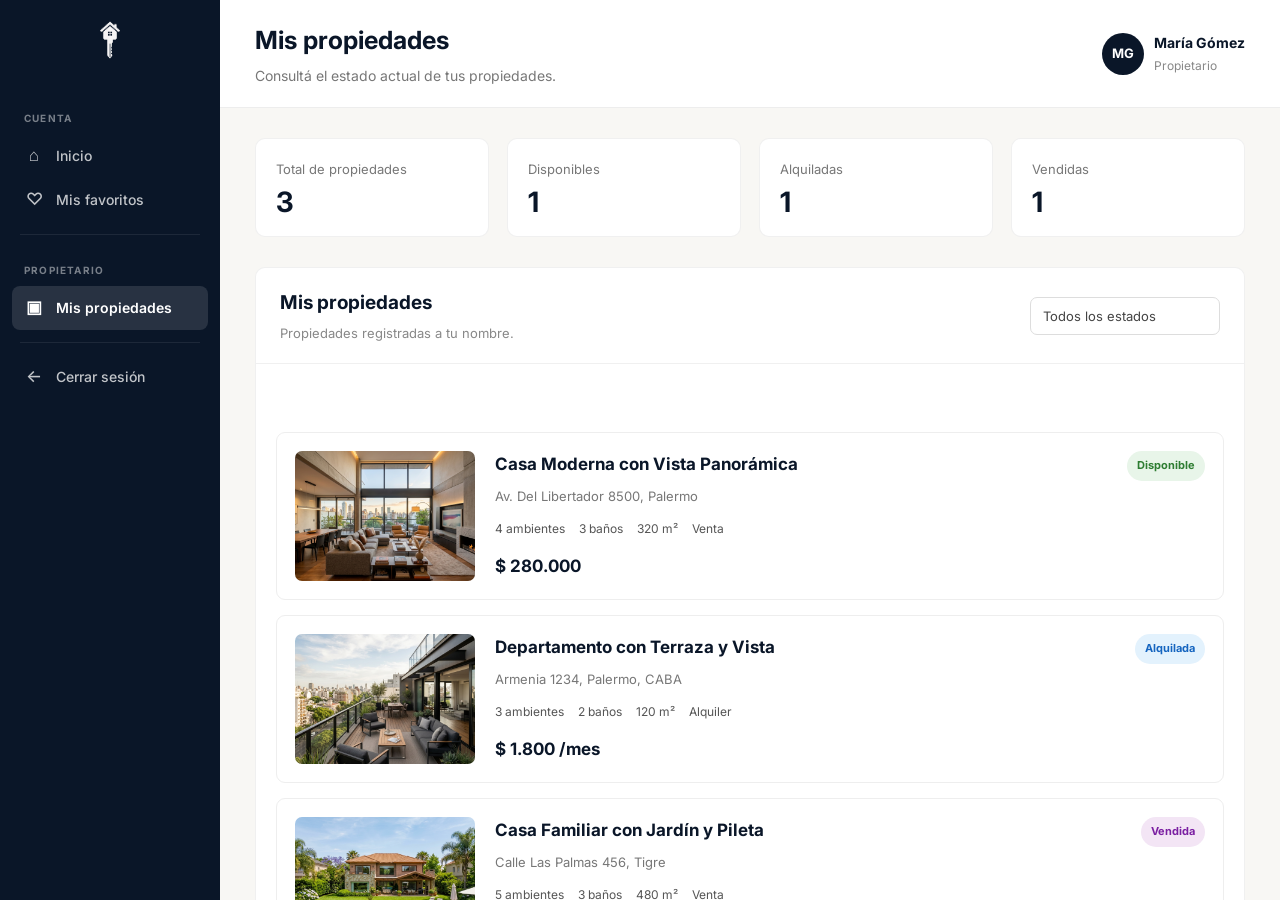
<file: pages/Propietario/panelPropietario.html>
<!DOCTYPE html>
<html lang="es">

<head>
    <meta charset="UTF-8">
    <meta name="viewport" content="width=device-width, initial-scale=1.0">

    <title>Mis Propiedades | Negocios Inmobiliarios</title>

    <!-- Estilos generales del proyecto -->
    <link rel="stylesheet" href="../../assets/styles/style.css">

    <!-- Estilos específicos del panel -->
    <link rel="stylesheet" href="../../assets/styles/panelPropietario.css">
</head>

<body>

    <div class="propietario-shell">

        <!-- SIDEBAR -->
        <aside class="propietario-sidebar">

            <div class="propietario-brand">
                <img src="../../assets/media/logoLight.png" alt="Negocios Inmobiliarios">
            </div>

            <nav class="propietario-nav">

                <div class="propietario-nav-section">
                    CUENTA
                </div>

                <a href="../../index.html" class="propietario-nav-item">
                    <span>⌂</span>
                    <span>Inicio</span>
                </a>

                <a href="../cliente/misFavoritos.html" class="propietario-nav-item">
                    <span>♡</span>
                    <span>Mis favoritos</span>
                </a>

                <div class="propietario-nav-divider"></div>

                <div class="propietario-nav-section">
                    PROPIETARIO
                </div>

                <a href="panelPropietario.html" class="propietario-nav-item active">
                    <span>▣</span>
                    <span>Mis propiedades</span>
                </a>

                <div class="propietario-nav-divider"></div>

                <a href="../../index.html" class="propietario-nav-item">
                    <span>←</span>
                    <span>Cerrar sesión</span>
                </a>

            </nav>

        </aside>


        <!-- CONTENIDO PRINCIPAL -->
        <main class="propietario-main">

            <!-- HEADER -->
            <header class="propietario-header">

                <div>
                    <h1>Mis propiedades</h1>
                    <p>Consultá el estado actual de tus propiedades.</p>
                </div>

                <div class="propietario-user">
                    <div class="propietario-avatar">
                        MG
                    </div>

                    <div>
                        <strong>María Gómez</strong>
                        <span>Propietario</span>
                    </div>
                </div>

            </header>


            <!-- CONTENIDO -->
            <section class="propietario-content">

                <!-- RESUMEN -->
                <div class="propietario-summary">

                    <div class="summary-card">
                        <span class="summary-label">
                            Total de propiedades
                        </span>

                        <strong id="totalPropiedades">
                            0
                        </strong>
                    </div>

                    <div class="summary-card">
                        <span class="summary-label">
                            Disponibles
                        </span>

                        <strong id="propiedadesDisponibles">
                            0
                        </strong>
                    </div>

                    <div class="summary-card">
                        <span class="summary-label">
                            Alquiladas
                        </span>

                        <strong id="propiedadesAlquiladas">
                            0
                        </strong>
                    </div>

                    <div class="summary-card">
                        <span class="summary-label">
                            Vendidas
                        </span>

                        <strong id="propiedadesVendidas">
                            0
                        </strong>
                    </div>

                </div>


                <!-- LISTADO -->
                <div class="propiedades-section">

                    <div class="section-header">
                        <div>
                            <h2>Mis propiedades</h2>
                            <p>
                                Propiedades registradas a tu nombre.
                            </p>
                        </div>

                        <select id="filtroEstado" class="filtro-estado">
                            <option value="todos">Todos los estados</option>
                            <option value="disponible">Disponible</option>
                            <option value="alquilado">Alquilada</option>
                            <option value="vendido">Vendida</option>
                            <option value="reservado">Reservada</option>
                        </select>
                    </div>


                    <div id="listaPropiedades" class="propiedades-lista">
                        <!-- Las propiedades se cargan mediante JavaScript -->
                    </div>

                </div>

            </section>

        </main>

    </div>


    <script src="../../assets/js/panelPropietario.js" defer></script>

</body>

</html>
</file>
<file: assets/styles/style.css>
/* =============================================
   NEGOCIOS INMOBILIARIOS — STYLESHEET PREMIUM
   Paleta: Navy · Blanco · Dorado
   ============================================= */

/* --- Fuentes de Google --- */
@import url('https://fonts.googleapis.com/css2?family=Playfair+Display:wght@400;500;600;700&family=Inter:wght@300;400;500;600;700&display=swap');

/* --- Propiedades personalizadas CSS (Variables) --- */
:root {
  --navy-900: #0a1628;
  --navy-800: #0f2044;
  --navy-700: #162b5a;
  --navy-600: #1e3a73;
  --navy-500: #264d96;

  --gold-400: #c9a84c;
  --gold-500: #b8953f;
  --gold-300: #dfc06a;
  --gold-100: #f5e8c0;

  --white: #ffffff;
  --off-white: #f8f7f4;
  --gray-100: #f0ede8;
  --gray-200: #e2ddd6;
  --gray-300: #c8c1b8;
  --gray-500: #8a8278;
  --gray-700: #4a4540;
  --gray-900: #1a1714;

  --font-heading: 'Space Grotesk', sans-serif;
  --font-body: 'Inter', -apple-system, sans-serif;

  --shadow-sm: 0 1px 3px rgba(10, 22, 40, 0.08), 0 1px 2px rgba(10, 22, 40, 0.04);
  --shadow-md: 0 4px 16px rgba(10, 22, 40, 0.10), 0 2px 6px rgba(10, 22, 40, 0.06);
  --shadow-lg: 0 10px 40px rgba(10, 22, 40, 0.14), 0 4px 12px rgba(10, 22, 40, 0.08);
  --shadow-xl: 0 20px 60px rgba(10, 22, 40, 0.20);

  --radius-sm: 6px;
  --radius-md: 12px;
  --radius-lg: 20px;
  --radius-xl: 32px;

  --transition: 0.3s cubic-bezier(0.4, 0, 0.2, 1);
  --transition-slow: 0.5s cubic-bezier(0.4, 0, 0.2, 1);
}

/* --- Restablecimiento y Base --- */
*,
*::before,
*::after {
  box-sizing: border-box;
  margin: 0;
  padding: 0;
}

html {
  scroll-behavior: smooth;
  font-size: 16px;
}

body {
  font-family: var(--font-body);
  color: var(--gray-900);
  background-color: var(--white);
  line-height: 1.6;
  -webkit-font-smoothing: antialiased;
  overflow-x: hidden;
}

img {
  display: block;
  max-width: 100%;
  height: auto;
}

a {
  text-decoration: none;
  color: inherit;
}

ul {
  list-style: none;
}

button {
  cursor: pointer;
  border: none;
  background: none;
  font-family: inherit;
}

input,
select,
textarea {
  font-family: inherit;
}

select {
  appearance: none;
  -webkit-appearance: none;
  -moz-appearance: none;
  background-image: url("data:image/svg+xml;charset=UTF-8,%3csvg xmlns='http://www.w3.org/2000/svg' viewBox='0 0 24 24' fill='none' stroke='%230a1628' stroke-width='2' stroke-linecap='round' stroke-linejoin='round'%3e%3cpolyline points='6 9 12 15 18 9'%3e%3c/polyline%3e%3c/svg%3e");
  background-repeat: no-repeat;
  background-position: right 0.75rem center;
  background-size: 16px;
  padding-right: 2rem;
}

/* =============================================
   MENÚ DESPLEGABLE DE SELECCIÓN PERSONALIZADO
   ============================================= */
.cs-wrapper {
  position: relative;
  width: 100%;
}

/* El select nativo queda oculto pero accesible */
.cs-wrapper select {
  position: absolute;
  opacity: 0;
  pointer-events: none;
  width: 1px;
  height: 1px;
}

/* Trigger visible (reemplaza al select) */
.cs-trigger {
  display: flex;
  align-items: center;
  justify-content: space-between;
  gap: 0.5rem;
  cursor: pointer;
  user-select: none;
  border: none;
  outline: none;
  background: transparent;
  width: 100%;
  padding: 0;
  font-size: 0.875rem;
  font-weight: 500;
  color: var(--gray-900);
  font-family: inherit;
  transition: color var(--transition);
}

.cs-trigger-text {
  flex: 1;
  text-align: left;
  white-space: nowrap;
  overflow: hidden;
  text-overflow: ellipsis;
}

.cs-chevron {
  flex-shrink: 0;
  width: 16px;
  height: 16px;
  color: var(--navy-700);
  transition: transform var(--transition);
}

.cs-wrapper.open .cs-chevron {
  transform: rotate(180deg);
}

/* Panel desplegable */
.cs-dropdown {
  position: fixed;
  min-width: 180px;
  background: var(--white);
  border-radius: var(--radius-md);
  box-shadow:
    0 4px 6px -1px rgba(10, 22, 40, 0.08),
    0 20px 40px -8px rgba(10, 22, 40, 0.18),
    0 0 0 1px rgba(10, 22, 40, 0.06);
  overflow: hidden;
  z-index: 99999;
  opacity: 0;
  pointer-events: none;
  transition: opacity 0.18s ease, transform 0.18s ease;
  transform: translateY(-6px);
}

.cs-wrapper.open .cs-dropdown,
.cs-dropdown.open {
  opacity: 1;
  pointer-events: auto;
  transform: translateY(0);
}

/* Opciones individuales */
.cs-option {
  display: flex;
  align-items: center;
  gap: 0.6rem;
  padding: 0.65rem 1rem;
  font-size: 0.85rem;
  font-weight: 500;
  color: var(--gray-700);
  cursor: pointer;
  transition: background var(--transition), color var(--transition);
  position: relative;
}

.cs-option:not(:last-child)::after {
  content: '';
  position: absolute;
  bottom: 0;
  left: 1rem;
  right: 1rem;
  height: 1px;
  background: var(--gray-100);
}

.cs-option:hover {
  background: var(--off-white);
  color: var(--navy-800);
}

.cs-option.selected {
  background: linear-gradient(135deg, rgba(10, 22, 40, 0.04), rgba(10, 22, 40, 0.07));
  color: var(--navy-900);
  font-weight: 600;
}

.cs-option.selected::before {
  content: '';
  position: absolute;
  left: 0;
  top: 0;
  bottom: 0;
  width: 3px;
  background: linear-gradient(180deg, var(--gold-400), var(--gold-500));
  border-radius: 0 2px 2px 0;
}

/* Variante dark (para fondos oscuros — ej. panel admin) */
.cs-wrapper.cs-dark .cs-trigger {
  color: rgba(255, 255, 255, 0.85);
}

.cs-wrapper.cs-dark .cs-chevron {
  color: rgba(255, 255, 255, 0.55);
}

/* =============================================
   BARRA DE NAVEGACIÓN (NAVBAR)
   ============================================= */
.navbar {
  position: fixed;
  top: 0;
  left: 0;
  right: 0;
  z-index: 1000;
  padding: 0 2rem;
  height: 72px;
  display: flex;
  align-items: center;
  justify-content: space-between;
  transition: background var(--transition), box-shadow var(--transition);
  background: transparent;
}

.navbar.scrolled {
  background: rgba(255, 255, 255, 0.96);
  backdrop-filter: blur(16px);
  -webkit-backdrop-filter: blur(16px);
  box-shadow: var(--shadow-sm);
  border-bottom: 1px solid rgba(201, 168, 76, 0.15);
}

.navbar.scrolled .nav-logo-text {
  color: var(--navy-900);
}

.navbar.scrolled .nav-logo-sub {
  color: var(--gold-500);
}

.navbar.scrolled .nav-link {
  color: var(--gray-700);
}

.navbar.scrolled .nav-link:hover {
  color: var(--navy-800);
}

.navbar.scrolled .nav-cta {
  border-color: var(--navy-800);
  color: var(--navy-800);
}

.navbar.scrolled .nav-cta:hover {
  background: var(--navy-800);
  color: var(--white);
}

.navbar.scrolled .hamburger span {
  background: var(--navy-900);
}

.nav-logo {
  display: flex;
  align-items: center;
  gap: 0.75rem;
  text-decoration: none;
  flex-shrink: 0;
}

.nav-logo img {
  height: 38px;
  width: auto;
  display: block;
}

.logo-text {
  font-family: var(--font-heading);
  font-size: 1.15rem;
  font-weight: 600;
  color: var(--white);
  letter-spacing: 0.01em;
  transition: color var(--transition);
}

.navbar.scrolled .logo-text,
.navbar.nav-open .logo-text {
  color: var(--navy-900);
}

/* Predeterminado (barra de navegación transparente, sobre el hero): muestra logotipo claro, oculta oscuro */
.nav-logo .logo-light {
  display: block;
}

.nav-logo .logo-dark {
  display: none;
}

/* Barra de navegación con scroll (fondo blanco): muestra logotipo oscuro, oculta claro */
.navbar.scrolled .nav-logo .logo-light {
  display: none;
}

.navbar.scrolled .nav-logo .logo-dark {
  display: block;
}

/* Estado abierto de navegación móvil en la barra de navegación */
.navbar.nav-open {
  background: rgba(255, 255, 255, 0.96) !important;
  backdrop-filter: blur(16px);
  -webkit-backdrop-filter: blur(16px);
  box-shadow: var(--shadow-sm);
  border-bottom: 1px solid rgba(201, 168, 76, 0.15);
}

.navbar.nav-open .nav-logo .logo-light {
  display: none;
}

.navbar.nav-open .nav-logo .logo-dark {
  display: block;
}

.navbar.nav-open .nav-link {
  color: var(--gray-700);
}

.navbar.nav-open .nav-cta {
  border-color: var(--navy-800);
  color: var(--navy-800);
}

.navbar.nav-open .nav-login-btn {
  color: var(--navy-800);
  border-color: var(--gray-200);
}

.navbar.nav-open .nav-login-btn:hover {
  background: var(--navy-800);
  color: var(--white);
  border-color: var(--navy-800);
}

.navbar.nav-open .hamburger span {
  background: var(--navy-900);
}

.nav-logo-sub {
  font-size: 0.58rem;
  font-weight: 400;
  letter-spacing: 0.15em;
  text-transform: uppercase;
  display: block;
  color: var(--gold-300);
  transition: color var(--transition);
}

.nav-menu {
  display: flex;
  align-items: center;
  gap: 0.25rem;
}

.nav-link {
  font-size: 0.875rem;
  font-weight: 500;
  color: rgba(255, 255, 255, 0.9);
  padding: 0.5rem 1rem;
  border-radius: var(--radius-sm);
  transition: color var(--transition), background var(--transition);
  letter-spacing: 0.01em;
  position: relative;
}

.nav-link::after {
  content: '';
  position: absolute;
  bottom: 4px;
  left: 50%;
  right: 50%;
  height: 2px;
  background: var(--gold-400);
  border-radius: 2px;
  transition: left var(--transition), right var(--transition);
}

.nav-link:hover::after,
.nav-link.active::after {
  left: 1rem;
  right: 1rem;
}

.nav-link:hover {
  color: var(--white);
}

.nav-actions {
  display: flex;
  align-items: center;
  gap: 1rem;
}

.nav-cta {
  font-size: 0.875rem;
  font-weight: 500;
  padding: 0.5rem 1.25rem;
  border-radius: var(--radius-md);
  border: 1.5px solid rgba(255, 255, 255, 0.7);
  color: var(--white);
  transition: all var(--transition);
}

.nav-cta:hover {
  background: rgba(255, 255, 255, 0.15);
  border-color: var(--white);
}

.btn-nav-primary {
  font-size: 0.875rem;
  font-weight: 600;
  padding: 0.5rem 1.25rem;
  border-radius: var(--radius-md);
  background: linear-gradient(135deg, var(--gold-400), var(--gold-500));
  color: var(--navy-900);
  transition: all var(--transition);
  box-shadow: 0 2px 10px rgba(201, 168, 76, 0.4);
}

.btn-nav-primary:hover {
  transform: translateY(-1px);
  box-shadow: 0 4px 16px rgba(201, 168, 76, 0.5);
}

.nav-login-btn {
  display: flex;
  align-items: center;
  gap: 0.45rem;
  font-size: 0.875rem;
  font-weight: 600;
  padding: 0.5rem 1rem;
  border-radius: var(--radius-md);
  border: 1.5px solid rgba(255, 255, 255, 0.4);
  color: var(--white);
  transition: all var(--transition);
}

.nav-login-btn:hover {
  background: var(--white);
  color: var(--navy-900);
  border-color: var(--white);
}

.navbar.scrolled .nav-login-btn {
  color: var(--navy-800);
  border-color: var(--gray-200);
}

.navbar.scrolled .nav-login-btn:hover {
  background: var(--navy-800);
  color: var(--white);
  border-color: var(--navy-800);
}

.hamburger {
  display: none;
  flex-direction: column;
  gap: 5px;
  padding: 6px;
  cursor: pointer;
}

.hamburger span {
  display: block;
  width: 24px;
  height: 2px;
  background: var(--white);
  border-radius: 2px;
  transition: all var(--transition);
}

.hamburger.open span:nth-child(1) {
  transform: translateY(7px) rotate(45deg);
}

.hamburger.open span:nth-child(2) {
  opacity: 0;
}

.hamburger.open span:nth-child(3) {
  transform: translateY(-7px) rotate(-45deg);
}

.mobile-nav {
  display: none;
  position: fixed;
  top: 72px;
  left: 0;
  right: 0;
  background: var(--white);
  border-bottom: 1px solid var(--gray-200);
  padding: 1rem 2rem 1.5rem;
  z-index: 999;
  box-shadow: var(--shadow-lg);
  transform: translateY(-110%);
  opacity: 0;
  transition: transform var(--transition), opacity var(--transition);
}

.mobile-nav.open {
  transform: translateY(0);
  opacity: 1;
}

.mobile-nav .nav-link {
  color: var(--gray-700);
  display: block;
  padding: 0.75rem 0;
  border-bottom: 1px solid var(--gray-100);
}

.mobile-nav .nav-link::after {
  display: none;
}

.mobile-nav .nav-link:last-of-type {
  border-bottom: none;
}

.mobile-nav .nav-link:hover {
  color: var(--navy-800);
}

.mobile-nav-actions {
  display: flex;
  gap: 0.75rem;
  margin-top: 1.25rem;
}

/* =============================================
   SECCIÓN PRINCIPAL (HERO)
   ============================================= */
.hero {
  position: relative;
  min-height: 100vh;
  display: flex;
  flex-direction: column;
  align-items: center;
  justify-content: center;
  overflow: hidden;
  padding: 0 1.5rem;
}

.hero-bg {
  position: absolute;
  inset: 0;
  background-image: url('../media/hero.jpg');
  background-size: cover;
  background-position: center 40%;
  z-index: 0;
  transform: scale(1.05);
  animation: heroZoom 12s ease-out forwards;
}

@keyframes heroZoom {
  from {
    transform: scale(1.05);
  }

  to {
    transform: scale(1.0);
  }
}

.hero-overlay {
  position: absolute;
  inset: 0;
  background: linear-gradient(to bottom, rgba(10, 22, 40, 0.45) 0%, rgba(10, 22, 40, 0.3) 50%, rgba(10, 22, 40, 0.65) 100%);
  z-index: 1;
}

.hero-content {
  position: relative;
  z-index: 2;
  text-align: center;
  max-width: 860px;
  width: 100%;
  animation: fadeUp 0.9s ease-out 0.2s both;
}

@keyframes fadeUp {
  from {
    opacity: 0;
    transform: translateY(30px);
  }

  to {
    opacity: 1;
    transform: translateY(0);
  }
}

.hero-badge {
  display: inline-flex;
  align-items: center;
  gap: 0.6rem;
  background: rgba(255, 255, 255, 0.06);
  border: 1px solid rgba(255, 255, 255, 0.12);
  border-radius: 100px;
  padding: 0.45rem 1.2rem;
  font-size: 0.72rem;
  font-weight: 500;
  color: rgba(255, 255, 255, 0.9);
  letter-spacing: 0.08em;
  text-transform: uppercase;
  margin-bottom: 1.75rem;
  backdrop-filter: blur(12px);
  -webkit-backdrop-filter: blur(12px);
  box-shadow: 0 4px 20px rgba(0, 0, 0, 0.15);
}

.hero-badge-dot {
  width: 6px;
  height: 6px;
  border-radius: 50%;
  background: var(--gold-400);
  box-shadow: 0 0 8px var(--gold-400);
  animation: pulse 2s infinite;
}

@keyframes pulse {

  0%,
  100% {
    opacity: 1;
    transform: scale(1);
  }

  50% {
    opacity: 0.5;
    transform: scale(1.5);
  }
}

.hero-title {
  font-family: var(--font-heading);
  font-size: clamp(2.8rem, 6vw, 5.5rem);
  font-weight: 400;
  color: var(--white);
  line-height: 1.08;
  letter-spacing: -0.01em;
  margin-bottom: 1.25rem;
  text-shadow: 0 4px 16px rgba(0, 0, 0, 0.5), 0 2px 8px rgba(0, 0, 0, 0.4);
}

.hero-title strong {
  font-weight: 600;
  color: var(--gold-300);
  display: block;
}

.hero-subtitle {
  font-size: clamp(1rem, 2vw, 1.15rem);
  color: rgba(255, 255, 255, 0.95);
  max-width: 520px;
  margin: 0 auto 2.5rem;
  font-weight: 500;
  line-height: 1.7;
  text-shadow: 0 2px 8px rgba(0, 0, 0, 0.5);
}

/* Barra de búsqueda */
.hero-search {
  background: rgba(255, 255, 255, 0.97);
  backdrop-filter: blur(20px);
  border-radius: var(--radius-xl);
  padding: 0.5rem;
  display: flex;
  align-items: center;
  box-shadow: var(--shadow-xl), 0 0 0 1px rgba(201, 168, 76, 0.2);
  max-width: 800px;
  margin: 0 auto;
  animation: fadeUp 0.9s ease-out 0.5s both;
  position: relative;
  z-index: 50;
}

.search-group {
  flex: 1;
  display: flex;
  flex-direction: column;
  padding: 0.5rem 1.25rem;
  border-right: 1px solid var(--gray-200);
}

.search-group:last-of-type {
  border-right: none;
}

.search-group label {
  display: block;
  font-size: 0.6rem;
  font-weight: 700;
  letter-spacing: 0.12em;
  text-transform: uppercase;
  color: var(--navy-700);
  margin-bottom: 3px;
}

.search-group input,
.search-group select {
  border: none;
  outline: none;
  background-color: transparent;
  font-size: 0.875rem;
  color: var(--gray-900);
  font-weight: 500;
}

.search-group select {
  cursor: pointer;
  background-position: right center;
  padding-right: 1.5rem;
  border-radius: var(--radius-sm);
}

/* Custom select dentro del hero search */
.search-group .cs-wrapper {
  width: 100%;
}

.search-group .cs-trigger {
  font-size: 0.875rem;
  color: var(--gray-900);
  font-weight: 500;
}

.search-group .cs-dropdown {
  top: calc(100% + 14px);
}

.search-group select option {
  background: var(--white);
  color: var(--navy-900);
}

.search-group input::placeholder {
  color: var(--gray-500);
  font-weight: 400;
}

.btn-search {
  background: linear-gradient(135deg, var(--navy-800), var(--navy-700));
  color: var(--white);
  font-size: 0.875rem;
  font-weight: 600;
  padding: 0.875rem 1.75rem;
  border-radius: calc(var(--radius-xl) - 4px);
  display: flex;
  align-items: center;
  gap: 0.5rem;
  transition: all var(--transition);
  letter-spacing: 0.03em;
  white-space: nowrap;
  flex-shrink: 0;
}

.btn-search:hover {
  background: linear-gradient(135deg, var(--gold-500), var(--gold-400));
  color: var(--navy-900);
  transform: scale(1.02);
  box-shadow: 0 4px 16px rgba(201, 168, 76, 0.4);
}

/* Hero Stats */
.hero-stats {
  position: relative;
  z-index: 2;
  display: flex;
  gap: 2.5rem;
  margin-top: 3.5rem;
  justify-content: center;
  animation: fadeUp 0.9s ease-out 0.7s both;
}

.stat-item {
  text-align: center;
}

.stat-value {
  font-family: var(--font-heading);
  font-size: 2.2rem;
  font-weight: 600;
  color: var(--gold-300);
  line-height: 1;
}

.stat-label {
  font-size: 0.68rem;
  font-weight: 500;
  color: rgba(255, 255, 255, 0.65);
  letter-spacing: 0.08em;
  text-transform: uppercase;
  margin-top: 4px;
}

.stat-divider {
  width: 1px;
  background: rgba(255, 255, 255, 0.18);
  align-self: stretch;
}

.hero-scroll {
  position: absolute;
  bottom: 2.5rem;
  left: 50%;
  transform: translateX(-50%);
  z-index: 2;
  display: flex;
  flex-direction: column;
  align-items: center;
  gap: 0.5rem;
  color: rgba(255, 255, 255, 0.55);
  font-size: 0.65rem;
  letter-spacing: 0.12em;
  text-transform: uppercase;
  animation: fadeUp 0.9s ease-out 1s both;
}

.scroll-line {
  width: 1px;
  height: 40px;
  background: linear-gradient(to bottom, rgba(255, 255, 255, 0.55), transparent);
  animation: scrollAnim 2s ease-in-out infinite;
}

@keyframes scrollAnim {
  0% {
    height: 40px;
    opacity: 1;
  }

  100% {
    height: 8px;
    opacity: 0;
  }
}

/* =============================================
   COMUNES
   ============================================= */
section {
  padding: 6rem 0;
}

.container {
  max-width: 1280px;
  margin: 0 auto;
  padding: 0 2rem;
}

.section-header {
  display: flex;
  align-items: flex-end;
  justify-content: space-between;
  margin-bottom: 3rem;
  gap: 1rem;
}

.section-tag {
  font-size: 0.68rem;
  font-weight: 700;
  letter-spacing: 0.15em;
  text-transform: uppercase;
  color: var(--gold-500);
  margin-bottom: 0.5rem;
  display: block;
}

.section-title {
  font-family: var(--font-heading);
  font-size: clamp(1.8rem, 3.5vw, 2.8rem);
  font-weight: 400;
  color: var(--navy-900);
  line-height: 1.15;
}

.section-title strong {
  font-weight: 600;
}

.section-subtitle {
  font-size: 0.875rem;
  color: var(--gray-500);
  max-width: 460px;
  line-height: 1.7;
  margin-top: 0.5rem;
}

.section-link {
  font-size: 0.875rem;
  font-weight: 600;
  color: var(--navy-700);
  display: flex;
  align-items: center;
  gap: 0.4rem;
  letter-spacing: 0.03em;
  transition: all var(--transition);
  white-space: nowrap;
  flex-shrink: 0;
}

.section-link:hover {
  color: var(--gold-500);
  gap: 0.7rem;
}

/* =============================================
   FILTROS Y CUADRÍCULA
   ============================================= */
.listings-controls {
  display: flex;
  align-items: center;
  justify-content: space-between;
  margin-bottom: 2rem;
  flex-wrap: wrap;
  gap: 1rem;
}

.filter-tabs {
  display: flex;
  align-items: center;
  gap: 0.5rem;
  flex-wrap: wrap;
}

.filter-tab {
  font-size: 0.78rem;
  font-weight: 600;
  padding: 0.45rem 1.1rem;
  border-radius: 100px;
  border: 1.5px solid var(--gray-200);
  color: var(--gray-500);
  transition: all var(--transition);
  background: var(--white);
}

.filter-tab:hover {
  border-color: var(--navy-600);
  color: var(--navy-700);
}

.filter-tab.active {
  background: var(--navy-800);
  border-color: var(--navy-800);
  color: var(--white);
  box-shadow: var(--shadow-md);
}

.sort-control {
  display: flex;
  align-items: center;
  gap: 0.5rem;
  font-size: 0.78rem;
  color: var(--gray-500);
}

.sort-control select {
  border: none;
  outline: none;
  font-size: 0.82rem;
  font-weight: 600;
  color: var(--navy-800);
  cursor: pointer;
  background-color: transparent;
  background-image: url("data:image/svg+xml;charset=UTF-8,%3csvg xmlns='http://www.w3.org/2000/svg' viewBox='0 0 24 24' fill='none' stroke='%230f2044' stroke-width='2' stroke-linecap='round' stroke-linejoin='round'%3e%3cpolyline points='6 9 12 15 18 9'%3e%3c/polyline%3e%3c/svg%3e");
  background-position: right center;
  padding-right: 1.25rem;
}

/* =============================================
   TARJETAS DE PROPIEDAD
   ============================================= */
.properties-grid, .citas-grid {
  display: grid;
  grid-template-columns: repeat(4, 1fr);
  gap: 1.5rem;
}

.property-card {
  background: var(--white);
  border-radius: var(--radius-lg);
  overflow: hidden;
  box-shadow: var(--shadow-sm);
  border: 1px solid var(--gray-100);
  transition: transform var(--transition), box-shadow var(--transition);
  cursor: pointer;
}

.property-card:hover {
  transform: translateY(-6px);
  box-shadow: var(--shadow-lg);
}

.card-image-wrap {
  position: relative;
  overflow: hidden;
  aspect-ratio: 4/3;
}

.card-image-wrap img {
  width: 100%;
  height: 100%;
  object-fit: cover;
  transition: transform var(--transition-slow);
}

.property-card:hover .card-image-wrap img {
  transform: scale(1.06);
}

.card-badge {
  position: absolute;
  top: 0.875rem;
  left: 0.875rem;
  font-size: 0.62rem;
  font-weight: 700;
  letter-spacing: 0.1em;
  text-transform: uppercase;
  padding: 0.28rem 0.7rem;
  border-radius: 100px;
  backdrop-filter: blur(8px);
}

.badge-disponible {
  background: rgba(16, 185, 129, 0.88);
  color: var(--white);
}

.badge-reservado {
  background: rgba(245, 158, 11, 0.9);
  color: var(--white);
}

.badge-vendido {
  background: rgba(239, 68, 68, 0.88);
  color: var(--white);
}

.card-favorite {
  position: absolute;
  top: 0.875rem;
  right: 0.875rem;
  width: 32px;
  height: 32px;
  background: rgba(255, 255, 255, 0.92);
  border-radius: 50%;
  display: flex;
  align-items: center;
  justify-content: center;
  font-size: 0.875rem;
  transition: all var(--transition);
  box-shadow: var(--shadow-sm);
  z-index: 5;
}

.card-favorite:hover {
  background: var(--white);
  transform: scale(1.12);
}

.card-favorite.active {
  color: #ef4444;
}

.card-type {
  position: absolute;
  bottom: 0.875rem;
  right: 0.875rem;
  background: rgba(10, 22, 40, 0.72);
  color: rgba(255, 255, 255, 0.92);
  font-size: 0.62rem;
  font-weight: 600;
  letter-spacing: 0.08em;
  text-transform: uppercase;
  padding: 0.22rem 0.55rem;
  border-radius: 4px;
  backdrop-filter: blur(4px);
}

.card-body {
  padding: 1.25rem;
}

.card-price {
  font-family: var(--font-heading);
  font-size: 1.45rem;
  font-weight: 600;
  color: var(--navy-900);
  line-height: 1;
  margin-bottom: 0.35rem;
}

.card-price-unit {
  font-size: 0.72rem;
  font-weight: 500;
  color: var(--gray-500);
  font-family: var(--font-body);
  margin-left: 4px;
}

.card-title {
  font-size: 0.9rem;
  font-weight: 600;
  color: var(--navy-800);
  margin-bottom: 0.3rem;
  line-height: 1.3;
}

.card-location {
  font-size: 0.78rem;
  color: var(--gray-500);
  display: flex;
  align-items: center;
  gap: 0.3rem;
  margin-bottom: 1rem;
}

.card-features {
  display: flex;
  align-items: center;
  gap: 1rem;
  padding-top: 1rem;
  border-top: 1px solid var(--gray-100);
  flex-wrap: wrap;
}

.card-feature {
  display: flex;
  align-items: center;
  gap: 0.3rem;
  font-size: 0.75rem;
  color: var(--gray-500);
  font-weight: 500;
}

/* =============================================
   CARGAR MÁS
   ============================================= */
.load-more-wrap {
  text-align: center;
  margin-top: 3.5rem;
}

.btn-load-more {
  display: inline-flex;
  align-items: center;
  gap: 0.5rem;
  font-size: 0.875rem;
  font-weight: 600;
  color: var(--navy-800);
  padding: 0.875rem 2.5rem;
  border-radius: var(--radius-md);
  border: 1.5px solid var(--navy-800);
  transition: all var(--transition);
}

.btn-load-more:hover {
  background: var(--navy-800);
  color: var(--white);
  transform: translateY(-2px);
  box-shadow: var(--shadow-md);
}

/* =============================================
   POR QUÉ ELEGIRNOS
   ============================================= */
.why-us {
  background: var(--navy-900);
}

.why-us .section-tag {
  color: var(--gold-300);
}

.why-us .section-title {
  color: var(--white);
}

.why-us .section-subtitle {
  color: rgba(255, 255, 255, 0.55);
}

.why-grid {
  display: grid;
  grid-template-columns: 1fr 1fr;
  gap: 4rem;
  align-items: center;
  margin-top: 3rem;
}

.why-image-wrap {
  position: relative;
  aspect-ratio: 4/5;
}

.why-image-wrap img {
  width: 100%;
  height: 100%;
  object-fit: cover;
  border-radius: var(--radius-lg);
}

.why-card-float {
  position: absolute;
  bottom: 2rem;
  left: -2rem;
  background: var(--white);
  border-radius: var(--radius-md);
  padding: 1.25rem 1.5rem;
  box-shadow: var(--shadow-xl);
  display: flex;
  align-items: center;
  gap: 1rem;
  min-width: 200px;
  z-index: 10;
}

.why-float-icon {
  width: 46px;
  height: 46px;
  background: var(--gold-100);
  border-radius: var(--radius-sm);
  display: flex;
  align-items: center;
  justify-content: center;
  font-size: 1.3rem;
  flex-shrink: 0;
}

.why-float-value {
  font-family: var(--font-heading);
  font-size: 1.5rem;
  font-weight: 600;
  color: var(--navy-900);
  line-height: 1;
}

.why-float-label {
  font-size: 0.72rem;
  color: var(--gray-500);
  margin-top: 2px;
}

.why-features {
  display: flex;
  flex-direction: column;
  gap: 1.25rem;
}

.why-feature {
  display: flex;
  gap: 1.25rem;
  align-items: flex-start;
  padding: 1.4rem;
  border-radius: var(--radius-md);
  border: 1px solid rgba(255, 255, 255, 0.07);
  background: rgba(255, 255, 255, 0.04);
  transition: all var(--transition);
}

.why-feature:hover {
  border-color: rgba(201, 168, 76, 0.3);
  background: rgba(201, 168, 76, 0.06);
  transform: translateX(6px);
}

.why-feature-icon {
  width: 46px;
  height: 46px;
  background: rgba(201, 168, 76, 0.12);
  border-radius: var(--radius-sm);
  display: flex;
  align-items: center;
  justify-content: center;
  font-size: 1.25rem;
  color: var(--white);
  flex-shrink: 0;
  border: 1px solid rgba(201, 168, 76, 0.28);
}

.why-feature-title {
  font-size: 0.95rem;
  font-weight: 600;
  color: var(--white);
  margin-bottom: 0.35rem;
}

.why-feature-desc {
  font-size: 0.82rem;
  color: rgba(255, 255, 255, 0.5);
  line-height: 1.6;
}

/* =============================================
   TESTIMONIOS
   ============================================= */
.testimonials {
  background: var(--off-white);
}

.testimonials-grid {
  display: grid;
  grid-template-columns: repeat(3, 1fr);
  gap: 1.5rem;
  margin-top: 3rem;
}
.testimonials-carousel-container {
  position: relative;
  width: 100%;
}
.testimonials-carousel-btn {
  display: none;
  position: absolute;
  top: 50%;
  transform: translateY(-50%);
  width: 40px;
  height: 40px;
  border-radius: 50%;
  background: var(--white);
  border: 1.5px solid var(--gray-200);
  box-shadow: var(--shadow-md);
  color: var(--navy-800);
  align-items: center;
  justify-content: center;
  z-index: 10;
  cursor: pointer;
  transition: all var(--transition);
}
.testimonials-carousel-btn:hover {
  background: var(--navy-900);
  color: var(--white);
  border-color: var(--navy-900);
}
.testimonials-carousel-btn.prev {
  left: -20px;
}
.testimonials-carousel-btn.next {
  right: -20px;
}

.testimonial-card {
  background: var(--white);
  border-radius: var(--radius-lg);
  padding: 2rem;
  box-shadow: var(--shadow-sm);
  border: 1px solid var(--gray-100);
  transition: transform var(--transition), box-shadow var(--transition);
}

.testimonial-card:hover {
  transform: translateY(-4px);
  box-shadow: var(--shadow-md);
}

.testimonial-stars {
  color: var(--gold-400);
  font-size: 0.875rem;
  letter-spacing: 2px;
  margin-bottom: 1rem;
}

.testimonial-text {
  font-size: 0.9rem;
  line-height: 1.8;
  color: var(--gray-700);
  font-style: italic;
  margin-bottom: 1.5rem;
}

.testimonial-author {
  display: flex;
  align-items: center;
  gap: 0.75rem;
}

.author-avatar {
  width: 44px;
  height: 44px;
  border-radius: 50%;
  background: linear-gradient(135deg, var(--navy-600), var(--navy-800));
  display: flex;
  align-items: center;
  justify-content: center;
  font-size: 1rem;
  font-weight: 700;
  color: var(--white);
  flex-shrink: 0;
  font-family: var(--font-heading);
}

.author-name {
  font-size: 0.875rem;
  font-weight: 700;
  color: var(--navy-900);
}

.author-op {
  font-size: 0.72rem;
  color: var(--gray-500);
  margin-top: 1px;
}

/* =============================================
   LLAMADA A LA ACCIÓN (CTA)
   ============================================= */
.cta-section {
  background: linear-gradient(135deg, var(--navy-900) 0%, var(--navy-700) 60%, var(--navy-800) 100%);
  padding: 7rem 0;
  text-align: center;
  position: relative;
  overflow: hidden;
}

.cta-section::before {
  content: '';
  position: absolute;
  width: 600px;
  height: 600px;
  border-radius: 50%;
  background: radial-gradient(circle, rgba(201, 168, 76, 0.12) 0%, transparent 70%);
  top: 50%;
  left: 50%;
  transform: translate(-50%, -50%);
  pointer-events: none;
}

.cta-title {
  font-family: var(--font-heading);
  font-size: clamp(2rem, 4vw, 3.5rem);
  font-weight: 400;
  color: var(--white);
  margin-bottom: 1rem;
  line-height: 1.2;
  position: relative;
}

.cta-title strong {
  color: var(--gold-300);
  font-weight: 600;
}

.cta-subtitle {
  font-size: 1rem;
  color: rgba(255, 255, 255, 0.62);
  max-width: 480px;
  margin: 0 auto 2.5rem;
  line-height: 1.7;
  position: relative;
}

.cta-buttons {
  display: flex;
  gap: 1rem;
  justify-content: center;
  flex-wrap: wrap;
  position: relative;
}

.btn-primary {
  background: linear-gradient(135deg, var(--gold-400), var(--gold-500));
  color: var(--navy-900);
  font-size: 0.925rem;
  font-weight: 700;
  padding: 0.95rem 2.25rem;
  border-radius: var(--radius-md);
  transition: all var(--transition);
  letter-spacing: 0.03em;
  box-shadow: 0 4px 16px rgba(201, 168, 76, 0.35);
}

.btn-primary:hover {
  transform: translateY(-2px);
  box-shadow: 0 8px 24px rgba(201, 168, 76, 0.5);
}

.btn-secondary {
  background: transparent;
  color: var(--white);
  font-size: 0.925rem;
  font-weight: 600;
  padding: 0.95rem 2.25rem;
  border-radius: var(--radius-md);
  border: 1.5px solid rgba(255, 255, 255, 0.35);
  transition: all var(--transition);
  letter-spacing: 0.03em;
}

.btn-secondary:hover {
  background: rgba(255, 255, 255, 0.1);
  border-color: rgba(255, 255, 255, 0.7);
  transform: translateY(-2px);
}

/* =============================================
   PIE DE PÁGINA (FOOTER)
   ============================================= */
.footer {
  background: linear-gradient(160deg, var(--navy-900) 0%, #0d1c3a 60%, var(--navy-800) 100%);
  color: var(--white);
  padding: 2.25rem 0 0;
}

/* --- Fila principal (3 columnas) --- */
.footer-main {
  display: flex;
  align-items: stretch;
  gap: 0;
  padding-bottom: 1.75rem;
  border-bottom: 1px solid rgba(255, 255, 255, 0.07);
}

.footer-col {
  flex: 1;
  padding: 0 2rem;
}

.footer-col--center {
  display: flex;
  flex-direction: column;
  align-items: center;
  justify-content: center;
  text-align: center;
}

.footer-col--center nav {
  display: flex;
  flex-direction: column;
  align-items: center;
}

.footer-col--center .footer-links-row {
  justify-content: center;
}

.footer-col--center .footer-contact-item {
  justify-content: center;
}

.footer-col--center .footer-socials {
  justify-content: center;
}

/* Columna de la marca: centrada */
.footer-col--brand {
  display: flex;
  align-items: center;
  justify-content: center;
  padding: 0 2.5rem;
}

.footer-logo {
  flex-direction: column;
  gap: 0.5rem;
  text-align: center;
}

.footer-logo .logo-text {
  font-size: 1rem;
}

/* Divisores verticales */
.footer-vdivider {
  width: 1px;
  background: rgba(255, 255, 255, 0.07);
  flex-shrink: 0;
  align-self: stretch;
}

/* Ocultar descripción legacy */
.footer-desc {
  display: none;
}

/* --- Titulos de columna --- */
.footer-col-title {
  font-size: 0.8rem;
  font-weight: 600;
  letter-spacing: 0.08em;
  text-transform: uppercase;
  color: var(--gold-300);
  margin-bottom: 0.95rem;
}

/* --- Links de navegación --- */
.footer-links {
  display: flex;
  flex-direction: column;
  gap: 0.5rem;
}

.footer-links a {
  font-size: 0.82rem;
  color: rgba(255, 255, 255, 0.42);
  transition: color var(--transition), padding-left var(--transition);
}

.footer-links a:hover {
  color: var(--white);
  padding-left: 5px;
}

/* Links en fila horizontal con separador · */
.footer-links-row {
  display: flex;
  align-items: center;
  gap: 0.5rem;
  margin-bottom: 0.45rem;
}

.footer-links-row a {
  font-size: 0.82rem;
  color: rgba(255, 255, 255, 0.42);
  transition: color var(--transition);
}

.footer-links-row a:hover {
  color: var(--white);
}

.footer-links-row a+a::before {
  content: '·';
  color: rgba(255, 255, 255, 0.2);
  margin-right: 0.5rem;
  pointer-events: none;
}

/* Redes dentro del contacto */
.footer-col .footer-socials {
  margin-top: 0.85rem;
}

/* --- Contacto --- */
.footer-contact {
  display: flex;
  flex-direction: column;
  gap: 0.6rem;
}

.footer-contact-item {
  display: flex;
  align-items: center;
  gap: 0.55rem;
  font-size: 0.8rem;
  color: rgba(255, 255, 255, 0.42);
}

.footer-contact-icon {
  flex-shrink: 0;
  opacity: 0.6;
}

/* --- Social buttons --- */
.footer-socials {
  display: flex;
  gap: 0.5rem;
}

.social-btn {
  width: 34px;
  height: 34px;
  border-radius: var(--radius-sm);
  background: rgba(255, 255, 255, 0.05);
  border: 1px solid rgba(255, 255, 255, 0.09);
  display: flex;
  align-items: center;
  justify-content: center;
  transition: all var(--transition);
  color: rgba(255, 255, 255, 0.5);
}

.social-btn:hover {
  background: var(--gold-500);
  border-color: var(--gold-500);
  color: var(--navy-900);
  transform: translateY(-2px);
}

/* --- Fila inferior (centrada) --- */
.footer-bottom-new {
  display: flex;
  flex-direction: column;
  align-items: center;
  gap: 0.6rem;
  padding: 1rem 0;
}

.footer-socials-center {
  display: flex;
  gap: 0.5rem;
  justify-content: center;
}

.footer-copyright {
  display: flex;
  align-items: center;
  gap: 1.5rem;
  flex-wrap: wrap;
  justify-content: center;
  font-size: 0.72rem;
  color: rgba(255, 255, 255, 0.25);
}

.footer-bottom-links {
  display: flex;
  gap: 1.25rem;
}

.footer-bottom-links a {
  color: rgba(255, 255, 255, 0.25);
  transition: color var(--transition);
  font-size: 0.72rem;
}

.footer-bottom-links a:hover {
  color: rgba(255, 255, 255, 0.6);
}

/* Legacy: mantener por si hay páginas que aún usen footer-grid */
.footer-grid {
  display: flex;
  gap: 3rem;
  padding-bottom: 1.5rem;
  border-bottom: 1px solid rgba(255, 255, 255, 0.08);
  align-items: center;
}

.footer-bottom {
  padding: 0.85rem 0;
  display: flex;
  align-items: center;
  justify-content: space-between;
  font-size: 0.75rem;
  color: rgba(255, 255, 255, 0.28);
  gap: 1rem;
  flex-wrap: wrap;
}

/* =============================================
   REVELACIÓN AL HACER SCROLL (SCROLL REVEAL)
   ============================================= */
.reveal {
  opacity: 0;
  transform: translateY(28px);
  transition: opacity 0.7s ease, transform 0.7s ease;
}

.reveal.visible {
  opacity: 1;
  transform: none;
}

.reveal-delay-1 {
  transition-delay: 0.1s;
}

.reveal-delay-2 {
  transition-delay: 0.2s;
}

.reveal-delay-3 {
  transition-delay: 0.3s;
}

/* =============================================
   DISEÑO RESPONSIVO (RESPONSIVE)
   ============================================= */
@media (max-width: 1200px) {
  .properties-grid, .citas-grid {
    grid-template-columns: repeat(3, 1fr);
  }
}

@media (max-width: 1024px) {
  .properties-grid, .citas-grid {
    grid-template-columns: repeat(2, 1fr);
  }

  .why-grid {
    gap: 2.5rem;
  }

  .footer-main {
    gap: 0;
  }

  .footer-col {
    padding: 0 1.25rem;
  }

  .footer-col--brand {
    padding: 0 1.5rem;
  }
}

@media (max-width: 768px) {

  .nav-menu,
  .nav-actions {
    display: none;
  }

  .hamburger {
    display: flex;
  }

  .mobile-nav {
    display: block;
  }

  .container {
    padding: 0 1.5rem;
  }

  .hero {
    padding-top: 110px;
    padding-bottom: 3rem;
    min-height: auto;
    justify-content: flex-start;
  }

  .hero-search {
    flex-direction: column;
    border-radius: var(--radius-lg);
    padding: 1rem;
    gap: 0;
  }

  .search-group {
    border-right: none;
    border-bottom: 1px solid var(--gray-200);
    padding: 0.6rem 0;
  }

  .search-group:last-of-type {
    border-bottom: none;
  }

  .btn-search {
    width: 100%;
    justify-content: center;
    margin-top: 0.5rem;
  }

  .hero-stats {
    gap: 1.5rem;
  }

  .stat-value {
    font-size: 1.6rem;
  }

  .section-header {
    flex-direction: column;
    align-items: flex-start;
  }

  .why-grid {
    grid-template-columns: 1fr;
  }

  .why-image-wrap,
  .why-card-float {
    display: none;
  }

  .testimonials-carousel-btn {
    display: flex;
  }
  .testimonials-carousel-btn.prev {
    left: 8px;
  }
  .testimonials-carousel-btn.next {
    right: 8px;
  }

  .testimonials-grid {
    display: flex;
    overflow-x: auto;
    scroll-snap-type: x mandatory;
    scroll-behavior: smooth;
    -webkit-overflow-scrolling: touch;
    gap: 1.5rem;
    padding: 0.5rem 0.25rem 1.5rem;
    scrollbar-width: none;
    -ms-overflow-style: none;
    margin-top: 2rem;
  }

  .testimonials-grid::-webkit-scrollbar {
    display: none;
  }

  .testimonials-grid .testimonial-card {
    flex: 0 0 100%;
    scroll-snap-align: start;
    margin-bottom: 0;
  }

  .footer-main {
    flex-direction: column;
    gap: 1.5rem;
  }

  .footer-vdivider {
    width: 100%;
    height: 1px;
    align-self: auto;
  }

  .footer-col,
  .footer-col--brand {
    padding: 0;
    text-align: left;
  }

  .footer-col--brand {
    justify-content: flex-start;
  }

  .footer-logo {
    flex-direction: row;
    text-align: left;
  }

  .footer-grid {
    flex-direction: column;
    gap: 1.25rem;
  }

  .footer-bottom {
    flex-direction: column;
    text-align: center;
  }
}

@media (max-width: 480px) {
  .properties-grid, .citas-grid {
    grid-template-columns: 1fr;
  }

  .hero-stats {
    flex-direction: column;
    gap: 0.5rem;
  }

  .stat-divider {
    display: none;
  }

  .cta-buttons {
    flex-direction: column;
    align-items: center;
  }

  section {
    padding: 4rem 0;
  }

  .navbar {
    padding: 0 1.25rem;
  }

  .container {
    padding: 0 1.25rem;
  }
}

/* =============================================
   SECCIÓN Y FORMULARIO DE CONTACTO (index.html)
   ============================================= */
.contact-section {
  padding: 6rem 0;
  background: var(--off-white);
  border-top: 1px solid var(--gray-200);
  border-bottom: 1px solid var(--gray-200);
}

.contact-grid, .calculadora-grid {
  display: grid;
  grid-template-columns: 1fr 1.2fr;
  gap: 3.5rem;
  align-items: start;
}

.contact-info {
  display: flex;
  flex-direction: column;
  gap: 1.25rem;
}

.contact-desc {
  font-size: 0.95rem;
  color: var(--gray-700);
  line-height: 1.75;
}

.contact-cards {
  display: flex;
  flex-direction: column;
  gap: 1rem;
  margin-top: 1rem;
}

.contact-card {
  display: flex;
  align-items: center;
  gap: 1rem;
  background: var(--white);
  padding: 1.25rem 1.5rem;
  border-radius: var(--radius-md);
  border: 1px solid var(--gray-200);
  box-shadow: var(--shadow-sm);
  transition: transform var(--transition), box-shadow var(--transition);
}

.contact-card:hover {
  transform: translateY(-2px);
  box-shadow: var(--shadow-md);
}

.contact-card-icon {
  width: 44px;
  height: 44px;
  border-radius: 50%;
  background: #f0f6ff;
  color: var(--navy-800);
  display: flex;
  align-items: center;
  justify-content: center;
  font-size: 1.25rem;
  flex-shrink: 0;
}

.contact-card-label {
  font-size: 0.72rem;
  font-weight: 700;
  text-transform: uppercase;
  letter-spacing: 0.08em;
  color: var(--gray-500);
  margin-bottom: 2px;
}

.contact-card-value {
  font-size: 1rem;
  font-weight: 600;
  color: var(--navy-900);
}

/* Estilos de formulario */
.contact-form-wrap, .calculadora-form-wrap {
  background: var(--white);
  padding: 2.5rem;
  border-radius: var(--radius-lg);
  border: 1px solid var(--gray-200);
  box-shadow: var(--shadow-lg);
}

.contact-main-form .form-grid {
  display: grid;
  grid-template-columns: repeat(2, 1fr);
  gap: 1.25rem;
}

.contact-main-form .form-group {
  display: flex;
  flex-direction: column;
  gap: 6px;
}

.contact-main-form .form-group.half {
  grid-column: span 1;
}

/* Hacer que los formularios de ancho completo sean estándar si no son de la mitad */
.contact-main-form .form-group:not(.half) {
  grid-column: span 2;
}

.contact-main-form label {
  font-size: 0.72rem;
  font-weight: 700;
  text-transform: uppercase;
  letter-spacing: 0.08em;
  color: var(--navy-800);
}

.contact-main-form input,
.contact-main-form select {
  width: 100%;
  padding: 0.75rem 1rem;
  border: 1.5px solid var(--gray-200);
  border-radius: var(--radius-sm);
  font-size: 0.875rem;
  color: var(--gray-900);
  background-color: var(--white);
  transition: border-color var(--transition), box-shadow var(--transition);
  font-family: var(--font-body);
}

.contact-main-form input:focus,
.contact-main-form select:focus {
  outline: none;
  border-color: var(--navy-600);
  box-shadow: 0 0 0 3px rgba(30, 58, 115, 0.08);
}

.contact-main-form input::placeholder {
  color: var(--gray-300);
}

/* Formulario responsivo */
@media (max-width: 900px) {
  .contact-grid, .calculadora-grid {
    grid-template-columns: 1fr;
    gap: 2.5rem;
  }
  .calculadora-iframe {
    height: 200px;
    width: 100px;
  }
}


@media (max-width: 480px) {
  .contact-form-wrap, .calculadora-form-wrap{
    padding: 1.5rem;
  }

  .contact-main-form .form-grid {
    grid-template-columns: 1fr;
  }

  .contact-main-form .form-group.half {
    grid-column: span 2;
  }

}

/* ── Anulación de la barra de navegación para páginas internas ────────────────── */
body.inner-page .navbar {
  background: rgba(255, 255, 255, 0.98) !important;
  backdrop-filter: blur(16px);
  box-shadow: var(--shadow-sm);
  border-bottom: 1px solid rgba(201, 168, 76, 0.15);
}

body.inner-page .navbar .nav-link {
  color: var(--gray-700);
}

body.inner-page .navbar .nav-link:hover,
body.inner-page .navbar .nav-link.active {
  color: var(--navy-900);
}

body.inner-page .navbar .nav-cta {
  border-color: var(--navy-800);
  color: var(--navy-800);
}

body.inner-page .navbar .nav-cta:hover {
  background: var(--navy-800);
  color: var(--white);
}

body.inner-page .navbar .nav-login-btn {
  color: var(--navy-800);
  border-color: var(--gray-200);
}

body.inner-page .navbar .nav-login-btn:hover {
  background: var(--navy-800);
  color: var(--white);
  border-color: var(--navy-800);
}

body.inner-page .navbar .hamburger span {
  background: var(--navy-900);
}

body.inner-page .navbar .logo-text {
  color: var(--navy-900);
}

body.inner-page .navbar .nav-logo .logo-light {
  display: none !important;
}

body.inner-page .navbar .nav-logo .logo-dark {
  display: block !important;
}

/* =============================================
   SECCIÓN CALCULADORA (index.html)
   ============================================= */

/* Contenedor del iframe */
.calculadora-form-wrap {
  width: 100%;
  max-width: 600px; 
  margin: 0 auto;  
}

/* Estilos para el iframe */
#calculadora-iframe {
  width: 100%;     
  max-width: 100%;
  height: 600px;    
  border: none;      
  display: block;
}
.calculadora-section{
  padding: 3.5rem 0;
  background: var(--off-white);
  border-bottom: 1px solid var(--gray-200);
}

.calculadora-info {
  display: flex;
  flex-direction: column;
  gap: 1.25rem;
}

.calculadora-desc {
  font-size: 0.95rem;
  color: var(--gray-700);
  line-height: 1.75;
}

@media (max-width: 480px) {
  #calculadora-iframe {
    height: 550px;
  }
}
/* =============================================
   WHATSAPP FLOTANTE
   ============================================= */
.whatsapp-float {
  position: fixed;
  bottom: 2rem;
  right: 2rem;
  width: 60px;
  height: 60px;
  background-color: #25d366;
  color: var(--white);
  border-radius: 50%;
  display: flex;
  align-items: center;
  justify-content: center;
  box-shadow: 0 4px 10px rgba(37, 211, 102, 0.4);
  z-index: 1000;
  transition: all var(--transition);
  animation: pulse-glow 2s infinite;
}

.whatsapp-float:hover {
  background-color: #1ebe57;
  transform: translateY(-4px) scale(1.05);
  color: var(--white);
}

@keyframes pulse-glow {
  0% {
    box-shadow: 0 0 0 0 rgba(37, 211, 102, 0.6);
  }

  70% {
    box-shadow: 0 0 0 15px rgba(37, 211, 102, 0);
  }

  100% {
    box-shadow: 0 0 0 0 rgba(37, 211, 102, 0);
  }
}

@media (max-width: 768px) {
  .whatsapp-float {
    bottom: 1.5rem;
    right: 1.5rem;
    width: 55px;
    height: 55px;
  }
}

/* =============================================
   SECCIÓN NOSOTROS (PÁGINA)
   ============================================= */
.nosotros-hero {
  padding: 10rem 0 5rem;
  background: linear-gradient(135deg, var(--navy-900), var(--navy-800));
  color: var(--white);
  text-align: center;
}

.nosotros-title {
  font-size: 3rem;
  font-family: var(--font-heading);
  margin-bottom: 1rem;
}

.nosotros-title strong {
  color: var(--gold-400);
}

.nosotros-subtitle {
  font-size: 1.1rem;
  color: rgba(255, 255, 255, 0.7);
  max-width: 600px;
  margin: 0 auto;
}

.nosotros-content {
  padding: 5rem 0;
}

.nosotros-story-grid {
  display: grid;
  grid-template-columns: 1.15fr 0.85fr;
  gap: 3.5rem;
  align-items: center;
  margin-bottom: 5rem;
}

.nosotros-story-info {
  display: flex;
  flex-direction: column;
  gap: 1.15rem;
  font-size: 1.02rem;
  line-height: 1.75;
  color: var(--gray-700);
}

.nosotros-section-title {
  font-family: var(--font-heading);
  font-size: clamp(1.8rem, 3vw, 2.3rem);
  font-weight: 600;
  color: var(--navy-900);
  line-height: 1.2;
}

.nosotros-highlight-box {
  background: rgba(30, 58, 115, 0.04);
  border-left: 3.5px solid var(--gold-500);
  border-radius: 0 var(--radius-md) var(--radius-md) 0;
  padding: 1.1rem 1.4rem;
  display: flex;
  align-items: flex-start;
  gap: 0.9rem;
  color: var(--navy-900);
  font-weight: 600;
  font-size: 0.92rem;
  line-height: 1.55;
  margin-top: 0.5rem;
}
.nosotros-highlight-box svg {
  color: var(--gold-500);
  flex-shrink: 0;
  margin-top: 2px;
}

.nosotros-story-image-wrap {
  position: relative;
}

.nosotros-story-img {
  width: 100%;
  height: 480px;
  object-fit: cover;
  border-radius: var(--radius-xl);
  box-shadow: var(--shadow-xl);
  display: block;
  border: 1px solid var(--gray-200);
}

.story-experience-badge {
  position: absolute;
  bottom: -1.5rem;
  left: -1.5rem;
  background: var(--navy-900);
  color: var(--white);
  padding: 1.15rem 1.6rem;
  border-radius: var(--radius-lg);
  box-shadow: 0 12px 30px rgba(10, 22, 40, 0.35);
  display: flex;
  align-items: center;
  gap: 0.85rem;
  border: 2px solid var(--gold-400);
}

.story-experience-badge .badge-num {
  font-family: var(--font-heading);
  font-size: 2.2rem;
  font-weight: 700;
  color: var(--gold-400);
  line-height: 1;
}

.story-experience-badge .badge-lbl {
  font-size: 0.8rem;
  font-weight: 600;
  line-height: 1.3;
  text-transform: uppercase;
  letter-spacing: 0.05em;
  color: rgba(255, 255, 255, 0.9);
}

.nosotros-values {
  display: grid;
  grid-template-columns: repeat(auto-fit, minmax(280px, 1fr));
  gap: 2rem;
  margin-bottom: 5rem;
}

.value-card {
  background: var(--white);
  padding: 2.5rem;
  border-radius: var(--radius-lg);
  border: 1px solid var(--gray-200);
  box-shadow: var(--shadow-sm);
  text-align: center;
  transition: transform var(--transition), box-shadow var(--transition);
}

.value-card:hover {
  transform: translateY(-5px);
  box-shadow: var(--shadow-md);
}

.value-icon {
  width: 60px;
  height: 60px;
  margin: 0 auto 1.5rem;
  background: #fdfbf7;
  color: var(--gold-500);
  border-radius: 50%;
  display: flex;
  align-items: center;
  justify-content: center;
}

.value-title {
  font-size: 1.25rem;
  color: var(--navy-900);
  margin-bottom: 1rem;
}

.value-desc {
  font-size: 0.95rem;
  color: var(--gray-600);
  line-height: 1.6;
}

.nosotros-location {
  background: var(--off-white);
  border-radius: var(--radius-lg);
  overflow: hidden;
  display: grid;
  grid-template-columns: 1fr 1fr;
  align-items: center;
}

.nosotros-map {
  height: 100%;
  min-height: 400px;
}

.nosotros-map iframe {
  width: 100%;
  height: 100%;
  border: none;
}

.nosotros-address {
  padding: 4rem;
}

.nosotros-address h3 {
  font-size: 1.75rem;
  color: var(--navy-900);
  margin-bottom: 1.5rem;
}

.nosotros-address p {
  font-size: 1.1rem;
  color: var(--gray-700);
  margin-bottom: 1rem;
  display: flex;
  align-items: flex-start;
  gap: 1rem;
}

@media (max-width: 900px) {
  .nosotros-hero {
    padding: 7rem 1.5rem 3.5rem;
  }

  .nosotros-title {
    font-size: 2.2rem;
  }

  .nosotros-story-grid {
    grid-template-columns: 1fr;
    gap: 2.5rem;
  }

  .nosotros-story-img {
    height: 340px;
  }

  .story-experience-badge {
    bottom: 1rem;
    left: 1rem;
  }

  .nosotros-location {
    grid-template-columns: 1fr;
  }

  .nosotros-map {
    height: 300px;
  }

  .nosotros-address {
    padding: 2rem 1.5rem;
  }

  .nosotros-address h3 {
    font-size: 1.5rem;
    margin-bottom: 1.25rem;
  }
}

@media (max-width: 480px) {
  .nosotros-hero {
    padding: 6.5rem 1.5rem 3rem;
  }

  .nosotros-title {
    font-size: 1.85rem;
  }

  .nosotros-subtitle {
    font-size: 0.95rem;
  }

  .nosotros-values {
    gap: 1.25rem;
  }

  .value-card {
    padding: 1.75rem 1.25rem;
  }

  .nosotros-address {
    padding: 1.5rem 1.5rem;
  }

  .nosotros-address p {
    font-size: 0.95rem;
    gap: 0.75rem;
  }
}
</file>
<file: assets/styles/verInmueble.css>
/* =============================================
   verInmueble.css — Estilos específicos
   Reutiliza variables y base de style.css
   ============================================= */

/* ── Desplazamiento superior de página (navbar fija) ─────────── */
.page-top { padding-top: 72px; }

/* ── Miga de pan (Breadcrumb) ─────────────────────────────── */
.breadcrumb {
  background: var(--off-white);
  border-bottom: 1px solid var(--gray-200);
  padding: 0.75rem 0;
}
.breadcrumb-list {
  display: flex;
  align-items: center;
  gap: 0.5rem;
  font-size: 0.8rem;
  color: var(--gray-500);
  flex-wrap: wrap;
}
.breadcrumb-list a { color: var(--gray-500); transition: color var(--transition); }
.breadcrumb-list a:hover { color: var(--navy-700); }
.breadcrumb-list .sep { color: var(--gray-300); font-size: 0.7rem; }
.breadcrumb-list .current { color: var(--navy-900); font-weight: 600; }

/* ── Barra superior de etiquetas de propiedad ─────────────────── */
.property-topbar {
  background: var(--white);
  border-bottom: 1px solid var(--gray-100);
  padding: 1rem 0;
}
.property-topbar-inner {
  display: flex;
  align-items: center;
  justify-content: space-between;
  gap: 1rem;
  flex-wrap: wrap;
}
.topbar-left { display: flex; align-items: center; gap: 0.75rem; flex-wrap: wrap; }
.topbar-badge {
  font-size: 0.68rem;
  font-weight: 700;
  letter-spacing: 0.08em;
  text-transform: uppercase;
  padding: 0.35rem 0.95rem;
  border-radius: 100px;
  display: inline-flex;
  align-items: center;
  gap: 0.25rem;
  box-shadow: 0 2px 10px rgba(0, 0, 0, 0.05);
}
.topbar-badge.venta {
  background: rgba(30, 58, 115, 0.08);
  color: var(--navy-700);
  border: 1px solid rgba(30, 58, 115, 0.2);
}
.topbar-badge.disponible {
  background: rgba(201, 168, 76, 0.1);
  color: var(--gold-500);
  border: 1px solid rgba(201, 168, 76, 0.3);
}
.topbar-ref { font-size: 0.78rem; color: var(--gray-500); }
.topbar-ref span { font-weight: 600; color: var(--navy-800); }

.topbar-actions { display: flex; align-items: center; gap: 0.6rem; }
.topbar-btn {
  display: flex; align-items: center; gap: 0.4rem;
  font-size: 0.78rem; font-weight: 600;
  padding: 0.45rem 1rem;
  border-radius: var(--radius-md);
  border: 1.5px solid var(--gray-200);
  color: var(--gray-700);
  transition: all var(--transition);
  background: var(--white);
}
.topbar-btn:hover { border-color: var(--navy-600); color: var(--navy-700); }
.topbar-btn.primary-action {
  background: linear-gradient(135deg, var(--gold-400), var(--gold-500));
  color: var(--navy-900); border-color: transparent;
  box-shadow: 0 2px 8px rgba(201,168,76,0.3);
}
.topbar-btn.primary-action:hover { transform: translateY(-1px); box-shadow: 0 4px 14px rgba(201,168,76,0.4); }

/* ── Carrusel de galería ────────────────────────── */
.gallery-section { background: var(--white); padding: 1.5rem 0 0; }

.property-carousel {
  position: relative;
  border-radius: var(--radius-lg);
  overflow: hidden;
  background: var(--off-white);
  box-shadow: var(--shadow-md);
}
.carousel-track {
  display: flex;
  overflow-x: auto;
  scroll-snap-type: x mandatory;
  scrollbar-width: none;
  scroll-behavior: smooth;
}
.carousel-track::-webkit-scrollbar { display: none; }
.carousel-track img {
  flex: 0 0 100%;
  width: 100%;
  aspect-ratio: 16/7;
  object-fit: cover;
  scroll-snap-align: center;
}
.carousel-btn {
  position: absolute; top: 50%; transform: translateY(-50%);
  background: rgba(255,255,255,0.7);
  border-radius: 50%;
  width: 44px; height: 44px;
  display: flex; align-items: center; justify-content: center;
  font-size: 1.8rem; color: var(--navy-900);
  cursor: pointer; transition: all var(--transition);
  z-index: 10; border: none; padding-bottom: 3px;
}
.carousel-btn:hover { background: rgba(255,255,255,0.95); transform: translateY(-50%) scale(1.05); }
.carousel-btn.prev-btn { left: 1.5rem; }
.carousel-btn.next-btn { right: 1.5rem; }

/* Modal de galería a pantalla completa */
.gallery-modal {
  display: none;
  position: fixed; inset: 0; z-index: 2000;
  background: rgba(10,22,40,0.96);
  align-items: center; justify-content: center;
  padding: 2rem;
}
.gallery-modal.open { display: flex; animation: fadeIn 0.25s ease; }
@keyframes fadeIn { from { opacity: 0; } to { opacity: 1; } }
.modal-img-wrap { position: relative; max-width: 1000px; width: 100%; }
.modal-img-wrap img { width: 100%; border-radius: var(--radius-lg); box-shadow: var(--shadow-xl); }
.modal-close {
  position: absolute; top: -3rem; right: 0;
  background: rgba(255,255,255,0.12); border-radius: 50%;
  width: 40px; height: 40px;
  display: flex; align-items: center; justify-content: center;
  font-size: 1.25rem; color: var(--white);
  cursor: pointer; transition: background var(--transition);
}
.modal-close:hover { background: rgba(255,255,255,0.25); }
.modal-prev, .modal-next {
  position: absolute; top: 50%; transform: translateY(-50%);
  background: rgba(255,255,255,0.12);
  border-radius: 50%;
  width: 44px; height: 44px;
  display: flex; align-items: center; justify-content: center;
  font-size: 1.1rem; color: var(--white);
  cursor: pointer; transition: background var(--transition);
}
.modal-prev { left: -3.5rem; }
.modal-next { right: -3.5rem; }
.modal-prev:hover, .modal-next:hover { background: rgba(201,168,76,0.6); }
.modal-counter {
  text-align: center; margin-top: 1rem;
  font-size: 0.8rem; color: rgba(255,255,255,0.5);
}

/* ── Diseño principal (Main layout) ─────────────────────────────── */
.detail-layout {
  display: grid;
  grid-template-columns: 1fr 360px;
  gap: 2.5rem;
  align-items: start;
  padding: 2.5rem 0 5rem;
}

/* ── Encabezado de propiedad ─────────────────────────── */
.prop-header { padding-bottom: 1.5rem; border-bottom: 1px solid var(--gray-100); margin-bottom: 1.5rem; }

.prop-price-row {
  display: flex; align-items: flex-start; justify-content: space-between;
  gap: 1rem; flex-wrap: wrap; margin-bottom: 0.75rem;
}
.prop-price {
  font-family: var(--font-heading);
  font-size: clamp(2rem, 4vw, 2.8rem);
  font-weight: 600; color: var(--navy-900); line-height: 1;
}
.prop-price-sub { font-size: 0.82rem; color: var(--gray-500); font-family: var(--font-body); margin-top: 4px; }

.prop-fav-btn {
  display: flex; align-items: center; gap: 0.4rem;
  font-size: 0.8rem; font-weight: 600; color: var(--gray-500);
  padding: 0.6rem 1.1rem;
  border: 1.5px solid var(--gray-200); border-radius: var(--radius-md);
  transition: all var(--transition);
  background: var(--white);
}
.prop-fav-btn:hover, .prop-fav-btn.active { border-color: #ef4444; color: #ef4444; }

.prop-title {
  font-family: var(--font-heading);
  font-size: clamp(1.6rem, 3vw, 2.2rem);
  font-weight: 600; color: var(--navy-900); line-height: 1.15;
  margin-bottom: 0.5rem;
}
.prop-address {
  display: flex; align-items: center; gap: 0.4rem;
  font-size: 0.875rem; color: var(--gray-500);
}

/* ── Barra de estadísticas ───────────────────────────────── */
.prop-stats {
  display: flex; align-items: center; gap: 0;
  padding: 1.5rem 0; border-bottom: 1px solid var(--gray-100); margin-bottom: 1.75rem;
}
.prop-stat {
  flex: 1; text-align: center; padding: 0 1rem;
  border-right: 1px solid var(--gray-100);
}
.prop-stat:last-child { border-right: none; }
.prop-stat-value {
  font-family: var(--font-heading);
  font-size: 2rem; font-weight: 600; color: var(--navy-900); line-height: 1;
}
.prop-stat-label { font-size: 0.72rem; color: var(--gray-500); font-weight: 500; letter-spacing: 0.04em; margin-top: 4px; text-transform: uppercase; }

/* ── Descripción ─────────────────────────────── */
.prop-section { margin-bottom: 2rem; }
.prop-section-title {
  font-family: var(--font-heading);
  font-size: 1.4rem; font-weight: 600; color: var(--navy-900);
  margin-bottom: 1rem; line-height: 1.2;
}
.prop-desc { font-size: 0.9rem; line-height: 1.85; color: var(--gray-700); }
.prop-desc + .prop-desc { margin-top: 0.875rem; }

.prop-desc-container {
  max-height: 16.5rem; /* Altura correspondiente a aproximadamente 10 renglones */
  overflow-y: auto;
  padding-right: 0.75rem; /* Espacio para que el scrollbar no tape el texto */
}

/* Personalización del scrollbar para un aspecto premium */
.prop-desc-container::-webkit-scrollbar {
  width: 5px;
}
.prop-desc-container::-webkit-scrollbar-track {
  background: var(--gray-50);
  border-radius: 4px;
}
.prop-desc-container::-webkit-scrollbar-thumb {
  background: var(--navy-300);
  border-radius: 4px;
  transition: background var(--transition);
}
.prop-desc-container::-webkit-scrollbar-thumb:hover {
  background: var(--gold-500);
}

/* ── Características principales ────────────────────────────── */
.features-grid {
  display: grid;
  grid-template-columns: repeat(3, 1fr);
  gap: 0.875rem;
}
.feature-item {
  display: flex; align-items: center; gap: 0.65rem;
  padding: 0.875rem 1rem;
  background: var(--off-white);
  border-radius: var(--radius-md);
  border: 1px solid var(--gray-100);
  font-size: 0.85rem; font-weight: 500; color: var(--navy-800);
  transition: all var(--transition);
}
.feature-item:hover { background: var(--gold-100); border-color: rgba(201,168,76,0.35); }
.feature-icon { font-size: 1.1rem; flex-shrink: 0; }

/* ── Marcador de posición del mapa ─────────────────────────── */
.map-placeholder {
  border-radius: var(--radius-lg);
  overflow: hidden;
  background: var(--gray-100);
  border: 1px solid var(--gray-200);
  height: 260px;
  display: flex; flex-direction: column; align-items: center; justify-content: center;
  gap: 0.5rem; color: var(--gray-500); font-size: 0.875rem;
  cursor: pointer; transition: background var(--transition);
  position: relative;
}
.map-placeholder:hover { background: var(--gray-200); }
.map-pin { font-size: 2.5rem; }
.map-address { font-weight: 600; color: var(--navy-800); font-size: 0.9rem; }
.map-label { font-size: 0.75rem; color: var(--gray-400); }

/* ── Propiedades similares ──────────────────────── */
.similar-grid {
  display: grid;
  grid-template-columns: repeat(3, 1fr);
  gap: 1.25rem;
  margin-top: 1.5rem;
}

/* ── BARRA LATERAL (SIDEBAR) ─────────────────────────────────── */
.detail-sidebar { display: flex; flex-direction: column; gap: 1.25rem; position: sticky; top: 90px; }

/* Tarjeta de asesor */
.agent-card {
  background: var(--white);
  border-radius: var(--radius-lg);
  border: 1px solid var(--gray-200);
  overflow: hidden;
  box-shadow: var(--shadow-md);
}
.agent-card-header {
  background: linear-gradient(135deg, var(--navy-900), var(--navy-700));
  padding: 1.5rem;
  display: flex; align-items: center; gap: 1rem;
}
.agent-avatar {
  width: 60px; height: 60px; border-radius: 50%;
  background: linear-gradient(135deg, var(--gold-400), var(--gold-300));
  border: 3px solid rgba(255,255,255,0.2);
  display: flex; align-items: center; justify-content: center;
  font-size: 1.6rem; font-family: var(--font-heading); font-weight: 700;
  color: var(--navy-900); flex-shrink: 0;
}
.agent-name { font-size: 1rem; font-weight: 700; color: var(--white); margin-bottom: 2px; }
.agent-title { font-size: 0.75rem; color: rgba(255,255,255,0.65); letter-spacing: 0.04em; }
.agent-phone {
  display: flex; align-items: center; gap: 0.35rem;
  font-size: 0.78rem; color: var(--gold-300); margin-top: 4px;
}

.agent-card-body { padding: 1.5rem; }

/* Formulario de contacto */
.contact-form-title {
  font-size: 0.95rem; font-weight: 700; color: var(--navy-900);
  margin-bottom: 1.25rem; padding-bottom: 0.75rem; border-bottom: 1px solid var(--gray-100);
}

.form-group { margin-bottom: 0.875rem; }
.form-group label {
  display: block; font-size: 0.72rem; font-weight: 700;
  letter-spacing: 0.08em; text-transform: uppercase;
  color: var(--navy-700); margin-bottom: 5px;
}
.form-group input,
.form-group textarea,
.form-group select {
  width: 100%;
  padding: 0.65rem 0.9rem;
  border: 1.5px solid var(--gray-200);
  border-radius: var(--radius-sm);
  font-size: 0.875rem;
  color: var(--gray-900);
  background: var(--white);
  transition: border-color var(--transition), box-shadow var(--transition);
  font-family: var(--font-body);
  resize: none;
}
.form-group input:focus,
.form-group textarea:focus,
.form-group select:focus {
  outline: none;
  border-color: var(--navy-600);
  box-shadow: 0 0 0 3px rgba(30,58,115,0.1);
}
.form-group textarea { min-height: 90px; line-height: 1.6; }
.form-group input::placeholder,
.form-group textarea::placeholder { color: var(--gray-300); }

.btn-contact {
  width: 100%;
  background: linear-gradient(135deg, var(--navy-800), var(--navy-700));
  color: var(--white);
  font-size: 0.9rem; font-weight: 700;
  padding: 0.875rem 1.5rem;
  border-radius: var(--radius-md);
  display: flex; align-items: center; justify-content: center; gap: 0.5rem;
  transition: all var(--transition); letter-spacing: 0.03em; margin-top: 0.25rem;
}
.btn-contact:hover {
  background: linear-gradient(135deg, var(--gold-500), var(--gold-400));
  color: var(--navy-900);
  transform: translateY(-1px);
  box-shadow: 0 4px 14px rgba(201,168,76,0.35);
}

.btn-whatsapp-contact {
  width: 100%;
  background: transparent;
  color: #25D366;
  font-size: 0.85rem; font-weight: 600;
  padding: 0.7rem 1rem;
  border-radius: var(--radius-md);
  border: 1.5px solid #25D366;
  display: flex; align-items: center; justify-content: center; gap: 0.5rem;
  transition: all var(--transition); margin-top: 0.625rem;
}
.btn-whatsapp-contact:hover { background: #25D366; color: var(--white); transform: translateY(-1px); }

/* Tarjeta de información de la barra lateral */
.info-card {
  background: var(--off-white);
  border: 1px solid var(--gray-100);
  border-radius: var(--radius-lg);
  padding: 1.25rem;
}
.info-card-title { font-size: 0.75rem; font-weight: 700; letter-spacing: 0.1em; text-transform: uppercase; color: var(--gold-500); margin-bottom: 0.875rem; }
.info-rows { display: flex; flex-direction: column; gap: 0.6rem; }
.info-row { display: flex; align-items: center; justify-content: space-between; font-size: 0.82rem; }
.info-row-label { color: var(--gray-500); }
.info-row-value { font-weight: 600; color: var(--navy-900); }
.info-row-value.highlight { color: var(--gold-500); }

.similar-section {
  padding: 4rem 0;
  background: var(--off-white);
  border-top: 1px solid var(--gray-200);
}
.similar-carousel-container {
  position: relative;
  width: 100%;
}
.similar-carousel-btn {
  display: none;
  position: absolute;
  top: 50%;
  transform: translateY(-50%);
  width: 40px;
  height: 40px;
  border-radius: 50%;
  background: var(--white);
  border: 1.5px solid var(--gray-200);
  box-shadow: var(--shadow-md);
  color: var(--navy-800);
  align-items: center;
  justify-content: center;
  z-index: 10;
  cursor: pointer;
  transition: all var(--transition);
}
.similar-carousel-btn:hover {
  background: var(--navy-900);
  color: var(--white);
  border-color: var(--navy-900);
}
.similar-carousel-btn.prev {
  left: -20px;
}
.similar-carousel-btn.next {
  right: -20px;
}

/* ── Diseño responsivo (Responsive) ──────────────────────────────── */
@media (max-width: 1100px) {
  .detail-layout { grid-template-columns: 1fr; }
  .detail-sidebar { position: static; }

  .features-grid { grid-template-columns: repeat(2, 1fr); }
  .similar-grid { grid-template-columns: 1fr 1fr; }
  .prop-stats { flex-wrap: wrap; }
  .prop-stat { flex: 0 0 33%; border-right: none; border-bottom: 1px solid var(--gray-100); padding-bottom: 0.75rem; margin-bottom: 0.75rem; }
  .topbar-actions { flex-wrap: wrap; }
}
@media (max-width: 768px) {
  /* Carrusel de propiedades similares en tablet y móvil */
  .similar-carousel-btn {
    display: flex;
  }
  .similar-carousel-btn.prev {
    left: 8px;
  }
  .similar-carousel-btn.next {
    right: 8px;
  }
  .similar-grid {
    display: flex;
    overflow-x: auto;
    scroll-snap-type: x mandatory;
    scroll-behavior: smooth;
    -webkit-overflow-scrolling: touch;
    gap: 1.5rem;
    padding: 0.5rem 0.25rem 1.5rem;
    scrollbar-width: none;
    -ms-overflow-style: none;
  }
  .similar-grid::-webkit-scrollbar {
    display: none;
  }
  .similar-grid .property-card {
    flex: 0 0 100%;
    scroll-snap-align: start;
  }
}
@media (max-width: 480px) {
  /* Características destacadas en 2 columnas en móviles chicos */
  .features-grid { grid-template-columns: repeat(2, 1fr); }
  .modal-prev { left: -1.5rem; }
  .modal-next { right: -1.5rem; }
}
</file>
<file: assets/styles/panelPropietario.css>
/* =========================================================
   PANEL PROPIETARIO
   ========================================================= */

html,
body {
  height: 100%;
  margin: 0;
}

body {
  overflow: hidden;
}


/* =========================================================
   ESTRUCTURA GENERAL
   ========================================================= */

.propietario-shell {
  height: 100vh;
  background: var(--off-white);
  font-family: var(--font-body);
  position: relative;
}


/* =========================================================
   SIDEBAR
   ========================================================= */

.propietario-sidebar {
  background: var(--navy-900);
  display: flex;
  flex-direction: column;
  height: 100vh;
  position: fixed;
  left: 0;
  top: 0;
  width: 220px;
  z-index: 100;
  overflow: hidden;
}

.propietario-brand {
  height: 80px;
  display: flex;
  align-items: center;
  justify-content: center;
  padding: 0 20px;
  box-sizing: border-box;
}

.propietario-brand img {
  max-width: 150px;
  max-height: 50px;
  object-fit: contain;
}


/* =========================================================
   NAVEGACIÓN
   ========================================================= */

.propietario-nav {
  display: flex;
  flex-direction: column;
  padding: 15px 12px;
}

.propietario-nav-section {
  color: rgba(255, 255, 255, 0.45);
  font-size: 10px;
  font-weight: 700;
  letter-spacing: 1.2px;
  padding: 15px 12px 8px;
}

.propietario-nav-item {
  display: flex;
  align-items: center;
  gap: 12px;
  min-height: 44px;
  padding: 0 12px;
  box-sizing: border-box;

  color: rgba(255, 255, 255, 0.75);
  text-decoration: none;

  border-radius: 8px;

  font-size: 14px;
  font-weight: 500;

  transition:
    background-color 0.2s ease,
    color 0.2s ease;
}

.propietario-nav-item span:first-child {
  width: 20px;
  text-align: center;
  font-size: 17px;
}

.propietario-nav-item:hover {
  background: rgba(255, 255, 255, 0.08);
  color: #ffffff;
}

.propietario-nav-item.active {
  background: rgba(255, 255, 255, 0.12);
  color: #ffffff;
  font-weight: 600;
}

.propietario-nav-divider {
  height: 1px;
  background: rgba(255, 255, 255, 0.08);
  margin: 12px 8px;
}


/* =========================================================
   CONTENIDO PRINCIPAL
   ========================================================= */

.propietario-main {
  margin-left: 220px;
  height: 100vh;
  overflow-y: auto;
}


/* =========================================================
   HEADER
   ========================================================= */

.propietario-header {
  min-height: 80px;
  background: #ffffff;

  display: flex;
  align-items: center;
  justify-content: space-between;

  padding: 20px 35px;
  box-sizing: border-box;

  border-bottom: 1px solid rgba(0, 0, 0, 0.07);
}

.propietario-header h1 {
  margin: 0 0 5px;
  color: var(--navy-900);
  font-size: 25px;
  font-weight: 700;
}

.propietario-header p {
  margin: 0;
  color: #777;
  font-size: 14px;
}


/* =========================================================
   USUARIO
   ========================================================= */

.propietario-user {
  display: flex;
  align-items: center;
  gap: 10px;
}

.propietario-avatar {
  width: 42px;
  height: 42px;

  border-radius: 50%;

  background: var(--navy-900);
  color: #ffffff;

  display: flex;
  align-items: center;
  justify-content: center;

  font-size: 13px;
  font-weight: 700;
}

.propietario-user strong {
  display: block;
  color: var(--navy-900);
  font-size: 14px;
}

.propietario-user span {
  display: block;
  color: #888;
  font-size: 12px;
  margin-top: 2px;
}


/* =========================================================
   CONTENIDO
   ========================================================= */

.propietario-content {
  padding: 30px 35px 50px;
}


/* =========================================================
   RESUMEN
   ========================================================= */

.propietario-summary {
  display: grid;
  grid-template-columns: repeat(4, 1fr);
  gap: 18px;
  margin-bottom: 30px;
}

.summary-card {
  background: #ffffff;

  border: 1px solid rgba(0, 0, 0, 0.06);
  border-radius: 10px;

  padding: 20px;

  box-sizing: border-box;
}

.summary-label {
  display: block;

  color: #777;
  font-size: 13px;

  margin-bottom: 8px;
}

.summary-card strong {
  display: block;

  color: var(--navy-900);
  font-size: 28px;
  line-height: 1;
}


/* =========================================================
   SECCIÓN PROPIEDADES
   ========================================================= */

.propiedades-section {
  background: #ffffff;

  border: 1px solid rgba(0, 0, 0, 0.06);
  border-radius: 10px;

  overflow: hidden;
}

.section-header {
  min-height: 80px;

  padding: 20px 24px;

  display: flex;
  align-items: center;
  justify-content: space-between;

  gap: 20px;

  border-bottom: 1px solid rgba(0, 0, 0, 0.06);
}

.section-header h2 {
  margin: 0 0 4px;

  color: var(--navy-900);
  font-size: 19px;
}

.section-header p {
  margin: 0;

  color: #888;
  font-size: 13px;
}


/* =========================================================
   FILTRO
   ========================================================= */

.filtro-estado {
  min-width: 190px;

  padding: 10px 12px;

  border: 1px solid #ddd;
  border-radius: 7px;

  background: #ffffff;

  color: #444;

  font-family: inherit;
  font-size: 13px;

  outline: none;
}

.filtro-estado:focus {
  border-color: var(--navy-900);
}


/* =========================================================
   LISTA DE PROPIEDADES
   ========================================================= */

.propiedades-lista {
  padding: 20px;
}

.propiedad-card {
  display: grid;

  grid-template-columns: 180px 1fr auto;

  gap: 20px;

  padding: 18px;

  border: 1px solid #eeeeee;
  border-radius: 9px;

  margin-bottom: 15px;

  background: #ffffff;
}

.propiedad-card:last-child {
  margin-bottom: 0;
}


/* =========================================================
   IMAGEN
   ========================================================= */

.propiedad-imagen {
  width: 180px;
  height: 130px;

  border-radius: 7px;

  overflow: hidden;
  background: #eeeeee;
}

.propiedad-imagen img {
  width: 100%;
  height: 100%;

  object-fit: cover;
}


/* =========================================================
   INFORMACIÓN
   ========================================================= */

.propiedad-info {
  min-width: 0;
}

.propiedad-titulo {
  margin: 0 0 7px;

  color: var(--navy-900);

  font-size: 17px;
  font-weight: 700;
}

.propiedad-direccion {
  margin: 0 0 13px;

  color: #777;

  font-size: 13px;
}

.propiedad-datos {
  display: flex;
  flex-wrap: wrap;
  gap: 14px;

  color: #555;

  font-size: 12px;
}

.propiedad-precio {
  margin-top: 14px;

  color: var(--navy-900);

  font-size: 17px;
  font-weight: 700;
}


/* =========================================================
   ESTADO
   ========================================================= */

.propiedad-estado {
  min-width: 110px;

  display: flex;
  align-items: flex-start;
  justify-content: flex-end;
}

.estado {
  display: inline-flex;
  align-items: center;
  justify-content: center;

  padding: 6px 10px;

  border-radius: 20px;

  font-size: 11px;
  font-weight: 700;

  white-space: nowrap;
}

.estado-disponible {
  background: #e8f5e9;
  color: #2e7d32;
}

.estado-alquilado {
  background: #e3f2fd;
  color: #1565c0;
}

.estado-vendido {
  background: #f3e5f5;
  color: #7b1fa2;
}

.estado-reservado {
  background: #fff3e0;
  color: #ef6c00;
}


/* =========================================================
   SIN RESULTADOS
   ========================================================= */

.sin-resultados {
  padding: 45px 20px;

  text-align: center;

  color: #888;

  font-size: 14px;
}


/* =========================================================
   RESPONSIVE
   ========================================================= */

@media (max-width: 1000px) {

  .propietario-sidebar {
    width: 190px;
  }

  .propietario-main {
    margin-left: 190px;
  }

  .propietario-summary {
    grid-template-columns: repeat(2, 1fr);
  }

  .propiedad-card {
    grid-template-columns: 150px 1fr;
  }

  .propiedad-imagen {
    width: 150px;
    height: 115px;
  }

  .propiedad-estado {
    grid-column: 2;
    justify-content: flex-start;
  }
}


@media (max-width: 700px) {

  body {
    overflow: auto;
  }

  .propietario-sidebar {
    position: relative;

    width: 100%;
    height: auto;
  }

  .propietario-brand {
    height: 65px;
  }

  .propietario-nav {
    padding: 5px 10px 12px;
  }

  .propietario-nav-section,
  .propietario-nav-divider {
    display: none;
  }

  .propietario-nav-item {
    min-height: 40px;
  }

  .propietario-main {
    margin-left: 0;
    height: auto;
    overflow: visible;
  }

  .propietario-header {
    padding: 20px;
    align-items: flex-start;
    gap: 15px;
  }

  .propietario-header h1 {
    font-size: 21px;
  }

  .propietario-user {
    display: none;
  }

  .propietario-content {
    padding: 20px;
  }

  .propietario-summary {
    grid-template-columns: 1fr 1fr;
    gap: 10px;
  }

  .summary-card {
    padding: 15px;
  }

  .summary-card strong {
    font-size: 23px;
  }

  .section-header {
    align-items: flex-start;
    flex-direction: column;
  }

  .filtro-estado {
    width: 100%;
  }

  .propiedad-card {
    display: block;
  }

  .propiedad-imagen {
    width: 100%;
    height: 180px;
    margin-bottom: 15px;
  }

  .propiedad-estado {
    margin-top: 15px;
    justify-content: flex-start;
  }
}
</file>
